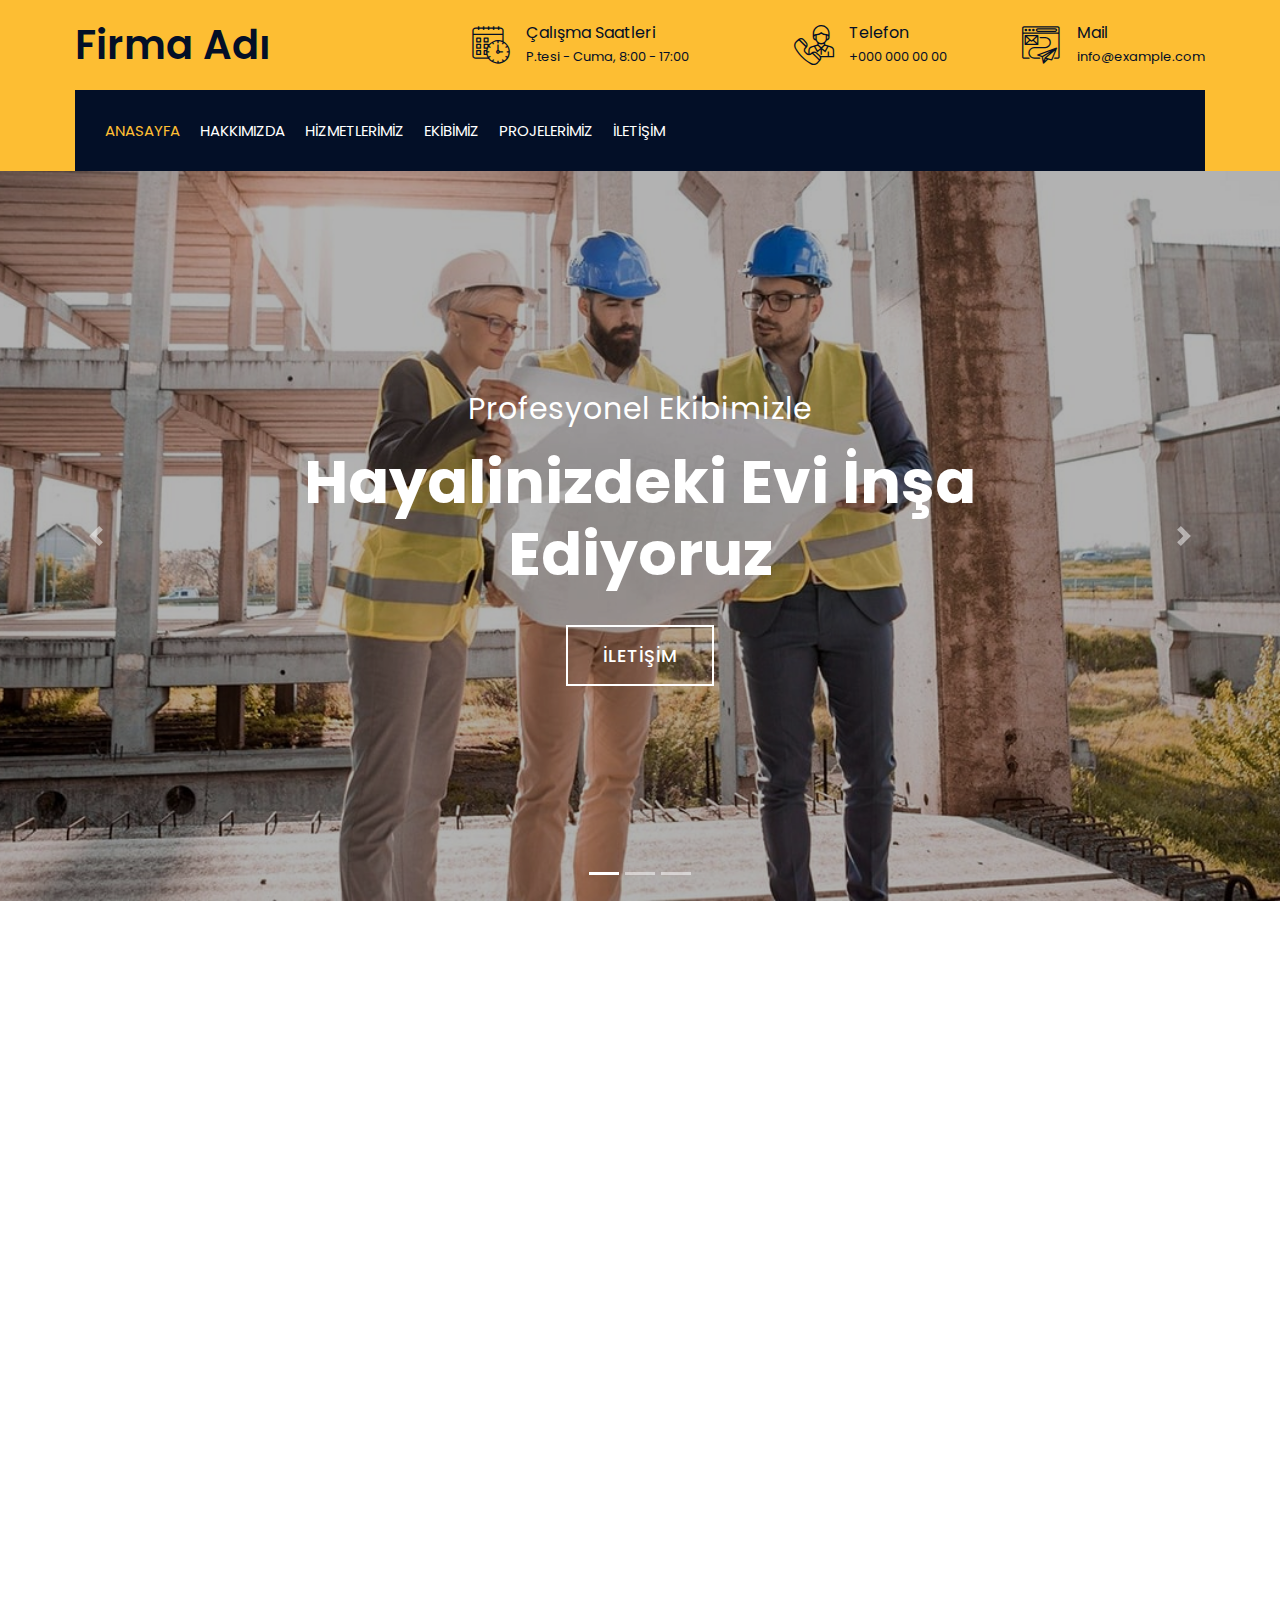
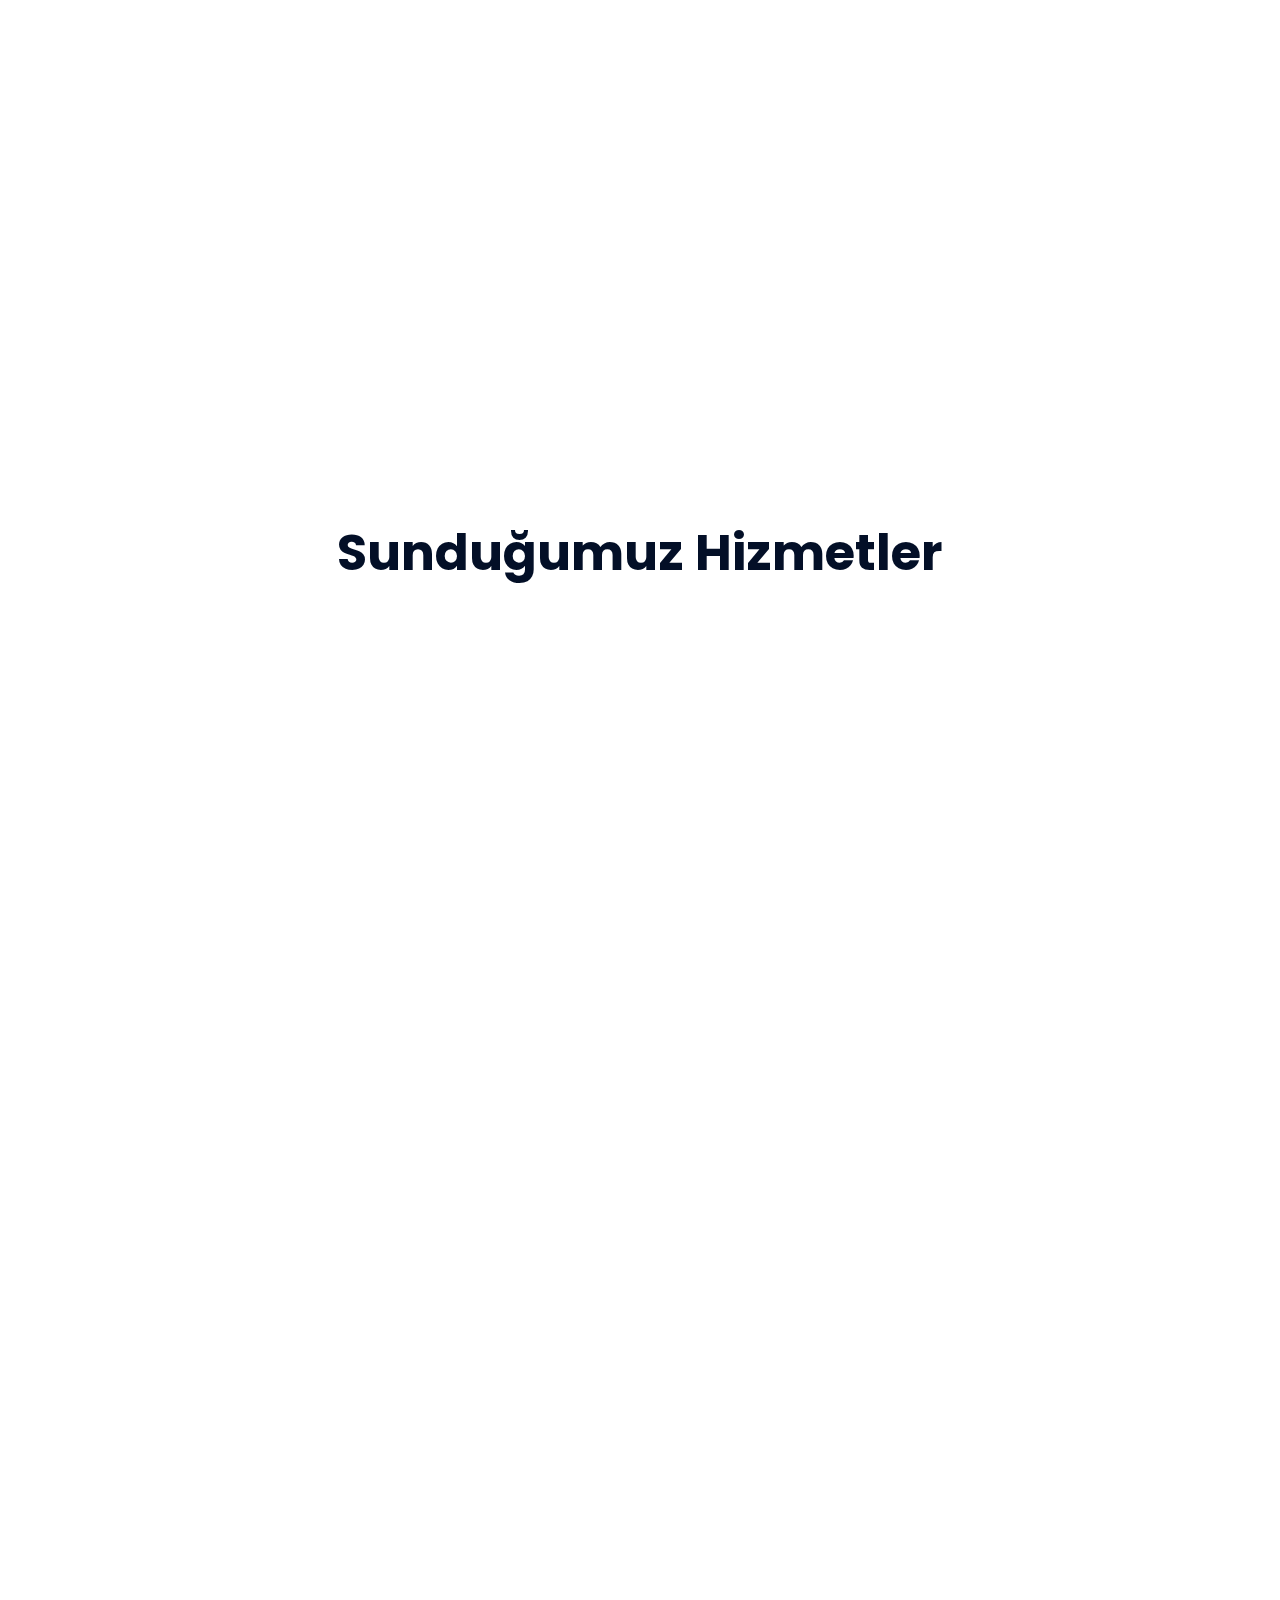
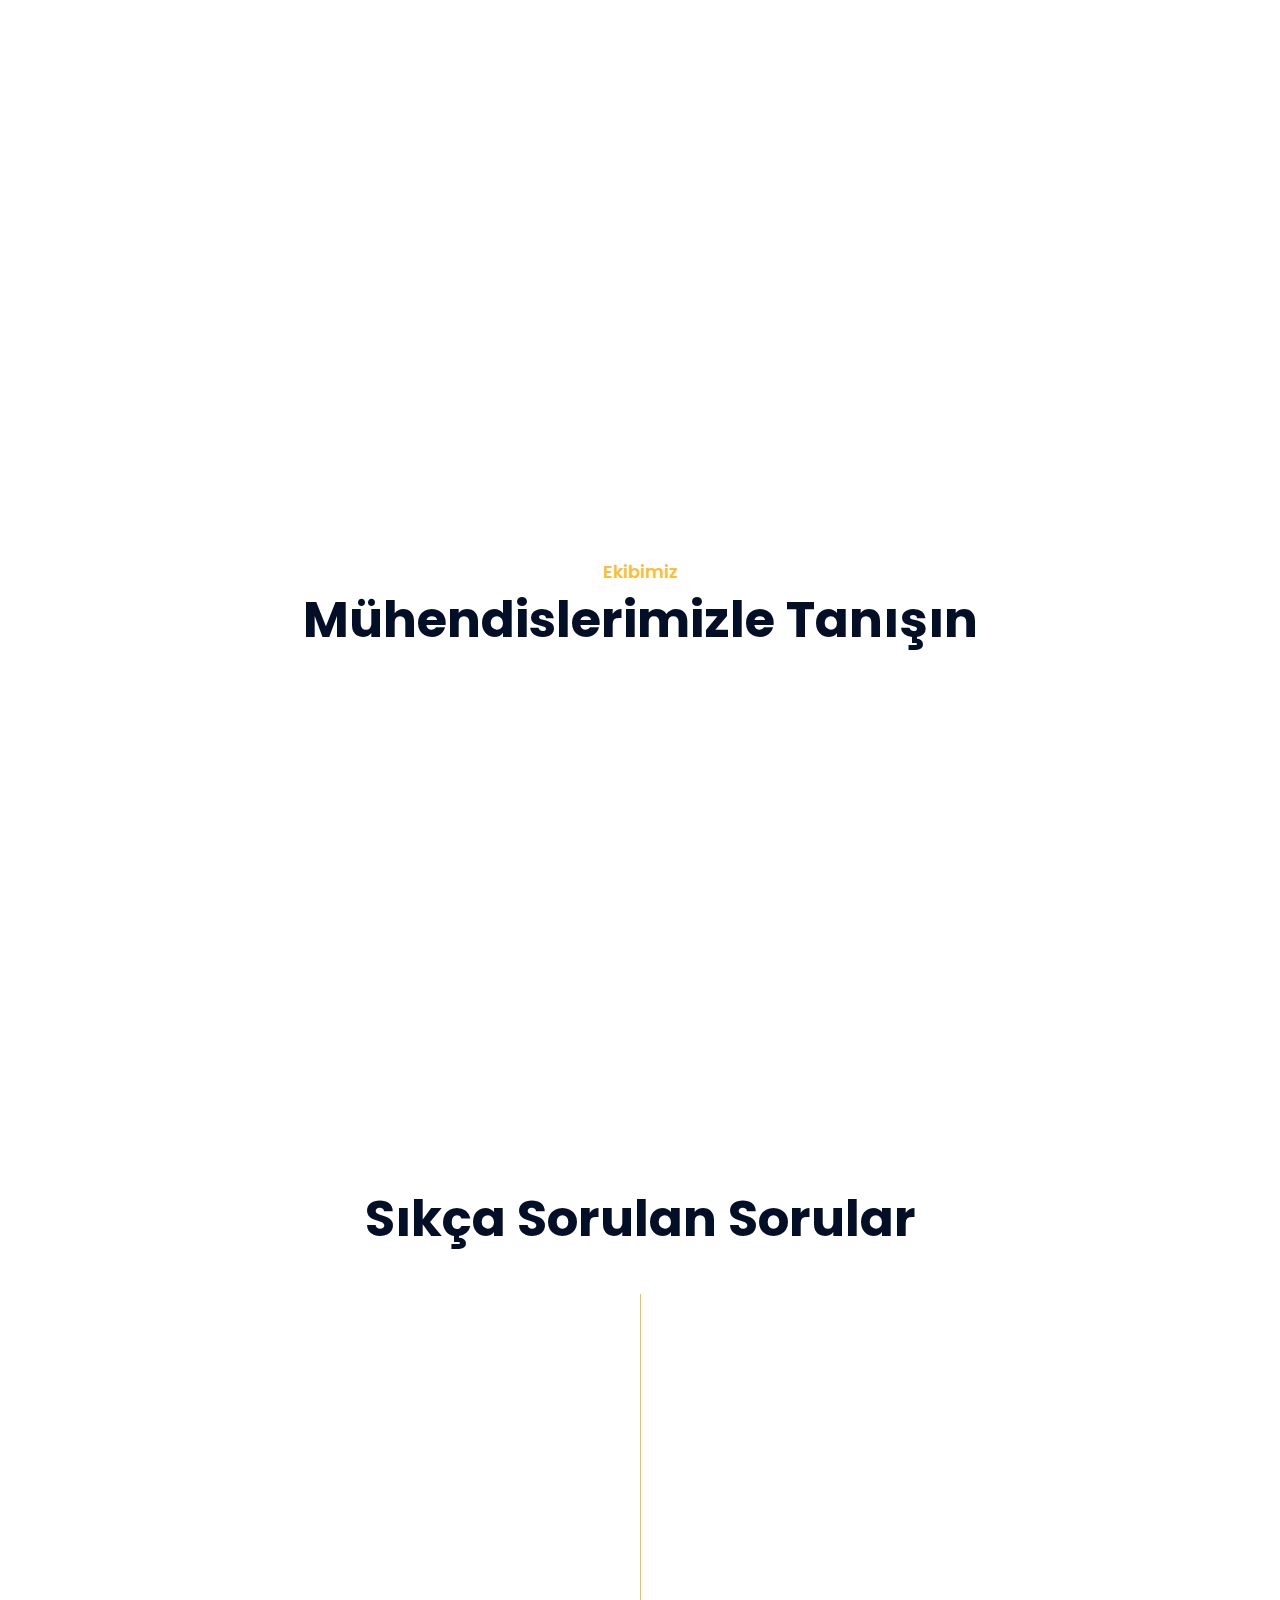
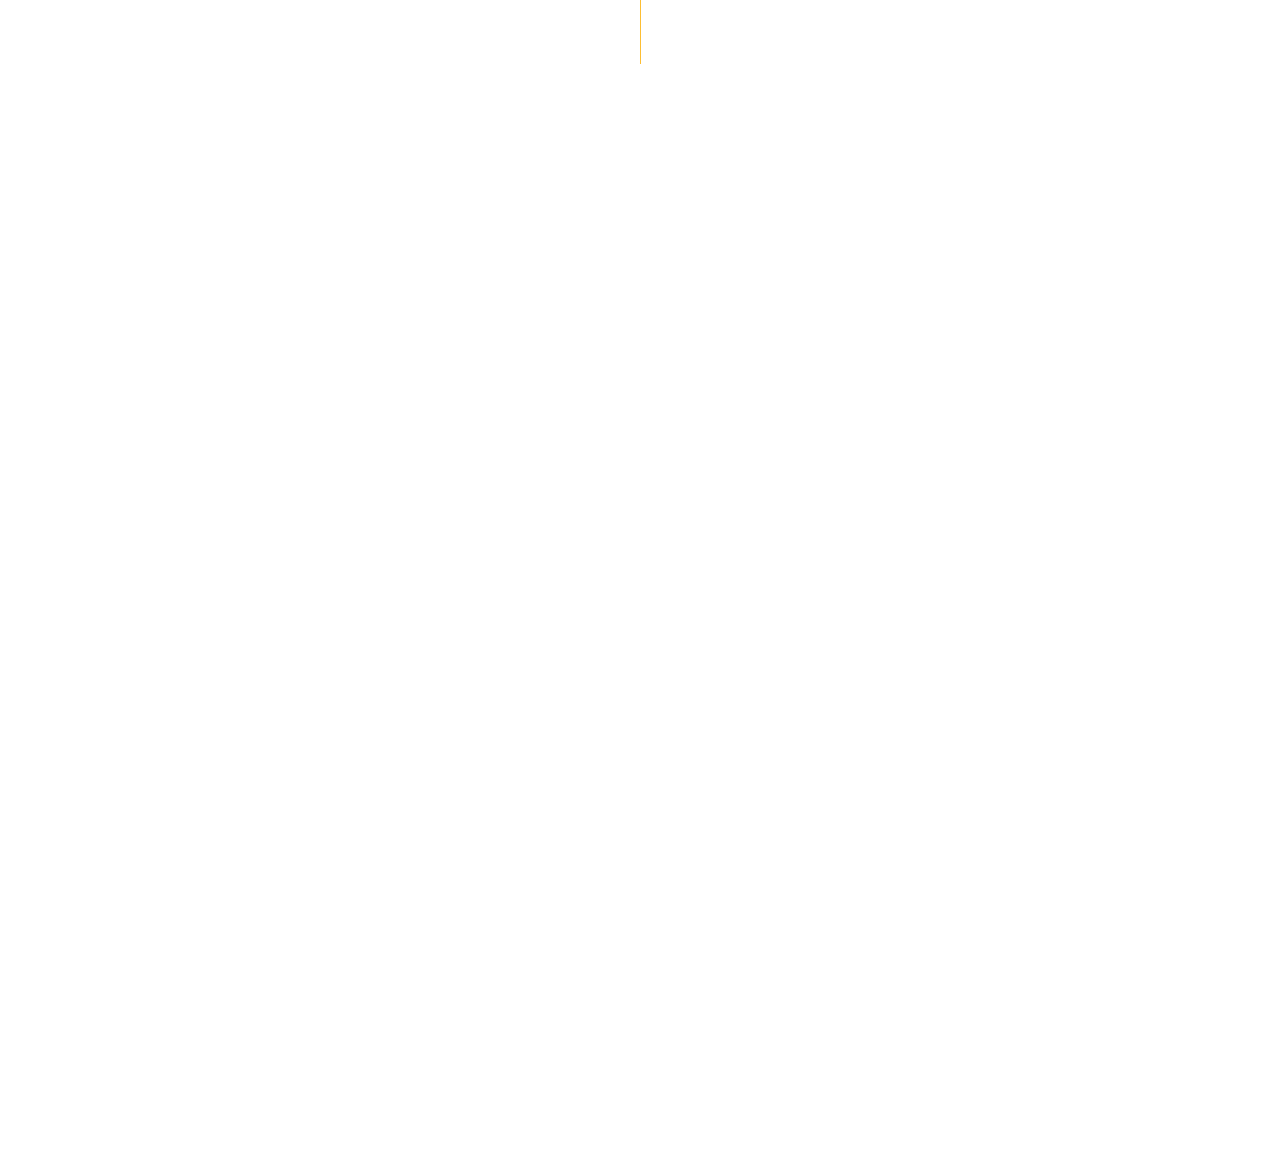
<file: index.html>
<!DOCTYPE html>
<html lang="en">
  <head>
    <meta charset="utf-8" />
    <title>Firma Adı - Anasayfa</title>
    <meta content="width=device-width, initial-scale=1.0" name="viewport" />
    <meta content="Construction Company Website Template" name="keywords" />
    <meta content="Construction Company Website Template" name="description" />

    <!-- Favicon -->
    <link href="img/favicon.ico" rel="icon" />

    <!-- Google Font -->
    <link
      href="https://fonts.googleapis.com/css2?family=Poppins:wght@100;200;300;400;500;600;700;800;900&display=swap"
      rel="stylesheet"
    />

    <!-- CSS Libraries -->
    <link
      href="https://stackpath.bootstrapcdn.com/bootstrap/4.4.1/css/bootstrap.min.css"
      rel="stylesheet"
    />
    <link
      href="https://cdnjs.cloudflare.com/ajax/libs/font-awesome/5.10.0/css/all.min.css"
      rel="stylesheet"
    />
    <link href="lib/flaticon/font/flaticon.css" rel="stylesheet" />
    <link href="lib/animate/animate.min.css" rel="stylesheet" />
    <link href="lib/owlcarousel/assets/owl.carousel.min.css" rel="stylesheet" />
    <link href="lib/lightbox/css/lightbox.min.css" rel="stylesheet" />
    <link href="lib/slick/slick.css" rel="stylesheet" />
    <link href="lib/slick/slick-theme.css" rel="stylesheet" />

    <!-- Template Stylesheet -->
    <link href="css/style.css" rel="stylesheet" />
  </head>

  <body>
    <div class="wrapper">
      <!-- Top Bar Start -->
      <div class="top-bar">
        <div class="container-fluid">
          <div class="row align-items-center">
            <div class="col-lg-4 col-md-12">
              <div class="logo">
                <a href="index.html">
                  <h1>Firma Adı</h1>
                  <!-- <img src="img/logo.jpg" alt="Logo"> -->
                </a>
              </div>
            </div>
            <div class="col-lg-8 col-md-7 d-none d-lg-block">
              <div class="row">
                <div class="col-4">
                  <div class="top-bar-item">
                    <div class="top-bar-icon">
                      <i class="flaticon-calendar"></i>
                    </div>
                    <div class="top-bar-text">
                      <h3>Çalışma Saatleri</h3>
                      <p>P.tesi - Cuma, 8:00 - 17:00</p>
                    </div>
                  </div>
                </div>
                <div class="col-4">
                  <div class="top-bar-item">
                    <div class="top-bar-icon">
                      <i class="flaticon-call"></i>
                    </div>
                    <div class="top-bar-text">
                      <h3>Telefon</h3>
                      <p>+000 000 00 00</p>
                    </div>
                  </div>
                </div>
                <div class="col-4">
                  <div class="top-bar-item">
                    <div class="top-bar-icon">
                      <i class="flaticon-send-mail"></i>
                    </div>
                    <div class="top-bar-text">
                      <h3>Mail</h3>
                      <p>info@example.com</p>
                    </div>
                  </div>
                </div>
              </div>
            </div>
          </div>
        </div>
      </div>
      <!-- Top Bar End -->

      <!-- Nav Bar Start -->
      <div class="nav-bar">
        <div class="container-fluid">
          <nav class="navbar navbar-expand-lg bg-dark navbar-dark">
            <a href="#" class="navbar-brand">MENÜ</a>
            <button
              type="button"
              class="navbar-toggler"
              data-toggle="collapse"
              data-target="#navbarCollapse"
            >
              <span class="navbar-toggler-icon"></span>
            </button>

            <div
              class="collapse navbar-collapse justify-content-between"
              id="navbarCollapse"
            >
              <div class="navbar-nav mr-auto">
                <a href="index.html" class="nav-item nav-link active"
                  >ANASAYFA</a
                >
                <a href="about.html" class="nav-item nav-link">HAKKIMIZDA</a>
                <a href="service.html" class="nav-item nav-link"
                  >HİZMETLERİMİZ</a
                >
                <a href="team.html" class="nav-item nav-link">EKİBİMİZ</a>
                <a href="portfolio.html" class="nav-item nav-link"
                  >PROJELERİMİZ</a
                >
                <!-- <div class="nav-item dropdown">
                  <a
                    href="#"
                    class="nav-link dropdown-toggle"
                    data-toggle="dropdown"
                    >Pages</a
                  >
                  <div class="dropdown-menu">
                    <a href="blog.html" class="dropdown-item">Blog Page</a>
                    <a href="single.html" class="dropdown-item">Single Page</a>
                  </div>
                </div> -->
                <a href="contact.html" class="nav-item nav-link">İLETİŞİM</a>
              </div>
              <!-- <div class="ml-auto">
                <a class="btn" href="https://freewebsitecode.com"
                  >Download All Template</a
                >
              </div> -->
            </div>
          </nav>
        </div>
      </div>
      <!-- Nav Bar End -->

      <!-- Carousel Start -->
      <div id="carousel" class="carousel slide" data-ride="carousel">
        <ol class="carousel-indicators">
          <li data-target="#carousel" data-slide-to="0" class="active"></li>
          <li data-target="#carousel" data-slide-to="1"></li>
          <li data-target="#carousel" data-slide-to="2"></li>
        </ol>
        <div class="carousel-inner">
          <div class="carousel-item active">
            <img src="img/carousel-1.jpg" alt="Carousel Image" />
            <div class="carousel-caption">
              <p class="animated fadeInRight">Profesyonel Ekibimizle</p>
              <h1 class="animated fadeInLeft">
                Hayalinizdeki Evi İnşa Ediyoruz
              </h1>
              <a class="btn animated fadeInUp" href="contact.html">İLETİŞİM</a>
            </div>
          </div>

          <div class="carousel-item">
            <img src="img/carousel-2.jpg" alt="Carousel Image" />
            <div class="carousel-caption">
              <p class="animated fadeInRight">Profesyonel Yapı</p>
              <h1 class="animated fadeInLeft">Yapınızı Özenle İnşa Ediyoruz</h1>
              <a class="btn animated fadeInUp" href="contact.html">İLETİŞİM</a>
            </div>
          </div>

          <div class="carousel-item">
            <img src="img/carousel-3.jpg" alt="Carousel Image" />
            <div class="carousel-caption">
              <h1 class="animated fadeInLeft">Hayalinizdeki Ev İçin</h1>
              <p class="animated fadeInRight">Bize Güvenebilirsiniz</p>
              <a class="btn animated fadeInUp" href="contact.html">İLETİŞİM</a>
            </div>
          </div>
        </div>

        <a
          class="carousel-control-prev"
          href="#carousel"
          role="button"
          data-slide="prev"
        >
          <span class="carousel-control-prev-icon" aria-hidden="true"></span>
          <span class="sr-only">Önceki</span>
        </a>
        <a
          class="carousel-control-next"
          href="#carousel"
          role="button"
          data-slide="next"
        >
          <span class="carousel-control-next-icon" aria-hidden="true"></span>
          <span class="sr-only">Sonraki</span>
        </a>
      </div>
      <!-- Carousel End -->

      <!-- Feature Start-->
      <div class="feature wow fadeInUp" data-wow-delay="0.1s">
        <div class="container-fluid">
          <div class="row align-items-center">
            <div class="col-lg-4 col-md-12">
              <div class="feature-item">
                <div class="feature-icon">
                  <i class="flaticon-worker"></i>
                </div>
                <div class="feature-text">
                  <h3>Uzman Çalışanlar</h3>
                  <p>
                    Lorem ipsum dolor sit amet elit. Phasus nec pretim ornare
                    velit non
                  </p>
                </div>
              </div>
            </div>
            <div class="col-lg-4 col-md-12">
              <div class="feature-item">
                <div class="feature-icon">
                  <i class="flaticon-building"></i>
                </div>
                <div class="feature-text">
                  <h3>Kaliteli İş</h3>
                  <p>
                    Lorem ipsum dolor sit amet elit. Phasus nec pretim ornare
                    velit non
                  </p>
                </div>
              </div>
            </div>
            <div class="col-lg-4 col-md-12">
              <div class="feature-item">
                <div class="feature-icon">
                  <i class="flaticon-call"></i>
                </div>
                <div class="feature-text">
                  <h3>7/24 Destek</h3>
                  <p>
                    Lorem ipsum dolor sit amet elit. Phasus nec pretim ornare
                    velit non
                  </p>
                </div>
              </div>
            </div>
          </div>
        </div>
      </div>
      <!-- Feature End-->

      <!-- About Start -->
      <div class="about wow fadeInUp" data-wow-delay="0.1s">
        <div class="container">
          <div class="row align-items-center">
            <div class="col-lg-5 col-md-6">
              <div class="about-img">
                <img src="img/about.jpg" alt="Image" />
              </div>
            </div>
            <div class="col-lg-7 col-md-6">
              <div class="section-header text-left">
                <p>firmaadı'na Hoş Geldiniz</p>
                <h2>25 Yıllık Tecrübe</h2>
              </div>
              <div class="about-text">
                <p>
                  Lorem ipsum dolor sit amet, consectetur adipiscing elit.
                  Phasellus nec pretium mi. Curabitur facilisis ornare velit non
                  vulputate. Aliquam metus tortor, auctor id gravida
                  condimentum, viverra quis sem.
                </p>
                <p>
                  Lorem ipsum dolor sit amet, consectetur adipiscing elit.
                  Phasellus nec pretium mi. Curabitur facilisis ornare velit non
                  vulputate. Aliquam metus tortor, auctor id gravida
                  condimentum, viverra quis sem. Curabitur non nisl nec nisi
                  scelerisque maximus. Aenean consectetur convallis porttitor.
                  Aliquam interdum at lacus non blandit.
                </p>
                <a class="btn" href="">Daha Fazla...</a>
              </div>
            </div>
          </div>
        </div>
      </div>
      <!-- About End -->

      <!-- Fact Start -->
      <div class="fact">
        <div class="container-fluid">
          <div class="row counters">
            <div class="col-md-6 fact-left wow slideInLeft">
              <div class="row">
                <div class="col-6">
                  <div class="fact-icon">
                    <i class="flaticon-worker"></i>
                  </div>
                  <div class="fact-text">
                    <h2 data-toggle="counter-up">109</h2>
                    <p>Uzman Personel</p>
                  </div>
                </div>
                <div class="col-6">
                  <div class="fact-icon">
                    <i class="flaticon-building"></i>
                  </div>
                  <div class="fact-text">
                    <h2 data-toggle="counter-up">485</h2>
                    <p>Mutlu Müşteri</p>
                  </div>
                </div>
              </div>
            </div>
            <div class="col-md-6 fact-right wow slideInRight">
              <div class="row">
                <div class="col-6">
                  <div class="fact-icon">
                    <i class="flaticon-address"></i>
                  </div>
                  <div class="fact-text">
                    <h2 data-toggle="counter-up">789</h2>
                    <p>Tamamlanmış Proje</p>
                  </div>
                </div>
                <div class="col-6">
                  <div class="fact-icon">
                    <i class="flaticon-crane"></i>
                  </div>
                  <div class="fact-text">
                    <h2 data-toggle="counter-up">890</h2>
                    <p>Devam Eden Proje</p>
                  </div>
                </div>
              </div>
            </div>
          </div>
        </div>
      </div>
      <!-- Fact End -->

      <!-- Service Start -->
      <div class="service">
        <div class="container">
          <div class="section-header text-center">
            <!-- <p>Our Services</p> -->
            <h2>Sunduğumuz Hizmetler</h2>
          </div>
          <div class="row">
            <div class="col-lg-4 col-md-6 wow fadeInUp" data-wow-delay="0.1s">
              <div class="service-item">
                <div class="service-img">
                  <img src="img/service-1.jpg" alt="Image" />
                  <div class="service-overlay">
                    <p>
                      Lorem ipsum dolor sit amet, consectetur adipiscing elit.
                      Phasellus nec pretium mi. Curabitur facilisis ornare velit
                      non vulputate. Aliquam metus tortor, auctor id gravida
                      condimentum, viverra quis sem.
                    </p>
                  </div>
                </div>
                <div class="service-text">
                  <h3>Bina İnşaatı</h3>
                  <a
                    class="btn"
                    href="img/service-1.jpg"
                    data-lightbox="service"
                    >+</a
                  >
                </div>
              </div>
            </div>
            <div class="col-lg-4 col-md-6 wow fadeInUp" data-wow-delay="0.2s">
              <div class="service-item">
                <div class="service-img">
                  <img src="img/service-2.jpg" alt="Image" />
                  <div class="service-overlay">
                    <p>
                      Lorem ipsum dolor sit amet, consectetur adipiscing elit.
                      Phasellus nec pretium mi. Curabitur facilisis ornare velit
                      non vulputate. Aliquam metus tortor, auctor id gravida
                      condimentum, viverra quis sem.
                    </p>
                  </div>
                </div>
                <div class="service-text">
                  <h3>Ev Yenileme</h3>
                  <a
                    class="btn"
                    href="img/service-2.jpg"
                    data-lightbox="service"
                    >+</a
                  >
                </div>
              </div>
            </div>
            <div class="col-lg-4 col-md-6 wow fadeInUp" data-wow-delay="0.3s">
              <div class="service-item">
                <div class="service-img">
                  <img src="img/service-3.jpg" alt="Image" />
                  <div class="service-overlay">
                    <p>
                      Lorem ipsum dolor sit amet, consectetur adipiscing elit.
                      Phasellus nec pretium mi. Curabitur facilisis ornare velit
                      non vulputate. Aliquam metus tortor, auctor id gravida
                      condimentum, viverra quis sem.
                    </p>
                  </div>
                </div>
                <div class="service-text">
                  <h3>Dış Tasarım</h3>
                  <a
                    class="btn"
                    href="img/service-3.jpg"
                    data-lightbox="service"
                    >+</a
                  >
                </div>
              </div>
            </div>
            <div class="col-lg-4 col-md-6 wow fadeInUp" data-wow-delay="0.4s">
              <div class="service-item">
                <div class="service-img">
                  <img src="img/service-4.jpg" alt="Image" />
                  <div class="service-overlay">
                    <p>
                      Lorem ipsum dolor sit amet, consectetur adipiscing elit.
                      Phasellus nec pretium mi. Curabitur facilisis ornare velit
                      non vulputate. Aliquam metus tortor, auctor id gravida
                      condimentum, viverra quis sem.
                    </p>
                  </div>
                </div>
                <div class="service-text">
                  <h3>İç Tasarım</h3>
                  <a
                    class="btn"
                    href="img/service-4.jpg"
                    data-lightbox="service"
                    >+</a
                  >
                </div>
              </div>
            </div>
            <div class="col-lg-4 col-md-6 wow fadeInUp" data-wow-delay="0.5s">
              <div class="service-item">
                <div class="service-img">
                  <img src="img/service-5.jpg" alt="Image" />
                  <div class="service-overlay">
                    <p>
                      Lorem ipsum dolor sit amet, consectetur adipiscing elit.
                      Phasellus nec pretium mi. Curabitur facilisis ornare velit
                      non vulputate. Aliquam metus tortor, auctor id gravida
                      condimentum, viverra quis sem.
                    </p>
                  </div>
                </div>
                <div class="service-text">
                  <h3>Sabitleme ve Destek</h3>
                  <a
                    class="btn"
                    href="img/service-5.jpg"
                    data-lightbox="service"
                    >+</a
                  >
                </div>
              </div>
            </div>
            <div class="col-lg-4 col-md-6 wow fadeInUp" data-wow-delay="0.6s">
              <div class="service-item">
                <div class="service-img">
                  <img src="img/service-6.jpg" alt="Image" />
                  <div class="service-overlay">
                    <p>
                      Lorem ipsum dolor sit amet, consectetur adipiscing elit.
                      Phasellus nec pretium mi. Curabitur facilisis ornare velit
                      non vulputate. Aliquam metus tortor, auctor id gravida
                      condimentum, viverra quis sem.
                    </p>
                  </div>
                </div>
                <div class="service-text">
                  <h3>Boya Hizmeti</h3>
                  <a
                    class="btn"
                    href="img/service-6.jpg"
                    data-lightbox="service"
                    >+</a
                  >
                </div>
              </div>
            </div>
          </div>
        </div>
      </div>
      <!-- Service End -->

      <!-- Video Start -->
      <div class="video wow fadeIn" data-wow-delay="0.1s">
        <div class="container">
          <button
            type="button"
            class="btn-play"
            data-toggle="modal"
            data-src="https://www.youtube.com/embed/DWRcNpR6Kdc"
            data-target="#videoModal"
          >
            <span></span>
          </button>
        </div>
      </div>

      <div
        class="modal fade"
        id="videoModal"
        tabindex="-1"
        role="dialog"
        aria-labelledby="exampleModalLabel"
        aria-hidden="true"
      >
        <div class="modal-dialog" role="document">
          <div class="modal-content">
            <div class="modal-body">
              <button
                type="button"
                class="close"
                data-dismiss="modal"
                aria-label="Close"
              >
                <span aria-hidden="true">&times;</span>
              </button>
              <!-- 16:9 aspect ratio -->
              <div class="embed-responsive embed-responsive-16by9">
                <iframe
                  class="embed-responsive-item"
                  src=""
                  id="video"
                  allowscriptaccess="always"
                  allow="autoplay"
                ></iframe>
              </div>
            </div>
          </div>
        </div>
      </div>
      <!-- Video End -->

      <!-- Team Start -->
      <div class="team">
        <div class="container">
          <div class="section-header text-center">
            <p>Ekibimiz</p>
            <h2>Mühendislerimizle Tanışın</h2>
          </div>
          <div class="row">
            <div class="col-lg-3 col-md-6 wow fadeInUp" data-wow-delay="0.1s">
              <div class="team-item">
                <div class="team-img">
                  <img src="img/team-1.jpg" alt="Team Image" />
                </div>
                <div class="team-text">
                  <h2>Mühendis 1</h2>
                  <p>CEO & Kurucu</p>
                </div>
                <div class="team-social">
                  <a class="social-tw" href=""
                    ><i class="fab fa-twitter"></i
                  ></a>
                  <a class="social-fb" href=""
                    ><i class="fab fa-facebook-f"></i
                  ></a>
                  <a class="social-li" href=""
                    ><i class="fab fa-linkedin-in"></i
                  ></a>
                  <a class="social-in" href=""
                    ><i class="fab fa-instagram"></i
                  ></a>
                </div>
              </div>
            </div>
            <div class="col-lg-3 col-md-6 wow fadeInUp" data-wow-delay="0.2s">
              <div class="team-item">
                <div class="team-img">
                  <img src="img/team-2.jpg" alt="Team Image" />
                </div>
                <div class="team-text">
                  <h2>Mühendis 1</h2>
                  <p>İnşaat Mühendisi</p>
                </div>
                <div class="team-social">
                  <a class="social-tw" href=""
                    ><i class="fab fa-twitter"></i
                  ></a>
                  <a class="social-fb" href=""
                    ><i class="fab fa-facebook-f"></i
                  ></a>
                  <a class="social-li" href=""
                    ><i class="fab fa-linkedin-in"></i
                  ></a>
                  <a class="social-in" href=""
                    ><i class="fab fa-instagram"></i
                  ></a>
                </div>
              </div>
            </div>
            <div class="col-lg-3 col-md-6 wow fadeInUp" data-wow-delay="0.3s">
              <div class="team-item">
                <div class="team-img">
                  <img src="img/team-3.jpg" alt="Team Image" />
                </div>
                <div class="team-text">
                  <h2>Mühendis 3</h2>
                  <p>İç Mimar</p>
                </div>
                <div class="team-social">
                  <a class="social-tw" href=""
                    ><i class="fab fa-twitter"></i
                  ></a>
                  <a class="social-fb" href=""
                    ><i class="fab fa-facebook-f"></i
                  ></a>
                  <a class="social-li" href=""
                    ><i class="fab fa-linkedin-in"></i
                  ></a>
                  <a class="social-in" href=""
                    ><i class="fab fa-instagram"></i
                  ></a>
                </div>
              </div>
            </div>
            <div class="col-lg-3 col-md-6 wow fadeInUp" data-wow-delay="0.4s">
              <div class="team-item">
                <div class="team-img">
                  <img src="img/team-4.jpg" alt="Team Image" />
                </div>
                <div class="team-text">
                  <h2>Mühendis 4</h2>
                  <p>Boya Uzmanı</p>
                </div>
                <div class="team-social">
                  <a class="social-tw" href=""
                    ><i class="fab fa-twitter"></i
                  ></a>
                  <a class="social-fb" href=""
                    ><i class="fab fa-facebook-f"></i
                  ></a>
                  <a class="social-li" href=""
                    ><i class="fab fa-linkedin-in"></i
                  ></a>
                  <a class="social-in" href=""
                    ><i class="fab fa-instagram"></i
                  ></a>
                </div>
              </div>
            </div>
          </div>
        </div>
      </div>
      <!-- Team End -->

      <!-- FAQs Start -->
      <div class="faqs">
        <div class="container">
          <div class="section-header text-center">
            <!-- <p>Sıkça Sorulan Sorular</p> -->
            <h2>Sıkça Sorulan Sorular</h2>
          </div>
          <div class="row">
            <div class="col-md-6">
              <div id="accordion-1">
                <div class="card wow fadeInLeft" data-wow-delay="0.1s">
                  <div class="card-header">
                    <a
                      class="card-link collapsed"
                      data-toggle="collapse"
                      href="#collapseOne"
                    >
                      Lorem ipsum dolor sit amet?
                    </a>
                  </div>
                  <div
                    id="collapseOne"
                    class="collapse"
                    data-parent="#accordion-1"
                  >
                    <div class="card-body">
                      Lorem ipsum dolor sit amet, consectetur adipiscing elit.
                      Phasellus nec pretium mi. Curabitur facilisis ornare velit
                      non.
                    </div>
                  </div>
                </div>
                <div class="card wow fadeInLeft" data-wow-delay="0.2s">
                  <div class="card-header">
                    <a
                      class="card-link collapsed"
                      data-toggle="collapse"
                      href="#collapseTwo"
                    >
                      Lorem ipsum dolor sit amet?
                    </a>
                  </div>
                  <div
                    id="collapseTwo"
                    class="collapse"
                    data-parent="#accordion-1"
                  >
                    <div class="card-body">
                      Lorem ipsum dolor sit amet, consectetur adipiscing elit.
                      Phasellus nec pretium mi. Curabitur facilisis ornare velit
                      non.
                    </div>
                  </div>
                </div>
                <div class="card wow fadeInLeft" data-wow-delay="0.3s">
                  <div class="card-header">
                    <a
                      class="card-link collapsed"
                      data-toggle="collapse"
                      href="#collapseThree"
                    >
                      Lorem ipsum dolor sit amet?
                    </a>
                  </div>
                  <div
                    id="collapseThree"
                    class="collapse"
                    data-parent="#accordion-1"
                  >
                    <div class="card-body">
                      Lorem ipsum dolor sit amet, consectetur adipiscing elit.
                      Phasellus nec pretium mi. Curabitur facilisis ornare velit
                      non.
                    </div>
                  </div>
                </div>
                <div class="card wow fadeInLeft" data-wow-delay="0.4s">
                  <div class="card-header">
                    <a
                      class="card-link collapsed"
                      data-toggle="collapse"
                      href="#collapseFour"
                    >
                      Lorem ipsum dolor sit amet?
                    </a>
                  </div>
                  <div
                    id="collapseFour"
                    class="collapse"
                    data-parent="#accordion-1"
                  >
                    <div class="card-body">
                      Lorem ipsum dolor sit amet, consectetur adipiscing elit.
                      Phasellus nec pretium mi. Curabitur facilisis ornare velit
                      non.
                    </div>
                  </div>
                </div>
                <div class="card wow fadeInLeft" data-wow-delay="0.5s">
                  <div class="card-header">
                    <a
                      class="card-link collapsed"
                      data-toggle="collapse"
                      href="#collapseFive"
                    >
                      Lorem ipsum dolor sit amet?
                    </a>
                  </div>
                  <div
                    id="collapseFive"
                    class="collapse"
                    data-parent="#accordion-1"
                  >
                    <div class="card-body">
                      Lorem ipsum dolor sit amet, consectetur adipiscing elit.
                      Phasellus nec pretium mi. Curabitur facilisis ornare velit
                      non.
                    </div>
                  </div>
                </div>
              </div>
            </div>
            <div class="col-md-6">
              <div id="accordion-2">
                <div class="card wow fadeInRight" data-wow-delay="0.1s">
                  <div class="card-header">
                    <a
                      class="card-link collapsed"
                      data-toggle="collapse"
                      href="#collapseSix"
                    >
                      Lorem ipsum dolor sit amet?
                    </a>
                  </div>
                  <div
                    id="collapseSix"
                    class="collapse"
                    data-parent="#accordion-2"
                  >
                    <div class="card-body">
                      Lorem ipsum dolor sit amet, consectetur adipiscing elit.
                      Phasellus nec pretium mi. Curabitur facilisis ornare velit
                      non.
                    </div>
                  </div>
                </div>
                <div class="card wow fadeInRight" data-wow-delay="0.2s">
                  <div class="card-header">
                    <a
                      class="card-link collapsed"
                      data-toggle="collapse"
                      href="#collapseSeven"
                    >
                      Lorem ipsum dolor sit amet?
                    </a>
                  </div>
                  <div
                    id="collapseSeven"
                    class="collapse"
                    data-parent="#accordion-2"
                  >
                    <div class="card-body">
                      Lorem ipsum dolor sit amet, consectetur adipiscing elit.
                      Phasellus nec pretium mi. Curabitur facilisis ornare velit
                      non.
                    </div>
                  </div>
                </div>
                <div class="card wow fadeInRight" data-wow-delay="0.3s">
                  <div class="card-header">
                    <a
                      class="card-link collapsed"
                      data-toggle="collapse"
                      href="#collapseEight"
                    >
                      Lorem ipsum dolor sit amet?
                    </a>
                  </div>
                  <div
                    id="collapseEight"
                    class="collapse"
                    data-parent="#accordion-2"
                  >
                    <div class="card-body">
                      Lorem ipsum dolor sit amet, consectetur adipiscing elit.
                      Phasellus nec pretium mi. Curabitur facilisis ornare velit
                      non.
                    </div>
                  </div>
                </div>
                <div class="card wow fadeInRight" data-wow-delay="0.4s">
                  <div class="card-header">
                    <a
                      class="card-link collapsed"
                      data-toggle="collapse"
                      href="#collapseNine"
                    >
                      Lorem ipsum dolor sit amet?
                    </a>
                  </div>
                  <div
                    id="collapseNine"
                    class="collapse"
                    data-parent="#accordion-2"
                  >
                    <div class="card-body">
                      Lorem ipsum dolor sit amet, consectetur adipiscing elit.
                      Phasellus nec pretium mi. Curabitur facilisis ornare velit
                      non.
                    </div>
                  </div>
                </div>
                <div class="card wow fadeInRight" data-wow-delay="0.5s">
                  <div class="card-header">
                    <a
                      class="card-link collapsed"
                      data-toggle="collapse"
                      href="#collapseTen"
                    >
                      Lorem ipsum dolor sit amet?
                    </a>
                  </div>
                  <div
                    id="collapseTen"
                    class="collapse"
                    data-parent="#accordion-2"
                  >
                    <div class="card-body">
                      Lorem ipsum dolor sit amet, consectetur adipiscing elit.
                      Phasellus nec pretium mi. Curabitur facilisis ornare velit
                      non.
                    </div>
                  </div>
                </div>
              </div>
            </div>
          </div>
        </div>
      </div>
      <!-- FAQs End -->

      <!-- Testimonial Start -->
      <div class="testimonial wow fadeIn" data-wow-delay="0.1s">
        <div class="container">
          <div class="row">
            <div class="col-12">
              <div class="testimonial-slider-nav">
                <div class="slider-nav">
                  <img src="img/testimonial-1.jpg" alt="Testimonial" />
                </div>
                <div class="slider-nav">
                  <img src="img/testimonial-2.jpg" alt="Testimonial" />
                </div>
                <div class="slider-nav">
                  <img src="img/testimonial-3.jpg" alt="Testimonial" />
                </div>
                <div class="slider-nav">
                  <img src="img/testimonial-4.jpg" alt="Testimonial" />
                </div>
                <div class="slider-nav">
                  <img src="img/testimonial-1.jpg" alt="Testimonial" />
                </div>
                <div class="slider-nav">
                  <img src="img/testimonial-2.jpg" alt="Testimonial" />
                </div>
                <div class="slider-nav">
                  <img src="img/testimonial-3.jpg" alt="Testimonial" />
                </div>
                <div class="slider-nav">
                  <img src="img/testimonial-4.jpg" alt="Testimonial" />
                </div>
              </div>
            </div>
          </div>
          <div class="row">
            <div class="col-12">
              <div class="testimonial-slider">
                <div class="slider-item">
                  <h3>Müşteri Adı</h3>
                  <h4>mesleği</h4>
                  <p>
                    Lorem ipsum dolor sit amet, consectetur adipiscing elit.
                    Phasellus nec pretium mi. Curabitur facilisis ornare velit
                    non vulputate. Aliquam metus tortor, auctor id gravida
                    condimentum, viverra quis sem. Curabitur non nisl nec nisi
                    scelerisque maximus.
                  </p>
                </div>
                <div class="slider-item">
                  <h3>Müşteri Adı</h3>
                  <h4>mesleği</h4>
                  <p>
                    Lorem ipsum dolor sit amet, consectetur adipiscing elit.
                    Phasellus nec pretium mi. Curabitur facilisis ornare velit
                    non vulputate. Aliquam metus tortor, auctor id gravida
                    condimentum, viverra quis sem. Curabitur non nisl nec nisi
                    scelerisque maximus.
                  </p>
                </div>
                <div class="slider-item">
                  <h3>Müşteri Adı</h3>
                  <h4>mesleği</h4>
                  <p>
                    Lorem ipsum dolor sit amet, consectetur adipiscing elit.
                    Phasellus nec pretium mi. Curabitur facilisis ornare velit
                    non vulputate. Aliquam metus tortor, auctor id gravida
                    condimentum, viverra quis sem. Curabitur non nisl nec nisi
                    scelerisque maximus.
                  </p>
                </div>
                <div class="slider-item">
                  <h3>Müşteri Adı</h3>
                  <h4>mesleği</h4>
                  <p>
                    Lorem ipsum dolor sit amet, consectetur adipiscing elit.
                    Phasellus nec pretium mi. Curabitur facilisis ornare velit
                    non vulputate. Aliquam metus tortor, auctor id gravida
                    condimentum, viverra quis sem. Curabitur non nisl nec nisi
                    scelerisque maximus.
                  </p>
                </div>
                <div class="slider-item">
                  <h3>Müşteri Adı</h3>
                  <h4>mesleği</h4>
                  <p>
                    Lorem ipsum dolor sit amet, consectetur adipiscing elit.
                    Phasellus nec pretium mi. Curabitur facilisis ornare velit
                    non vulputate. Aliquam metus tortor, auctor id gravida
                    condimentum, viverra quis sem. Curabitur non nisl nec nisi
                    scelerisque maximus.
                  </p>
                </div>
                <div class="slider-item">
                  <h3>Müşteri Adı</h3>
                  <h4>mesleği</h4>
                  <p>
                    Lorem ipsum dolor sit amet, consectetur adipiscing elit.
                    Phasellus nec pretium mi. Curabitur facilisis ornare velit
                    non vulputate. Aliquam metus tortor, auctor id gravida
                    condimentum, viverra quis sem. Curabitur non nisl nec nisi
                    scelerisque maximus.
                  </p>
                </div>
                <div class="slider-item">
                  <h3>Müşteri Adı</h3>
                  <h4>mesleği</h4>
                  <p>
                    Lorem ipsum dolor sit amet, consectetur adipiscing elit.
                    Phasellus nec pretium mi. Curabitur facilisis ornare velit
                    non vulputate. Aliquam metus tortor, auctor id gravida
                    condimentum, viverra quis sem. Curabitur non nisl nec nisi
                    scelerisque maximus.
                  </p>
                </div>
                <div class="slider-item">
                  <h3>Müşteri Adı</h3>
                  <h4>mesleği</h4>
                  <p>
                    Lorem ipsum dolor sit amet, consectetur adipiscing elit.
                    Phasellus nec pretium mi. Curabitur facilisis ornare velit
                    non vulputate. Aliquam metus tortor, auctor id gravida
                    condimentum, viverra quis sem. Curabitur non nisl nec nisi
                    scelerisque maximus.
                  </p>
                </div>
              </div>
            </div>
          </div>
        </div>
      </div>
      <!-- Testimonial End -->

      <!-- Blog Start -->
      <!-- <div class="blog">
        <div class="container">
          <div class="section-header text-center">
            <p>Latest Blog</p>
            <h2>Latest From Our Blog</h2>
          </div>
          <div class="row">
            <div class="col-lg-4 col-md-6 wow fadeInUp" data-wow-delay="0.2s">
              <div class="blog-item">
                <div class="blog-img">
                  <img src="img/blog-1.jpg" alt="Image" />
                </div>
                <div class="blog-title">
                  <h3>Lorem ipsum dolor sit</h3>
                  <a class="btn" href="">+</a>
                </div>
                <div class="blog-meta">
                  <p>By<a href="">Admin</a></p>
                  <p>In<a href="">Construction</a></p>
                </div>
                <div class="blog-text">
                  <p>
                    Lorem ipsum dolor sit amet elit. Phasellus nec pretium mi.
                    Curabitur facilisis ornare velit non vulputate. Aliquam
                    metus tortor
                  </p>
                </div>
              </div>
            </div>
            <div class="col-lg-4 col-md-6 wow fadeInUp">
              <div class="blog-item">
                <div class="blog-img">
                  <img src="img/blog-2.jpg" alt="Image" />
                </div>
                <div class="blog-title">
                  <h3>Lorem ipsum dolor sit</h3>
                  <a class="btn" href="">+</a>
                </div>
                <div class="blog-meta">
                  <p>By<a href="">Admin</a></p>
                  <p>In<a href="">Construction</a></p>
                </div>
                <div class="blog-text">
                  <p>
                    Lorem ipsum dolor sit amet elit. Phasellus nec pretium mi.
                    Curabitur facilisis ornare velit non vulputate. Aliquam
                    metus tortor
                  </p>
                </div>
              </div>
            </div>
            <div class="col-lg-4 col-md-6 wow fadeInUp" data-wow-delay="0.2s">
              <div class="blog-item">
                <div class="blog-img">
                  <img src="img/blog-3.jpg" alt="Image" />
                </div>
                <div class="blog-title">
                  <h3>Lorem ipsum dolor sit</h3>
                  <a class="btn" href="">+</a>
                </div>
                <div class="blog-meta">
                  <p>By<a href="">Admin</a></p>
                  <p>In<a href="">Construction</a></p>
                </div>
                <div class="blog-text">
                  <p>
                    Lorem ipsum dolor sit amet elit. Phasellus nec pretium mi.
                    Curabitur facilisis ornare velit non vulputate. Aliquam
                    metus tortor
                  </p>
                </div>
              </div>
            </div>
          </div>
        </div>
      </div> -->
      <!-- Blog End -->

      <!-- Footer Start -->
      <div class="footer wow fadeIn" data-wow-delay="0.3s">
        <div class="container">
          <div class="row">
            <div class="col-md-6 col-lg-3">
              <div class="footer-contact">
                <h2>Ofis Bilgisi</h2>
                <p><i class="fa fa-map-marker-alt"></i>Şehir, Semt, Mahalle</p>
                <p><i class="fa fa-phone-alt"></i>+000 000 00</p>
                <p><i class="fa fa-envelope"></i>info@example.com</p>
                <div class="footer-social">
                  <a href="#"><i class="fab fa-twitter"></i></a>
                  <a href="#"><i class="fab fa-facebook-f"></i></a>
                  <a href="#"><i class="fab fa-linkedin-in"></i></a>
                  <a href="#"><i class="fab fa-instagram"></i></a>
                  <a href="#"><i class="fab fa-youtube"></i></a>
                </div>
              </div>
            </div>
            <div class="col-md-6 col-lg-3">
              <div class="footer-link">
                <h2>Hizmet Alanlarımız</h2>
                <a href="">Bina İnşaatı</a>
                <a href="">Ev Yenileme</a>
                <a href="">Dış Tasarım</a>
                <a href="">İç Tasarım</a>
                <a href="">Boya Hizmeti</a>
              </div>
            </div>
            <div class="col-md-6 col-lg-3">
              <div class="footer-link">
                <h2>Sayfalarımız</h2>
                <a href="">Hakkımızda</a>
                <a href="">İletişim</a>
                <a href="">Ekibimiz</a>
                <a href="">Projelerimiz</a>
                <a href="">Referanslarımız</a>
              </div>
            </div>
            <!-- <div class="col-md-6 col-lg-3">
              <div class="newsletter">
                <h2>Newsletter</h2>
                <p>
                  Lorem ipsum dolor sit amet elit. Phasellus nec pretium mi.
                  Curabitur facilisis ornare velit non vulpu
                </p>
                <div class="form">
                  <input class="form-control" placeholder="Email here" />
                  <button class="btn">Submit</button>
                </div>
              </div>
            </div> -->
          </div>
        </div>
        <!-- <div class="container footer-menu">
          <div class="f-menu">
            <a href="">Terms of use</a>
            <a href="">Privacy policy</a>
            <a href="">Cookies</a>
            <a href="">Help</a>
            <a href="">FQAs</a>
          </div>
        </div> -->
        <div class="container copyright">
          <div class="row">
            <div class="col-md-6">
              <p>
                &copy; <a href="https://freewebsitecode.com">firma adı</a>, Tüm
                Hakları Saklıdır.
              </p>
            </div>

            <div class="col-md-6">
              <p>
                Bu site bir
                <a href="https://freewebsitecode.com">ZRNSOFT</a> projesidir.
              </p>
            </div>
          </div>
        </div>
      </div>
      <!-- Footer End -->

      <a href="#" class="back-to-top"><i class="fa fa-chevron-up"></i></a>
    </div>

    <!-- JavaScript Libraries -->
    <script src="https://code.jquery.com/jquery-3.4.1.min.js"></script>
    <script src="https://stackpath.bootstrapcdn.com/bootstrap/4.4.1/js/bootstrap.bundle.min.js"></script>
    <script src="lib/easing/easing.min.js"></script>
    <script src="lib/wow/wow.min.js"></script>
    <script src="lib/owlcarousel/owl.carousel.min.js"></script>
    <script src="lib/isotope/isotope.pkgd.min.js"></script>
    <script src="lib/lightbox/js/lightbox.min.js"></script>
    <script src="lib/waypoints/waypoints.min.js"></script>
    <script src="lib/counterup/counterup.min.js"></script>
    <script src="lib/slick/slick.min.js"></script>

    <!-- Template Javascript -->
    <script src="js/main.js"></script>
  </body>
</html>
</file>
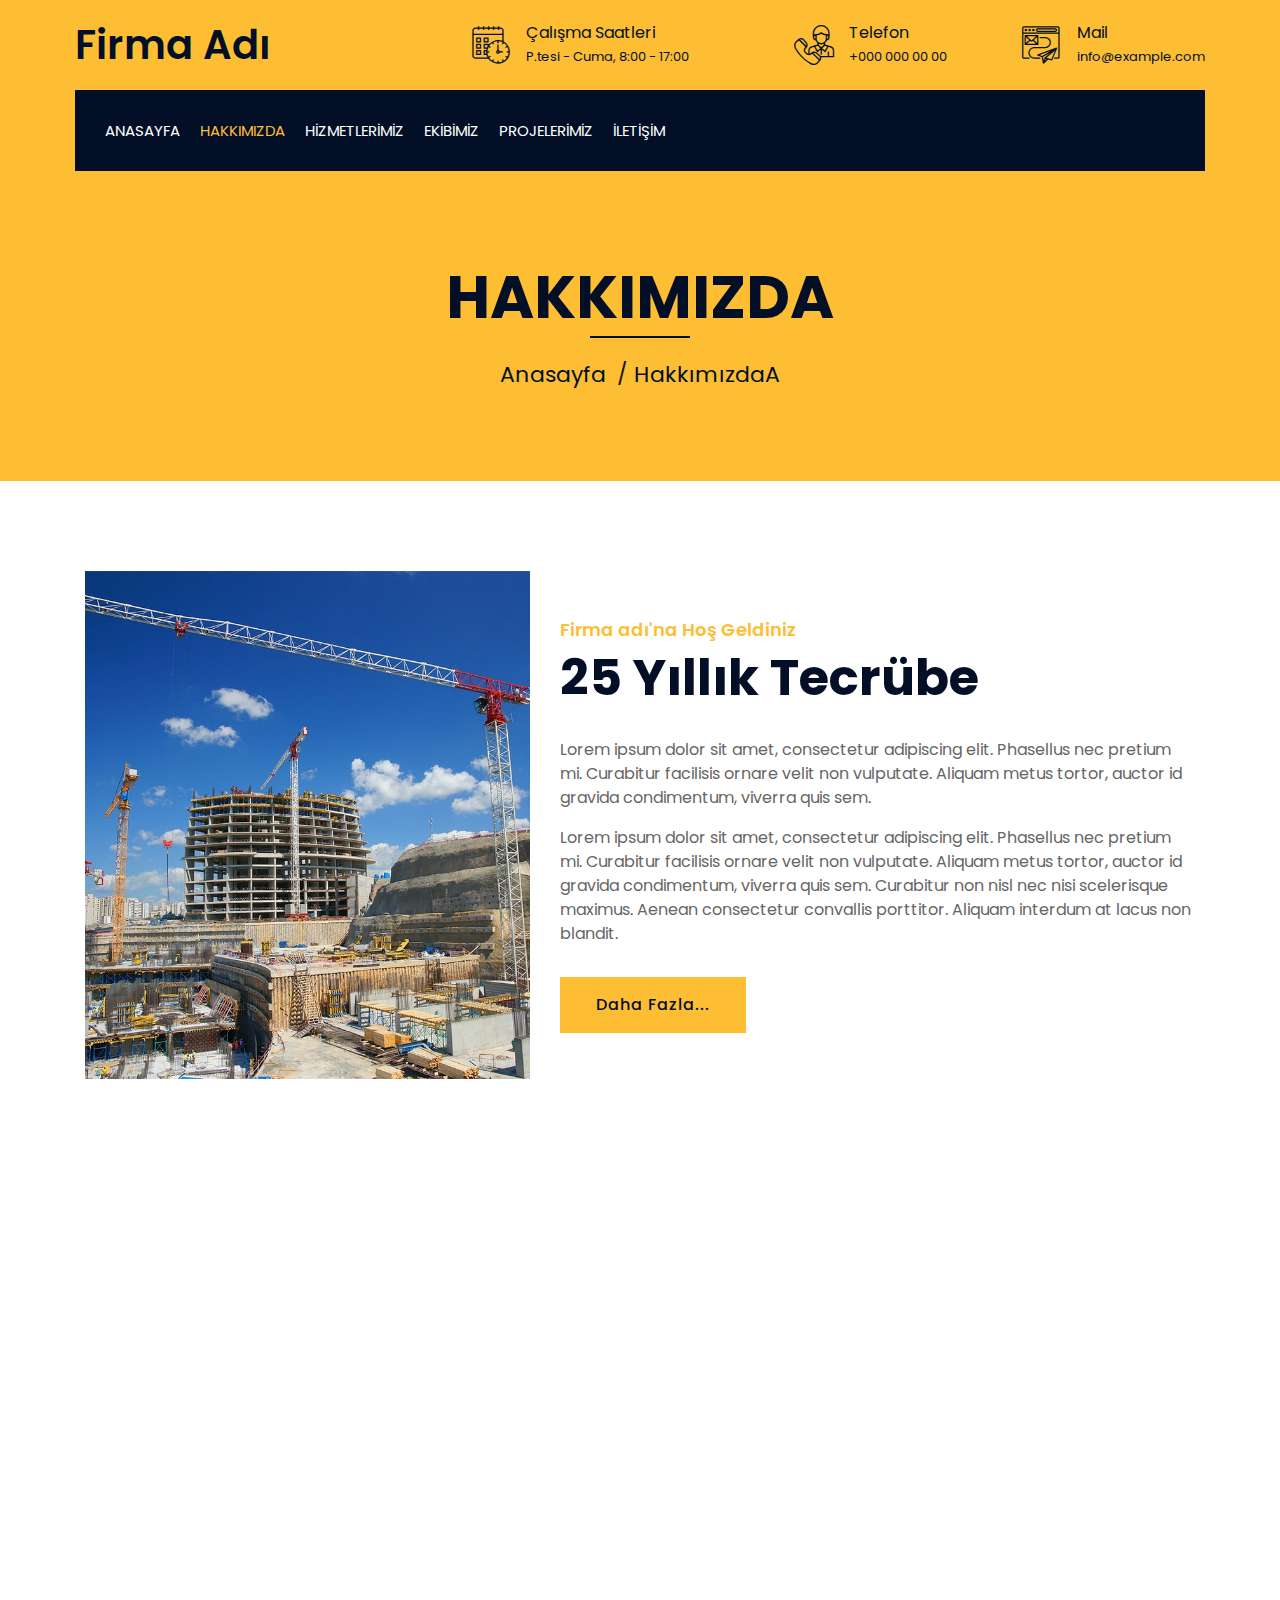
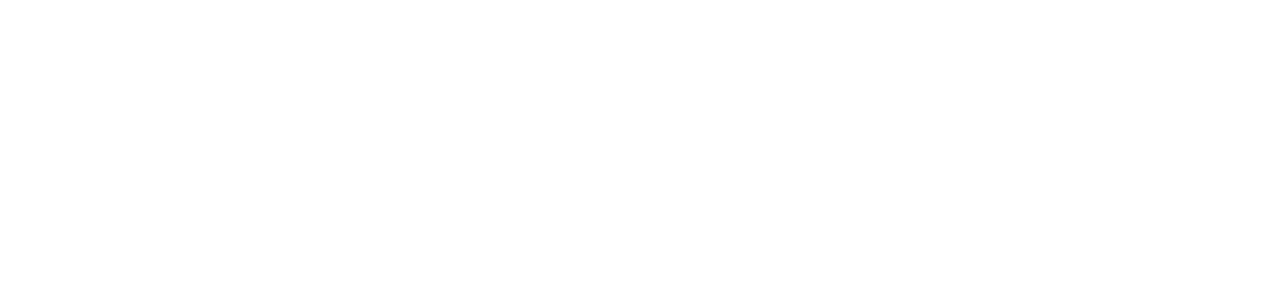
<file: about.html>
<!DOCTYPE html>
<html lang="en">
  <head>
    <meta charset="utf-8" />
    <title>Firma adı - HAKKIMIZDA</title>
    <meta content="width=device-width, initial-scale=1.0" name="viewport" />
    <meta content="Construction Company Website Template" name="keywords" />
    <meta content="Construction Company Website Template" name="description" />

    <!-- Favicon -->
    <link href="img/favicon.ico" rel="icon" />

    <!-- Google Font -->
    <link
      href="https://fonts.googleapis.com/css2?family=Poppins:wght@100;200;300;400;500;600;700;800;900&display=swap"
      rel="stylesheet"
    />

    <!-- CSS Libraries -->
    <link
      href="https://stackpath.bootstrapcdn.com/bootstrap/4.4.1/css/bootstrap.min.css"
      rel="stylesheet"
    />
    <link
      href="https://cdnjs.cloudflare.com/ajax/libs/font-awesome/5.10.0/css/all.min.css"
      rel="stylesheet"
    />
    <link href="lib/flaticon/font/flaticon.css" rel="stylesheet" />
    <link href="lib/animate/animate.min.css" rel="stylesheet" />
    <link href="lib/owlcarousel/assets/owl.carousel.min.css" rel="stylesheet" />
    <link href="lib/lightbox/css/lightbox.min.css" rel="stylesheet" />
    <link href="lib/slick/slick.css" rel="stylesheet" />
    <link href="lib/slick/slick-theme.css" rel="stylesheet" />

    <!-- Template Stylesheet -->
    <link href="css/style.css" rel="stylesheet" />
  </head>

  <body>
    <div class="wrapper">
      <!-- Top Bar Start -->
      <div class="top-bar">
        <div class="container-fluid">
          <div class="row align-items-center">
            <div class="col-lg-4 col-md-12">
              <div class="logo">
                <a href="index.html">
                  <h1>Firma Adı</h1>
                  <!-- <img src="img/logo.jpg" alt="Logo"> -->
                </a>
              </div>
            </div>
            <div class="col-lg-8 col-md-7 d-none d-lg-block">
              <div class="row">
                <div class="col-4">
                  <div class="top-bar-item">
                    <div class="top-bar-icon">
                      <i class="flaticon-calendar"></i>
                    </div>
                    <div class="top-bar-text">
                      <h3>Çalışma Saatleri</h3>
                      <p>P.tesi - Cuma, 8:00 - 17:00</p>
                    </div>
                  </div>
                </div>
                <div class="col-4">
                  <div class="top-bar-item">
                    <div class="top-bar-icon">
                      <i class="flaticon-call"></i>
                    </div>
                    <div class="top-bar-text">
                      <h3>Telefon</h3>
                      <p>+000 000 00 00</p>
                    </div>
                  </div>
                </div>
                <div class="col-4">
                  <div class="top-bar-item">
                    <div class="top-bar-icon">
                      <i class="flaticon-send-mail"></i>
                    </div>
                    <div class="top-bar-text">
                      <h3>Mail</h3>
                      <p>info@example.com</p>
                    </div>
                  </div>
                </div>
              </div>
            </div>
          </div>
        </div>
      </div>
      <!-- Top Bar End -->

      <!-- Nav Bar Start -->
      <div class="nav-bar">
        <div class="container-fluid">
          <nav class="navbar navbar-expand-lg bg-dark navbar-dark">
            <a href="#" class="navbar-brand">MENÜ</a>
            <button
              type="button"
              class="navbar-toggler"
              data-toggle="collapse"
              data-target="#navbarCollapse"
            >
              <span class="navbar-toggler-icon"></span>
            </button>

            <div
              class="collapse navbar-collapse justify-content-between"
              id="navbarCollapse"
            >
              <div class="navbar-nav mr-auto">
                <a href="index.html" class="nav-item nav-link">ANASAYFA</a>
                <a href="about.html" class="nav-item nav-link active"
                  >HAKKIMIZDA</a
                >
                <a href="service.html" class="nav-item nav-link"
                  >HİZMETLERİMİZ</a
                >
                <a href="team.html" class="nav-item nav-link">EKİBİMİZ</a>
                <a href="portfolio.html" class="nav-item nav-link"
                  >PROJELERİMİZ</a
                >
                <!-- <div class="nav-item dropdown">
                  <a
                    href="#"
                    class="nav-link dropdown-toggle"
                    data-toggle="dropdown"
                    >Pages</a
                  >
                  <div class="dropdown-menu">
                    <a href="blog.html" class="dropdown-item">Blog Page</a>
                    <a href="single.html" class="dropdown-item">Single Page</a>
                  </div>
                </div> -->
                <a href="contact.html" class="nav-item nav-link">İLETİŞİM</a>
              </div>
              <!-- <div class="ml-auto">
                <a class="btn" href="https://freewebsitecode.com"
                  >Download All Template</a
                >
              </div> -->
            </div>
          </nav>
        </div>
      </div>
      <!-- Nav Bar End -->

      <!-- Page Header Start -->
      <div class="page-header">
        <div class="container">
          <div class="row">
            <div class="col-12">
              <h2>HAKKIMIZDA</h2>
            </div>
            <div class="col-12">
              <a href="">Anasayfa</a>
              <a href="">HakkımızdaA</a>
            </div>
          </div>
        </div>
      </div>
      <!-- Page Header End -->

      <!-- About Start -->
      <div class="about wow fadeInUp" data-wow-delay="0.1s">
        <div class="container">
          <div class="row align-items-center">
            <div class="col-lg-5 col-md-6">
              <div class="about-img">
                <img src="img/about.jpg" alt="Image" />
              </div>
            </div>
            <div class="col-lg-7 col-md-6">
              <div class="section-header text-left">
                <p>Firma adı'na Hoş Geldiniz</p>
                <h2>25 Yıllık Tecrübe</h2>
              </div>
              <div class="about-text">
                <p>
                  Lorem ipsum dolor sit amet, consectetur adipiscing elit.
                  Phasellus nec pretium mi. Curabitur facilisis ornare velit non
                  vulputate. Aliquam metus tortor, auctor id gravida
                  condimentum, viverra quis sem.
                </p>
                <p>
                  Lorem ipsum dolor sit amet, consectetur adipiscing elit.
                  Phasellus nec pretium mi. Curabitur facilisis ornare velit non
                  vulputate. Aliquam metus tortor, auctor id gravida
                  condimentum, viverra quis sem. Curabitur non nisl nec nisi
                  scelerisque maximus. Aenean consectetur convallis porttitor.
                  Aliquam interdum at lacus non blandit.
                </p>
                <a class="btn" href="">Daha Fazla...</a>
              </div>
            </div>
          </div>
        </div>
      </div>
      <!-- About End -->

      <!-- Fact Start -->
      <div class="fact">
        <div class="container-fluid">
          <div class="row counters">
            <div class="col-md-6 fact-left wow slideInLeft">
              <div class="row">
                <div class="col-6">
                  <div class="fact-icon">
                    <i class="flaticon-worker"></i>
                  </div>
                  <div class="fact-text">
                    <h2 data-toggle="counter-up">109</h2>
                    <p>Uzman Çalışan</p>
                  </div>
                </div>
                <div class="col-6">
                  <div class="fact-icon">
                    <i class="flaticon-building"></i>
                  </div>
                  <div class="fact-text">
                    <h2 data-toggle="counter-up">485</h2>
                    <p>Mutlu Müşteri</p>
                  </div>
                </div>
              </div>
            </div>
            <div class="col-md-6 fact-right wow slideInRight">
              <div class="row">
                <div class="col-6">
                  <div class="fact-icon">
                    <i class="flaticon-address"></i>
                  </div>
                  <div class="fact-text">
                    <h2 data-toggle="counter-up">789</h2>
                    <p>Tamamlanmış Proje</p>
                  </div>
                </div>
                <div class="col-6">
                  <div class="fact-icon">
                    <i class="flaticon-crane"></i>
                  </div>
                  <div class="fact-text">
                    <h2 data-toggle="counter-up">890</h2>
                    <p>Devam Eden Proje</p>
                  </div>
                </div>
              </div>
            </div>
          </div>
        </div>
      </div>
      <!-- Fact End -->

      <!-- FAQs Start -->
      <!-- <div class="faqs">
        <div class="container">
          <div class="section-header text-center">
            <p>Frequently Asked Question</p>
            <h2>You May Ask</h2>
          </div>
          <div class="row">
            <div class="col-md-6">
              <div id="accordion-1">
                <div class="card wow fadeInLeft" data-wow-delay="0.1s">
                  <div class="card-header">
                    <a
                      class="card-link collapsed"
                      data-toggle="collapse"
                      href="#collapseOne"
                    >
                      Lorem ipsum dolor sit amet?
                    </a>
                  </div>
                  <div
                    id="collapseOne"
                    class="collapse"
                    data-parent="#accordion-1"
                  >
                    <div class="card-body">
                      Lorem ipsum dolor sit amet, consectetur adipiscing elit.
                      Phasellus nec pretium mi. Curabitur facilisis ornare velit
                      non.
                    </div>
                  </div>
                </div>
                <div class="card wow fadeInLeft" data-wow-delay="0.2s">
                  <div class="card-header">
                    <a
                      class="card-link collapsed"
                      data-toggle="collapse"
                      href="#collapseTwo"
                    >
                      Lorem ipsum dolor sit amet?
                    </a>
                  </div>
                  <div
                    id="collapseTwo"
                    class="collapse"
                    data-parent="#accordion-1"
                  >
                    <div class="card-body">
                      Lorem ipsum dolor sit amet, consectetur adipiscing elit.
                      Phasellus nec pretium mi. Curabitur facilisis ornare velit
                      non.
                    </div>
                  </div>
                </div>
                <div class="card wow fadeInLeft" data-wow-delay="0.3s">
                  <div class="card-header">
                    <a
                      class="card-link collapsed"
                      data-toggle="collapse"
                      href="#collapseThree"
                    >
                      Lorem ipsum dolor sit amet?
                    </a>
                  </div>
                  <div
                    id="collapseThree"
                    class="collapse"
                    data-parent="#accordion-1"
                  >
                    <div class="card-body">
                      Lorem ipsum dolor sit amet, consectetur adipiscing elit.
                      Phasellus nec pretium mi. Curabitur facilisis ornare velit
                      non.
                    </div>
                  </div>
                </div>
                <div class="card wow fadeInLeft" data-wow-delay="0.4s">
                  <div class="card-header">
                    <a
                      class="card-link collapsed"
                      data-toggle="collapse"
                      href="#collapseFour"
                    >
                      Lorem ipsum dolor sit amet?
                    </a>
                  </div>
                  <div
                    id="collapseFour"
                    class="collapse"
                    data-parent="#accordion-1"
                  >
                    <div class="card-body">
                      Lorem ipsum dolor sit amet, consectetur adipiscing elit.
                      Phasellus nec pretium mi. Curabitur facilisis ornare velit
                      non.
                    </div>
                  </div>
                </div>
                <div class="card wow fadeInLeft" data-wow-delay="0.5s">
                  <div class="card-header">
                    <a
                      class="card-link collapsed"
                      data-toggle="collapse"
                      href="#collapseFive"
                    >
                      Lorem ipsum dolor sit amet?
                    </a>
                  </div>
                  <div
                    id="collapseFive"
                    class="collapse"
                    data-parent="#accordion-1"
                  >
                    <div class="card-body">
                      Lorem ipsum dolor sit amet, consectetur adipiscing elit.
                      Phasellus nec pretium mi. Curabitur facilisis ornare velit
                      non.
                    </div>
                  </div>
                </div>
              </div>
            </div>
            <div class="col-md-6">
              <div id="accordion-2">
                <div class="card wow fadeInRight" data-wow-delay="0.1s">
                  <div class="card-header">
                    <a
                      class="card-link collapsed"
                      data-toggle="collapse"
                      href="#collapseSix"
                    >
                      Lorem ipsum dolor sit amet?
                    </a>
                  </div>
                  <div
                    id="collapseSix"
                    class="collapse"
                    data-parent="#accordion-2"
                  >
                    <div class="card-body">
                      Lorem ipsum dolor sit amet, consectetur adipiscing elit.
                      Phasellus nec pretium mi. Curabitur facilisis ornare velit
                      non.
                    </div>
                  </div>
                </div>
                <div class="card wow fadeInRight" data-wow-delay="0.2s">
                  <div class="card-header">
                    <a
                      class="card-link collapsed"
                      data-toggle="collapse"
                      href="#collapseSeven"
                    >
                      Lorem ipsum dolor sit amet?
                    </a>
                  </div>
                  <div
                    id="collapseSeven"
                    class="collapse"
                    data-parent="#accordion-2"
                  >
                    <div class="card-body">
                      Lorem ipsum dolor sit amet, consectetur adipiscing elit.
                      Phasellus nec pretium mi. Curabitur facilisis ornare velit
                      non.
                    </div>
                  </div>
                </div>
                <div class="card wow fadeInRight" data-wow-delay="0.3s">
                  <div class="card-header">
                    <a
                      class="card-link collapsed"
                      data-toggle="collapse"
                      href="#collapseEight"
                    >
                      Lorem ipsum dolor sit amet?
                    </a>
                  </div>
                  <div
                    id="collapseEight"
                    class="collapse"
                    data-parent="#accordion-2"
                  >
                    <div class="card-body">
                      Lorem ipsum dolor sit amet, consectetur adipiscing elit.
                      Phasellus nec pretium mi. Curabitur facilisis ornare velit
                      non.
                    </div>
                  </div>
                </div>
                <div class="card wow fadeInRight" data-wow-delay="0.4s">
                  <div class="card-header">
                    <a
                      class="card-link collapsed"
                      data-toggle="collapse"
                      href="#collapseNine"
                    >
                      Lorem ipsum dolor sit amet?
                    </a>
                  </div>
                  <div
                    id="collapseNine"
                    class="collapse"
                    data-parent="#accordion-2"
                  >
                    <div class="card-body">
                      Lorem ipsum dolor sit amet, consectetur adipiscing elit.
                      Phasellus nec pretium mi. Curabitur facilisis ornare velit
                      non.
                    </div>
                  </div>
                </div>
                <div class="card wow fadeInRight" data-wow-delay="0.5s">
                  <div class="card-header">
                    <a
                      class="card-link collapsed"
                      data-toggle="collapse"
                      href="#collapseTen"
                    >
                      Lorem ipsum dolor sit amet?
                    </a>
                  </div>
                  <div
                    id="collapseTen"
                    class="collapse"
                    data-parent="#accordion-2"
                  >
                    <div class="card-body">
                      Lorem ipsum dolor sit amet, consectetur adipiscing elit.
                      Phasellus nec pretium mi. Curabitur facilisis ornare velit
                      non.
                    </div>
                  </div>
                </div>
              </div>
            </div>
          </div>
        </div>
      </div> -->
      <!-- FAQs End -->

      <!-- Footer Start -->
      <div class="footer wow fadeIn" data-wow-delay="0.3s">
        <div class="container">
          <div class="row">
            <div class="col-md-6 col-lg-3">
              <div class="footer-contact">
                <h2>Ofis Bilgisi</h2>
                <p><i class="fa fa-map-marker-alt"></i>Şehir, Semt, Mahalle</p>
                <p><i class="fa fa-phone-alt"></i>+000 000 00</p>
                <p><i class="fa fa-envelope"></i>info@example.com</p>
                <div class="footer-social">
                  <a href="#"><i class="fab fa-twitter"></i></a>
                  <a href="#"><i class="fab fa-facebook-f"></i></a>
                  <a href="#"><i class="fab fa-linkedin-in"></i></a>
                  <a href="#"><i class="fab fa-instagram"></i></a>
                  <a href="#"><i class="fab fa-youtube"></i></a>
                </div>
              </div>
            </div>
            <div class="col-md-6 col-lg-3">
              <div class="footer-link">
                <h2>Hizmet Alanlarımız</h2>
                <a href="">Bina İnşaatı</a>
                <a href="">Ev Yenileme</a>
                <a href="">Dış Tasarım</a>
                <a href="">İç Tasarım</a>
                <a href="">Boya Hizmeti</a>
              </div>
            </div>
            <div class="col-md-6 col-lg-3">
              <div class="footer-link">
                <h2>Sayfalarımız</h2>
                <a href="">Hakkımızda</a>
                <a href="">İletişim</a>
                <a href="">Ekibimiz</a>
                <a href="">Projelerimiz</a>
                <a href="">Referanslarımız</a>
              </div>
            </div>
            <!-- <div class="col-md-6 col-lg-3">
              <div class="newsletter">
                <h2>Newsletter</h2>
                <p>
                  Lorem ipsum dolor sit amet elit. Phasellus nec pretium mi.
                  Curabitur facilisis ornare velit non vulpu
                </p>
                <div class="form">
                  <input class="form-control" placeholder="Email here" />
                  <button class="btn">Submit</button>
                </div>
              </div>
            </div> -->
          </div>
        </div>
        <!-- <div class="container footer-menu">
          <div class="f-menu">
            <a href="">Terms of use</a>
            <a href="">Privacy policy</a>
            <a href="">Cookies</a>
            <a href="">Help</a>
            <a href="">FQAs</a>
          </div>
        </div> -->
        <div class="container copyright">
          <div class="row">
            <div class="col-md-6">
              <p>
                &copy; <a href="https://freewebsitecode.com">firma adı</a>, Tüm
                Hakları Saklıdır.
              </p>
            </div>

            <div class="col-md-6">
              <p>
                Bu site bir
                <a href="https://freewebsitecode.com">ZRNSOFT</a> projesidir.
              </p>
            </div>
          </div>
        </div>
      </div>
      <!-- Footer End -->

      <a href="#" class="back-to-top"><i class="fa fa-chevron-up"></i></a>
    </div>

    <!-- JavaScript Libraries -->
    <script src="https://code.jquery.com/jquery-3.4.1.min.js"></script>
    <script src="https://stackpath.bootstrapcdn.com/bootstrap/4.4.1/js/bootstrap.bundle.min.js"></script>
    <script src="lib/easing/easing.min.js"></script>
    <script src="lib/wow/wow.min.js"></script>
    <script src="lib/owlcarousel/owl.carousel.min.js"></script>
    <script src="lib/isotope/isotope.pkgd.min.js"></script>
    <script src="lib/lightbox/js/lightbox.min.js"></script>
    <script src="lib/waypoints/waypoints.min.js"></script>
    <script src="lib/counterup/counterup.min.js"></script>
    <script src="lib/slick/slick.min.js"></script>

    <!-- Template Javascript -->
    <script src="js/main.js"></script>
  </body>
</html>
</file>
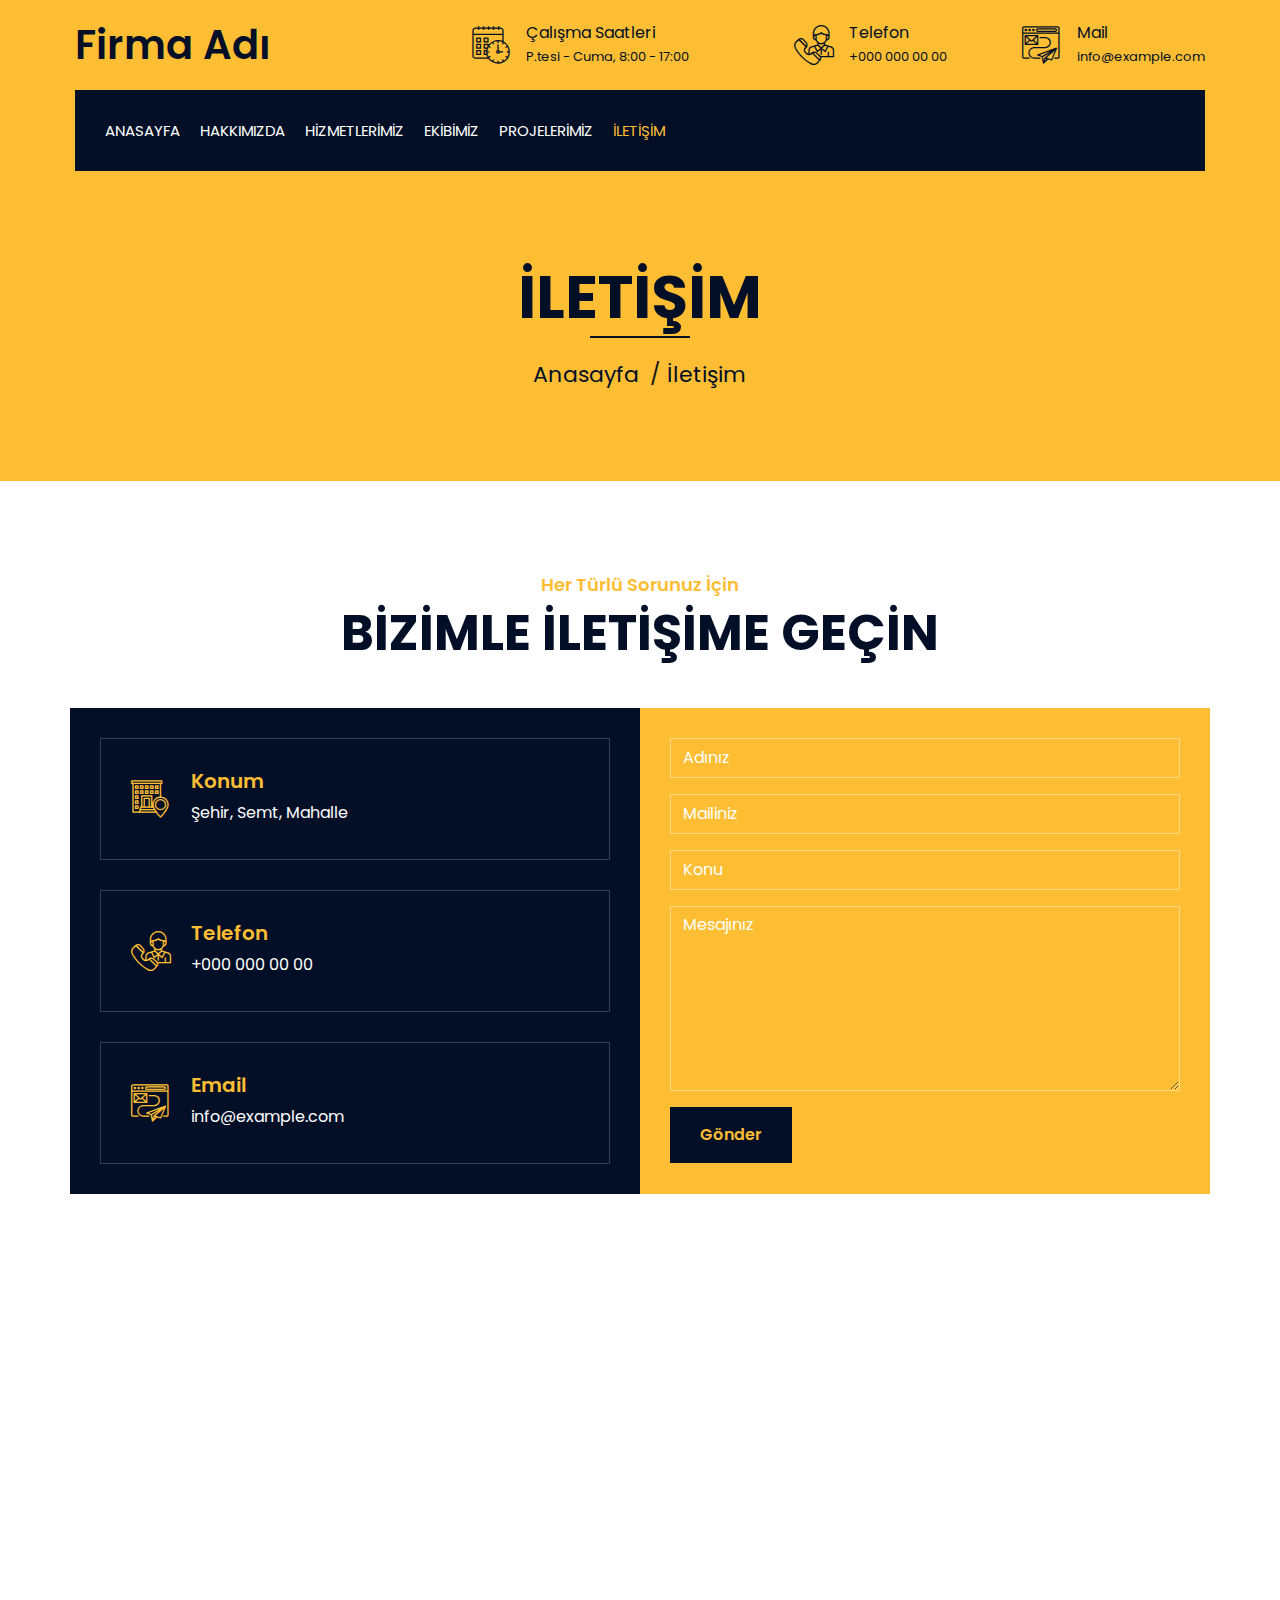
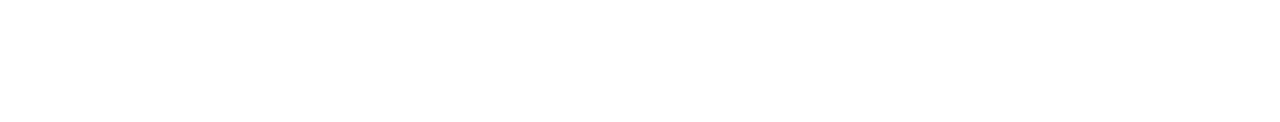
<file: contact.html>
<!DOCTYPE html>
<html lang="en">
  <head>
    <meta charset="utf-8" />
    <title>Firma Adı - İletişim</title>
    <meta content="width=device-width, initial-scale=1.0" name="viewport" />
    <meta content="Construction Company Website Template" name="keywords" />
    <meta content="Construction Company Website Template" name="description" />

    <!-- Favicon -->
    <link href="img/favicon.ico" rel="icon" />

    <!-- Google Font -->
    <link
      href="https://fonts.googleapis.com/css2?family=Poppins:wght@100;200;300;400;500;600;700;800;900&display=swap"
      rel="stylesheet"
    />

    <!-- CSS Libraries -->
    <link
      href="https://stackpath.bootstrapcdn.com/bootstrap/4.4.1/css/bootstrap.min.css"
      rel="stylesheet"
    />
    <link
      href="https://cdnjs.cloudflare.com/ajax/libs/font-awesome/5.10.0/css/all.min.css"
      rel="stylesheet"
    />
    <link href="lib/flaticon/font/flaticon.css" rel="stylesheet" />
    <link href="lib/animate/animate.min.css" rel="stylesheet" />
    <link href="lib/owlcarousel/assets/owl.carousel.min.css" rel="stylesheet" />
    <link href="lib/lightbox/css/lightbox.min.css" rel="stylesheet" />
    <link href="lib/slick/slick.css" rel="stylesheet" />
    <link href="lib/slick/slick-theme.css" rel="stylesheet" />

    <!-- Template Stylesheet -->
    <link href="css/style.css" rel="stylesheet" />
  </head>

  <body>
    <div class="wrapper">
      <!-- Top Bar Start -->
      <div class="top-bar">
        <div class="container-fluid">
          <div class="row align-items-center">
            <div class="col-lg-4 col-md-12">
              <div class="logo">
                <a href="index.html">
                  <h1>Firma Adı</h1>
                  <!-- <img src="img/logo.jpg" alt="Logo"> -->
                </a>
              </div>
            </div>
            <div class="col-lg-8 col-md-7 d-none d-lg-block">
              <div class="row">
                <div class="col-4">
                  <div class="top-bar-item">
                    <div class="top-bar-icon">
                      <i class="flaticon-calendar"></i>
                    </div>
                    <div class="top-bar-text">
                      <h3>Çalışma Saatleri</h3>
                      <p>P.tesi - Cuma, 8:00 - 17:00</p>
                    </div>
                  </div>
                </div>
                <div class="col-4">
                  <div class="top-bar-item">
                    <div class="top-bar-icon">
                      <i class="flaticon-call"></i>
                    </div>
                    <div class="top-bar-text">
                      <h3>Telefon</h3>
                      <p>+000 000 00 00</p>
                    </div>
                  </div>
                </div>
                <div class="col-4">
                  <div class="top-bar-item">
                    <div class="top-bar-icon">
                      <i class="flaticon-send-mail"></i>
                    </div>
                    <div class="top-bar-text">
                      <h3>Mail</h3>
                      <p>info@example.com</p>
                    </div>
                  </div>
                </div>
              </div>
            </div>
          </div>
        </div>
      </div>
      <!-- Top Bar End -->

      <!-- Nav Bar Start -->
      <div class="nav-bar">
        <div class="container-fluid">
          <nav class="navbar navbar-expand-lg bg-dark navbar-dark">
            <a href="#" class="navbar-brand">MENÜ</a>
            <button
              type="button"
              class="navbar-toggler"
              data-toggle="collapse"
              data-target="#navbarCollapse"
            >
              <span class="navbar-toggler-icon"></span>
            </button>

            <div
              class="collapse navbar-collapse justify-content-between"
              id="navbarCollapse"
            >
              <div class="navbar-nav mr-auto">
                <a href="index.html" class="nav-item nav-link">ANASAYFA</a>
                <a href="about.html" class="nav-item nav-link">HAKKIMIZDA</a>
                <a href="service.html" class="nav-item nav-link"
                  >HİZMETLERİMİZ</a
                >
                <a href="team.html" class="nav-item nav-link">EKİBİMİZ</a>
                <a href="portfolio.html" class="nav-item nav-link"
                  >PROJELERİMİZ</a
                >
                <!-- <div class="nav-item dropdown">
                  <a
                    href="#"
                    class="nav-link dropdown-toggle"
                    data-toggle="dropdown"
                    >Pages</a
                  >
                  <div class="dropdown-menu">
                    <a href="blog.html" class="dropdown-item">Blog Page</a>
                    <a href="single.html" class="dropdown-item">Single Page</a>
                  </div>
                </div> -->
                <a href="contact.html" class="nav-item nav-link active"
                  >İLETİŞİM</a
                >
              </div>
              <!-- <div class="ml-auto">
                <a class="btn" href="https://freewebsitecode.com"
                  >Download All Template</a
                >
              </div> -->
            </div>
          </nav>
        </div>
      </div>
      <!-- Nav Bar End -->

      <!-- Page Header Start -->
      <div class="page-header">
        <div class="container">
          <div class="row">
            <div class="col-12">
              <h2>İLETİŞİM</h2>
            </div>
            <div class="col-12">
              <a href="">Anasayfa</a>
              <a href="">İletişim</a>
            </div>
          </div>
        </div>
      </div>
      <!-- Page Header End -->

      <!-- Contact Start -->
      <div class="contact wow fadeInUp">
        <div class="container">
          <div class="section-header text-center">
            <p>Her Türlü Sorunuz İçin</p>
            <h2>BİZİMLE İLETİŞİME GEÇİN</h2>
          </div>
          <div class="row">
            <div class="col-md-6">
              <div class="contact-info">
                <div class="contact-item">
                  <i class="flaticon-address"></i>
                  <div class="contact-text">
                    <h2>Konum</h2>
                    <p>Şehir, Semt, Mahalle</p>
                  </div>
                </div>
                <div class="contact-item">
                  <i class="flaticon-call"></i>
                  <div class="contact-text">
                    <h2>Telefon</h2>
                    <p>+000 000 00 00</p>
                  </div>
                </div>
                <div class="contact-item">
                  <i class="flaticon-send-mail"></i>
                  <div class="contact-text">
                    <h2>Email</h2>
                    <p>info@example.com</p>
                  </div>
                </div>
              </div>
            </div>
            <div class="col-md-6">
              <div class="contact-form">
                <div id="success"></div>
                <form
                  name="sentMessage"
                  id="contactForm"
                  novalidate="novalidate"
                >
                  <div class="control-group">
                    <input
                      type="text"
                      class="form-control"
                      id="name"
                      placeholder="Adınız"
                      required="required"
                      data-validation-required-message="Please enter your name"
                    />
                    <p class="help-block text-danger"></p>
                  </div>
                  <div class="control-group">
                    <input
                      type="email"
                      class="form-control"
                      id="email"
                      placeholder="Mailiniz"
                      required="required"
                      data-validation-required-message="Please enter your email"
                    />
                    <p class="help-block text-danger"></p>
                  </div>
                  <div class="control-group">
                    <input
                      type="text"
                      class="form-control"
                      id="subject"
                      placeholder="Konu"
                      required="required"
                      data-validation-required-message="Please enter a subject"
                    />
                    <p class="help-block text-danger"></p>
                  </div>
                  <div class="control-group">
                    <textarea
                      class="form-control"
                      id="message"
                      placeholder="Mesajınız"
                      required="required"
                      data-validation-required-message="Please enter your message"
                    ></textarea>
                    <p class="help-block text-danger"></p>
                  </div>
                  <div>
                    <button class="btn" type="submit" id="sendMessageButton">
                      Gönder
                    </button>
                  </div>
                </form>
              </div>
            </div>
          </div>
        </div>
      </div>
      <!-- Contact End -->

      <!-- Footer Start -->
      <div class="footer wow fadeIn" data-wow-delay="0.3s">
        <div class="container">
          <div class="row">
            <div class="col-md-6 col-lg-3">
              <div class="footer-contact">
                <h2>Ofis Bilgisi</h2>
                <p><i class="fa fa-map-marker-alt"></i>Şehir, Semt, Mahalle</p>
                <p><i class="fa fa-phone-alt"></i>+000 000 00</p>
                <p><i class="fa fa-envelope"></i>info@example.com</p>
                <div class="footer-social">
                  <a href="#"><i class="fab fa-twitter"></i></a>
                  <a href="#"><i class="fab fa-facebook-f"></i></a>
                  <a href="#"><i class="fab fa-linkedin-in"></i></a>
                  <a href="#"><i class="fab fa-instagram"></i></a>
                  <a href="#"><i class="fab fa-youtube"></i></a>
                </div>
              </div>
            </div>
            <div class="col-md-6 col-lg-3">
              <div class="footer-link">
                <h2>Hizmet Alanlarımız</h2>
                <a href="">Bina İnşaatı</a>
                <a href="">Ev Yenileme</a>
                <a href="">Dış Tasarım</a>
                <a href="">İç Tasarım</a>
                <a href="">Boya Hizmeti</a>
              </div>
            </div>
            <div class="col-md-6 col-lg-3">
              <div class="footer-link">
                <h2>Sayfalarımız</h2>
                <a href="">Hakkımızda</a>
                <a href="">İletişim</a>
                <a href="">Ekibimiz</a>
                <a href="">Projelerimiz</a>
                <a href="">Referanslarımız</a>
              </div>
            </div>
            <!-- <div class="col-md-6 col-lg-3">
              <div class="newsletter">
                <h2>Newsletter</h2>
                <p>
                  Lorem ipsum dolor sit amet elit. Phasellus nec pretium mi.
                  Curabitur facilisis ornare velit non vulpu
                </p>
                <div class="form">
                  <input class="form-control" placeholder="Email here" />
                  <button class="btn">Submit</button>
                </div>
              </div>
            </div> -->
          </div>
        </div>
        <!-- <div class="container footer-menu">
          <div class="f-menu">
            <a href="">Terms of use</a>
            <a href="">Privacy policy</a>
            <a href="">Cookies</a>
            <a href="">Help</a>
            <a href="">FQAs</a>
          </div>
        </div> -->
        <div class="container copyright">
          <div class="row">
            <div class="col-md-6">
              <p>
                &copy; <a href="https://freewebsitecode.com">firma adı</a>, Tüm
                Hakları Saklıdır.
              </p>
            </div>

            <div class="col-md-6">
              <p>
                Bu site bir
                <a href="https://freewebsitecode.com">ZRNSOFT</a> projesidir.
              </p>
            </div>
          </div>
        </div>
      </div>
      <!-- Footer End -->

      <a href="#" class="back-to-top"><i class="fa fa-chevron-up"></i></a>
    </div>

    <!-- JavaScript Libraries -->
    <script src="https://code.jquery.com/jquery-3.4.1.min.js"></script>
    <script src="https://stackpath.bootstrapcdn.com/bootstrap/4.4.1/js/bootstrap.bundle.min.js"></script>
    <script src="lib/easing/easing.min.js"></script>
    <script src="lib/wow/wow.min.js"></script>
    <script src="lib/owlcarousel/owl.carousel.min.js"></script>
    <script src="lib/isotope/isotope.pkgd.min.js"></script>
    <script src="lib/lightbox/js/lightbox.min.js"></script>
    <script src="lib/waypoints/waypoints.min.js"></script>
    <script src="lib/counterup/counterup.min.js"></script>
    <script src="lib/slick/slick.min.js"></script>

    <!-- Contact Javascript File -->
    <script src="mail/jqBootstrapValidation.min.js"></script>
    <script src="mail/contact.js"></script>

    <!-- Template Javascript -->
    <script src="js/main.js"></script>
  </body>
</html>
</file>
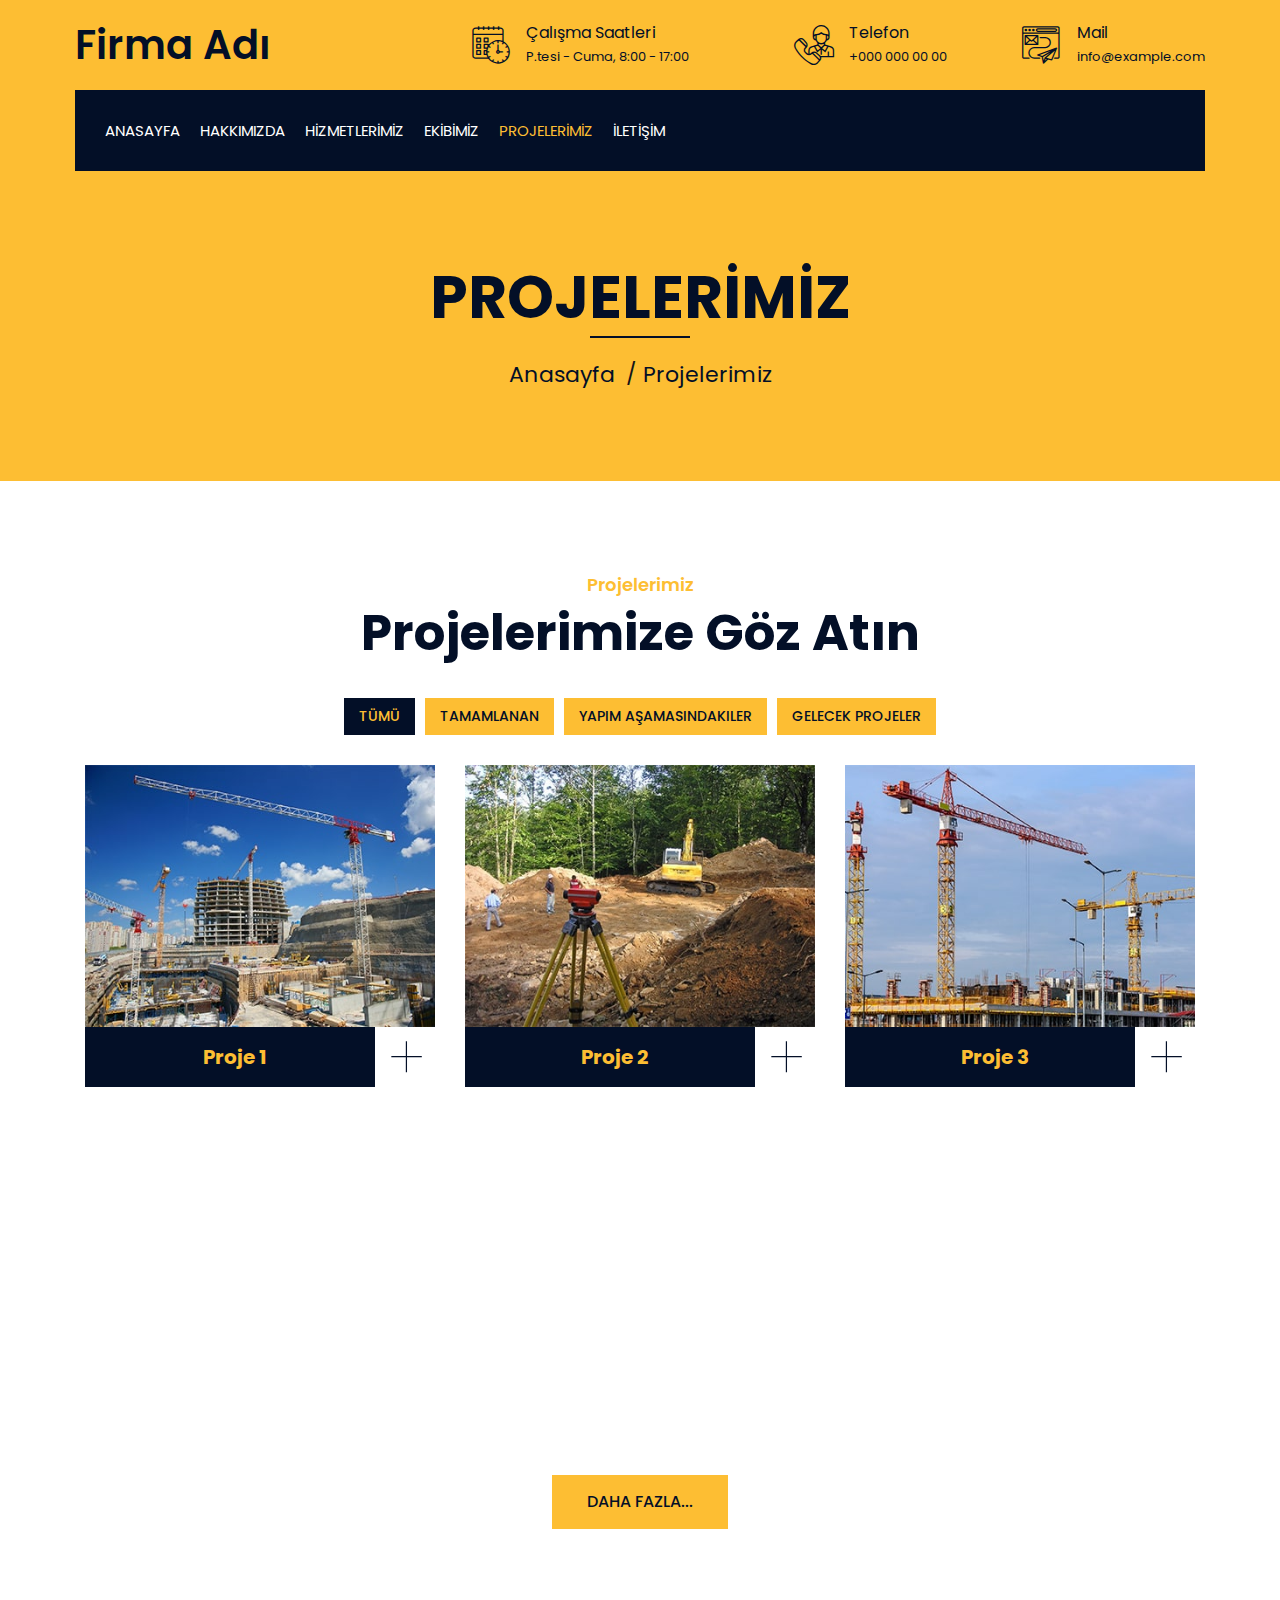
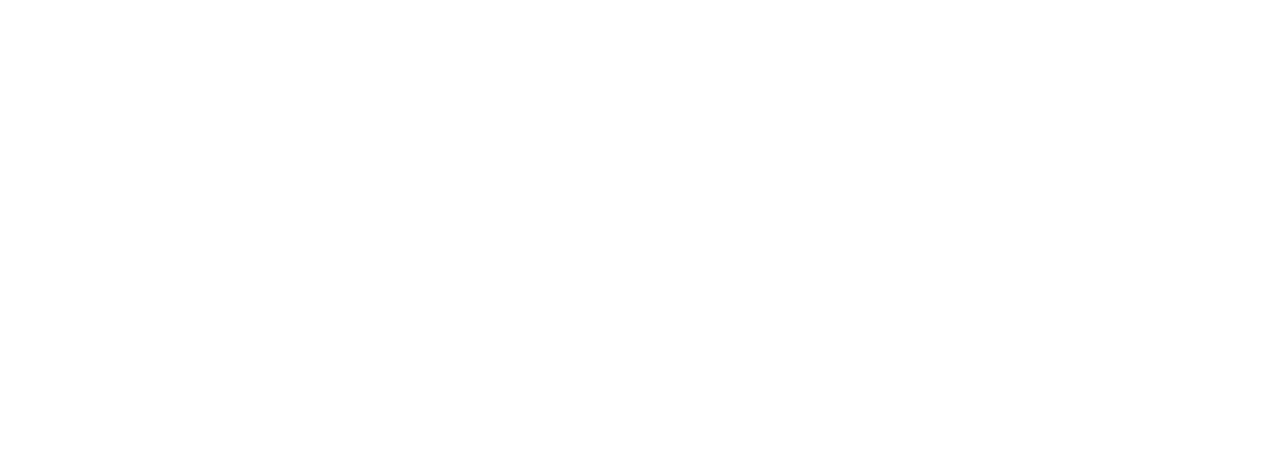
<file: portfolio.html>
<!DOCTYPE html>
<html lang="en">
  <head>
    <meta charset="utf-8" />
    <title>Firma Adı - Projelerimiz</title>
    <meta content="width=device-width, initial-scale=1.0" name="viewport" />
    <meta content="Construction Company Website Template" name="keywords" />
    <meta content="Construction Company Website Template" name="description" />

    <!-- Favicon -->
    <link href="img/favicon.ico" rel="icon" />

    <!-- Google Font -->
    <link
      href="https://fonts.googleapis.com/css2?family=Poppins:wght@100;200;300;400;500;600;700;800;900&display=swap"
      rel="stylesheet"
    />

    <!-- CSS Libraries -->
    <link
      href="https://stackpath.bootstrapcdn.com/bootstrap/4.4.1/css/bootstrap.min.css"
      rel="stylesheet"
    />
    <link
      href="https://cdnjs.cloudflare.com/ajax/libs/font-awesome/5.10.0/css/all.min.css"
      rel="stylesheet"
    />
    <link href="lib/flaticon/font/flaticon.css" rel="stylesheet" />
    <link href="lib/animate/animate.min.css" rel="stylesheet" />
    <link href="lib/owlcarousel/assets/owl.carousel.min.css" rel="stylesheet" />
    <link href="lib/lightbox/css/lightbox.min.css" rel="stylesheet" />
    <link href="lib/slick/slick.css" rel="stylesheet" />
    <link href="lib/slick/slick-theme.css" rel="stylesheet" />

    <!-- Template Stylesheet -->
    <link href="css/style.css" rel="stylesheet" />
  </head>

  <body>
    <div class="wrapper">
      <!-- Top Bar Start -->
      <div class="top-bar">
        <div class="container-fluid">
          <div class="row align-items-center">
            <div class="col-lg-4 col-md-12">
              <div class="logo">
                <a href="index.html">
                  <h1>Firma Adı</h1>
                  <!-- <img src="img/logo.jpg" alt="Logo"> -->
                </a>
              </div>
            </div>
            <div class="col-lg-8 col-md-7 d-none d-lg-block">
              <div class="row">
                <div class="col-4">
                  <div class="top-bar-item">
                    <div class="top-bar-icon">
                      <i class="flaticon-calendar"></i>
                    </div>
                    <div class="top-bar-text">
                      <h3>Çalışma Saatleri</h3>
                      <p>P.tesi - Cuma, 8:00 - 17:00</p>
                    </div>
                  </div>
                </div>
                <div class="col-4">
                  <div class="top-bar-item">
                    <div class="top-bar-icon">
                      <i class="flaticon-call"></i>
                    </div>
                    <div class="top-bar-text">
                      <h3>Telefon</h3>
                      <p>+000 000 00 00</p>
                    </div>
                  </div>
                </div>
                <div class="col-4">
                  <div class="top-bar-item">
                    <div class="top-bar-icon">
                      <i class="flaticon-send-mail"></i>
                    </div>
                    <div class="top-bar-text">
                      <h3>Mail</h3>
                      <p>info@example.com</p>
                    </div>
                  </div>
                </div>
              </div>
            </div>
          </div>
        </div>
      </div>
      <!-- Top Bar End -->

      <!-- Nav Bar Start -->
      <div class="nav-bar">
        <div class="container-fluid">
          <nav class="navbar navbar-expand-lg bg-dark navbar-dark">
            <a href="#" class="navbar-brand">MENÜ</a>
            <button
              type="button"
              class="navbar-toggler"
              data-toggle="collapse"
              data-target="#navbarCollapse"
            >
              <span class="navbar-toggler-icon"></span>
            </button>

            <div
              class="collapse navbar-collapse justify-content-between"
              id="navbarCollapse"
            >
              <div class="navbar-nav mr-auto">
                <a href="index.html" class="nav-item nav-link">ANASAYFA</a>
                <a href="about.html" class="nav-item nav-link">HAKKIMIZDA</a>
                <a href="service.html" class="nav-item nav-link"
                  >HİZMETLERİMİZ</a
                >
                <a href="team.html" class="nav-item nav-link">EKİBİMİZ</a>
                <a href="portfolio.html" class="nav-item nav-link active"
                  >PROJELERİMİZ</a
                >
                <!-- <div class="nav-item dropdown">
                  <a
                    href="#"
                    class="nav-link dropdown-toggle"
                    data-toggle="dropdown"
                    >Pages</a
                  >
                  <div class="dropdown-menu">
                    <a href="blog.html" class="dropdown-item">Blog Page</a>
                    <a href="single.html" class="dropdown-item">Single Page</a>
                  </div>
                </div> -->
                <a href="contact.html" class="nav-item nav-link">İLETİŞİM</a>
              </div>
              <!-- <div class="ml-auto">
                <a class="btn" href="https://freewebsitecode.com"
                  >Download All Template</a
                >
              </div> -->
            </div>
          </nav>
        </div>
      </div>
      <!-- Nav Bar End -->

      <!-- Page Header Start -->
      <div class="page-header">
        <div class="container">
          <div class="row">
            <div class="col-12">
              <h2>PROJELERİMİZ</h2>
            </div>
            <div class="col-12">
              <a href="">Anasayfa</a>
              <a href="">Projelerimiz</a>
            </div>
          </div>
        </div>
      </div>
      <!-- Page Header End -->

      <!-- Portfolio Start -->
      <div class="portfolio">
        <div class="container">
          <div class="section-header text-center">
            <p>Projelerimiz</p>
            <h2>Projelerimize Göz Atın</h2>
          </div>
          <div class="row">
            <div class="col-12">
              <ul id="portfolio-flters">
                <li data-filter="*" class="filter-active">Tümü</li>
                <li data-filter=".first">Tamamlanan</li>
                <li data-filter=".second">Yapım Aşamasındakiler</li>
                <li data-filter=".third">Gelecek Projeler</li>
              </ul>
            </div>
          </div>
          <div class="row portfolio-container">
            <div
              class="col-lg-4 col-md-6 col-sm-12 portfolio-item first wow fadeInUp"
              data-wow-delay="0.1s"
            >
              <div class="portfolio-warp">
                <div class="portfolio-img">
                  <img src="img/portfolio-1.jpg" alt="Image" />
                  <div class="portfolio-overlay">
                    <p>
                      Lorem ipsum dolor sit amet elit. Phasel nec pretium mi.
                      Curabit facilis ornare velit non. Aliqu metus tortor,
                      auctor id gravi condime, viverra quis sem.
                    </p>
                  </div>
                </div>
                <div class="portfolio-text">
                  <h3>Proje 1</h3>
                  <a
                    class="btn"
                    href="img/portfolio-1.jpg"
                    data-lightbox="portfolio"
                    >+</a
                  >
                </div>
              </div>
            </div>
            <div
              class="col-lg-4 col-md-6 col-sm-12 portfolio-item second wow fadeInUp"
              data-wow-delay="0.2s"
            >
              <div class="portfolio-warp">
                <div class="portfolio-img">
                  <img src="img/portfolio-2.jpg" alt="Image" />
                  <div class="portfolio-overlay">
                    <p>
                      Lorem ipsum dolor sit amet elit. Phasel nec pretium mi.
                      Curabit facilis ornare velit non. Aliqu metus tortor,
                      auctor id gravi condime, viverra quis sem.
                    </p>
                  </div>
                </div>
                <div class="portfolio-text">
                  <h3>Proje 2</h3>
                  <a
                    class="btn"
                    href="img/portfolio-2.jpg"
                    data-lightbox="portfolio"
                    >+</a
                  >
                </div>
              </div>
            </div>
            <div
              class="col-lg-4 col-md-6 col-sm-12 portfolio-item third wow fadeInUp"
              data-wow-delay="0.3s"
            >
              <div class="portfolio-warp">
                <div class="portfolio-img">
                  <img src="img/portfolio-3.jpg" alt="Image" />
                  <div class="portfolio-overlay">
                    <p>
                      Lorem ipsum dolor sit amet elit. Phasel nec pretium mi.
                      Curabit facilis ornare velit non. Aliqu metus tortor,
                      auctor id gravi condime, viverra quis sem.
                    </p>
                  </div>
                </div>
                <div class="portfolio-text">
                  <h3>Proje 3</h3>
                  <a
                    class="btn"
                    href="img/portfolio-3.jpg"
                    data-lightbox="portfolio"
                    >+</a
                  >
                </div>
              </div>
            </div>
            <div
              class="col-lg-4 col-md-6 col-sm-12 portfolio-item first wow fadeInUp"
              data-wow-delay="0.4s"
            >
              <div class="portfolio-warp">
                <div class="portfolio-img">
                  <img src="img/portfolio-4.jpg" alt="Image" />
                  <div class="portfolio-overlay">
                    <p>
                      Lorem ipsum dolor sit amet elit. Phasel nec pretium mi.
                      Curabit facilis ornare velit non. Aliqu metus tortor,
                      auctor id gravi condime, viverra quis sem.
                    </p>
                  </div>
                </div>
                <div class="portfolio-text">
                  <h3>Proje 4</h3>
                  <a
                    class="btn"
                    href="img/portfolio-4.jpg"
                    data-lightbox="portfolio"
                    >+</a
                  >
                </div>
              </div>
            </div>
            <div
              class="col-lg-4 col-md-6 col-sm-12 portfolio-item second wow fadeInUp"
              data-wow-delay="0.5s"
            >
              <div class="portfolio-warp">
                <div class="portfolio-img">
                  <img src="img/portfolio-5.jpg" alt="Image" />
                  <div class="portfolio-overlay">
                    <p>
                      Lorem ipsum dolor sit amet elit. Phasel nec pretium mi.
                      Curabit facilis ornare velit non. Aliqu metus tortor,
                      auctor id gravi condime, viverra quis sem.
                    </p>
                  </div>
                </div>
                <div class="portfolio-text">
                  <h3>Proje 5</h3>
                  <a
                    class="btn"
                    href="img/portfolio-5.jpg"
                    data-lightbox="portfolio"
                    >+</a
                  >
                </div>
              </div>
            </div>
            <div
              class="col-lg-4 col-md-6 col-sm-12 portfolio-item third wow fadeInUp"
              data-wow-delay="0.6s"
            >
              <div class="portfolio-warp">
                <div class="portfolio-img">
                  <img src="img/portfolio-6.jpg" alt="Image" />
                  <div class="portfolio-overlay">
                    <p>
                      Lorem ipsum dolor sit amet elit. Phasel nec pretium mi.
                      Curabit facilis ornare velit non. Aliqu metus tortor,
                      auctor id gravi condime, viverra quis sem.
                    </p>
                  </div>
                </div>
                <div class="portfolio-text">
                  <h3>Proje 6</h3>
                  <a
                    class="btn"
                    href="img/portfolio-6.jpg"
                    data-lightbox="portfolio"
                    >+</a
                  >
                </div>
              </div>
            </div>
          </div>
          <div class="row">
            <div class="col-12 load-more">
              <a class="btn" href="#">Daha Fazla...</a>
            </div>
          </div>
        </div>
      </div>
      <!-- Portfolio End -->

      <!-- Footer Start -->
      <div class="footer wow fadeIn" data-wow-delay="0.3s">
        <div class="container">
          <div class="row">
            <div class="col-md-6 col-lg-3">
              <div class="footer-contact">
                <h2>Ofis Bilgisi</h2>
                <p><i class="fa fa-map-marker-alt"></i>Şehir, Semt, Mahalle</p>
                <p><i class="fa fa-phone-alt"></i>+000 000 00</p>
                <p><i class="fa fa-envelope"></i>info@example.com</p>
                <div class="footer-social">
                  <a href="#"><i class="fab fa-twitter"></i></a>
                  <a href="#"><i class="fab fa-facebook-f"></i></a>
                  <a href="#"><i class="fab fa-linkedin-in"></i></a>
                  <a href="#"><i class="fab fa-instagram"></i></a>
                  <a href="#"><i class="fab fa-youtube"></i></a>
                </div>
              </div>
            </div>
            <div class="col-md-6 col-lg-3">
              <div class="footer-link">
                <h2>Hizmet Alanlarımız</h2>
                <a href="">Bina İnşaatı</a>
                <a href="">Ev Yenileme</a>
                <a href="">Dış Tasarım</a>
                <a href="">İç Tasarım</a>
                <a href="">Boya Hizmeti</a>
              </div>
            </div>
            <div class="col-md-6 col-lg-3">
              <div class="footer-link">
                <h2>Sayfalarımız</h2>
                <a href="">Hakkımızda</a>
                <a href="">İletişim</a>
                <a href="">Ekibimiz</a>
                <a href="">Projelerimiz</a>
                <a href="">Referanslarımız</a>
              </div>
            </div>
            <!-- <div class="col-md-6 col-lg-3">
                      <div class="newsletter">
                        <h2>Newsletter</h2>
                        <p>
                          Lorem ipsum dolor sit amet elit. Phasellus nec pretium mi.
                          Curabitur facilisis ornare velit non vulpu
                        </p>
                        <div class="form">
                          <input class="form-control" placeholder="Email here" />
                          <button class="btn">Submit</button>
                        </div>
                      </div>
                    </div> -->
          </div>
        </div>
        <!-- <div class="container footer-menu">
                  <div class="f-menu">
                    <a href="">Terms of use</a>
                    <a href="">Privacy policy</a>
                    <a href="">Cookies</a>
                    <a href="">Help</a>
                    <a href="">FQAs</a>
                  </div>
                </div> -->
        <div class="container copyright">
          <div class="row">
            <div class="col-md-6">
              <p>
                &copy; <a href="https://freewebsitecode.com">firma adı</a>, Tüm
                Hakları Saklıdır.
              </p>
            </div>

            <div class="col-md-6">
              <p>
                Bu site bir
                <a href="https://freewebsitecode.com">ZRNSOFT</a> projesidir.
              </p>
            </div>
          </div>
        </div>
      </div>
      <!-- Footer End -->

      <a href="#" class="back-to-top"><i class="fa fa-chevron-up"></i></a>
    </div>

    <!-- JavaScript Libraries -->
    <script src="https://code.jquery.com/jquery-3.4.1.min.js"></script>
    <script src="https://stackpath.bootstrapcdn.com/bootstrap/4.4.1/js/bootstrap.bundle.min.js"></script>
    <script src="lib/easing/easing.min.js"></script>
    <script src="lib/wow/wow.min.js"></script>
    <script src="lib/owlcarousel/owl.carousel.min.js"></script>
    <script src="lib/isotope/isotope.pkgd.min.js"></script>
    <script src="lib/lightbox/js/lightbox.min.js"></script>
    <script src="lib/waypoints/waypoints.min.js"></script>
    <script src="lib/counterup/counterup.min.js"></script>
    <script src="lib/slick/slick.min.js"></script>

    <!-- Template Javascript -->
    <script src="js/main.js"></script>
  </body>
</html>
</file>
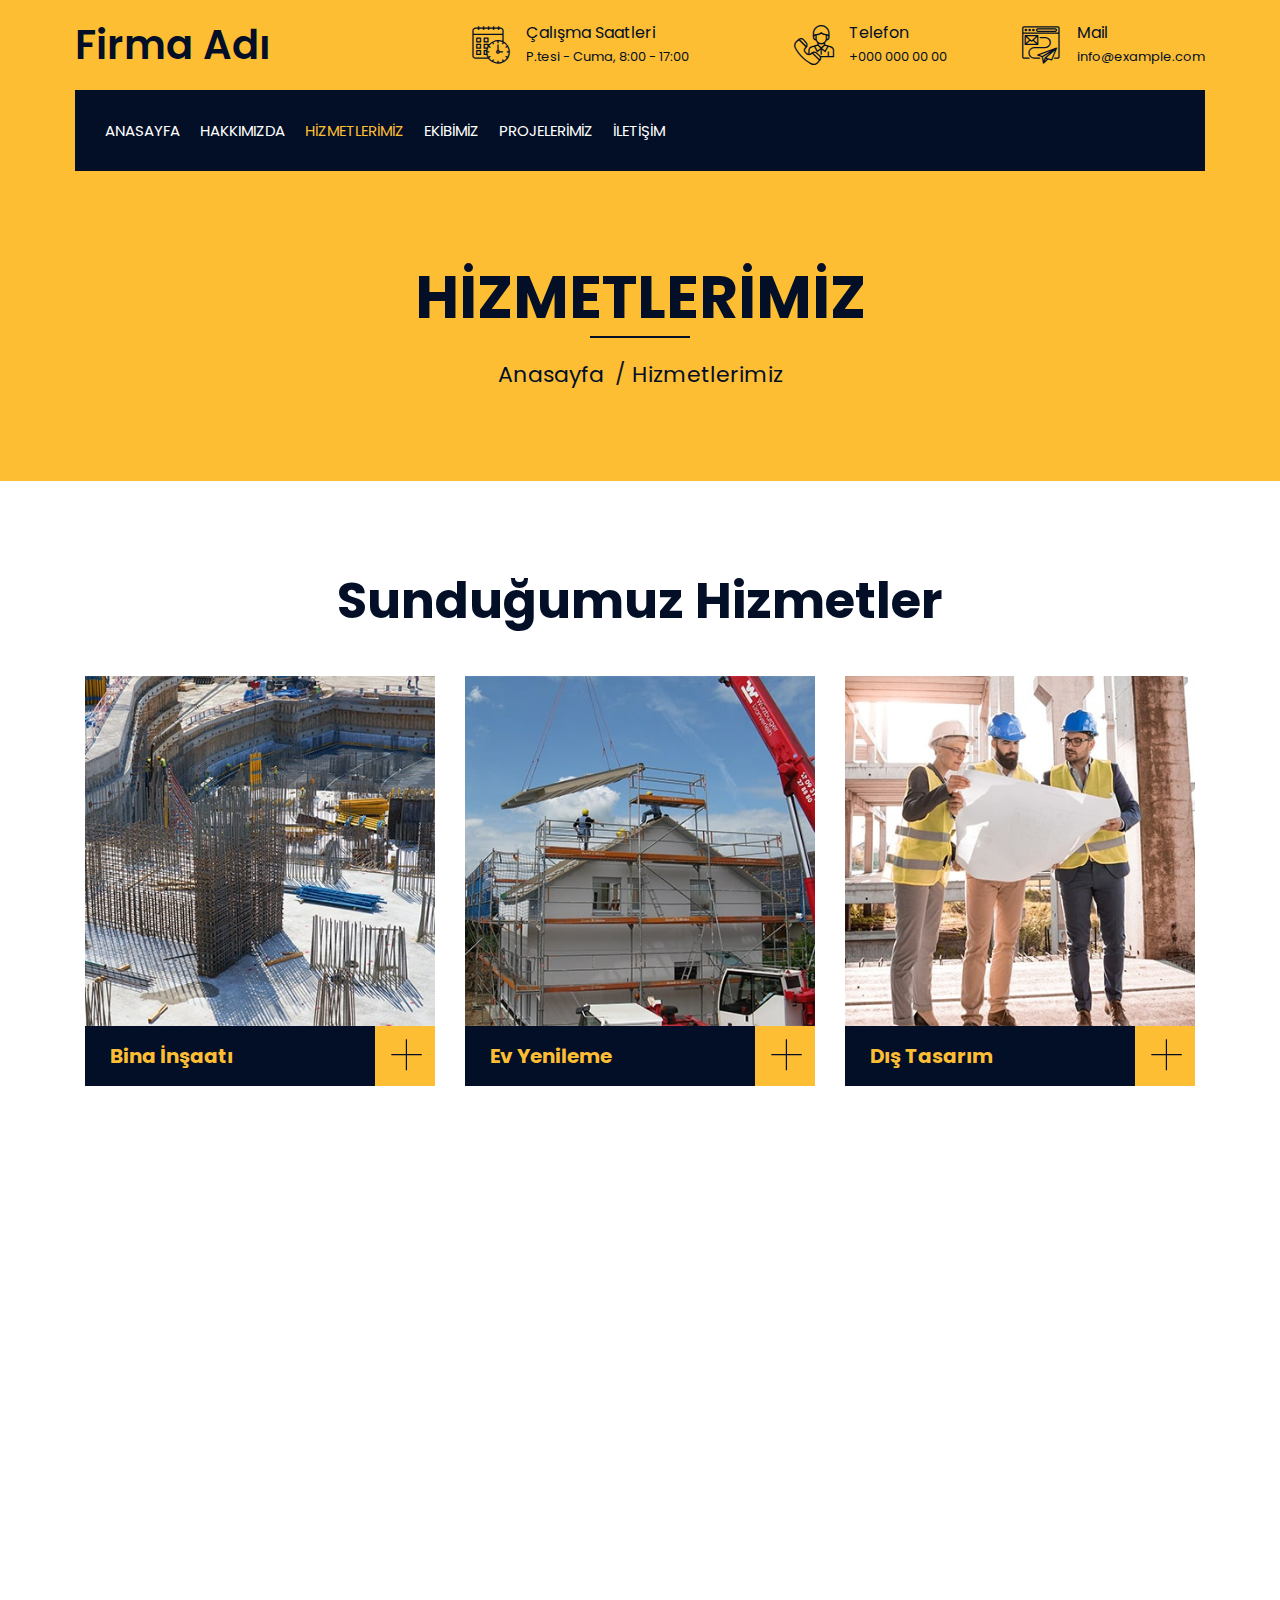
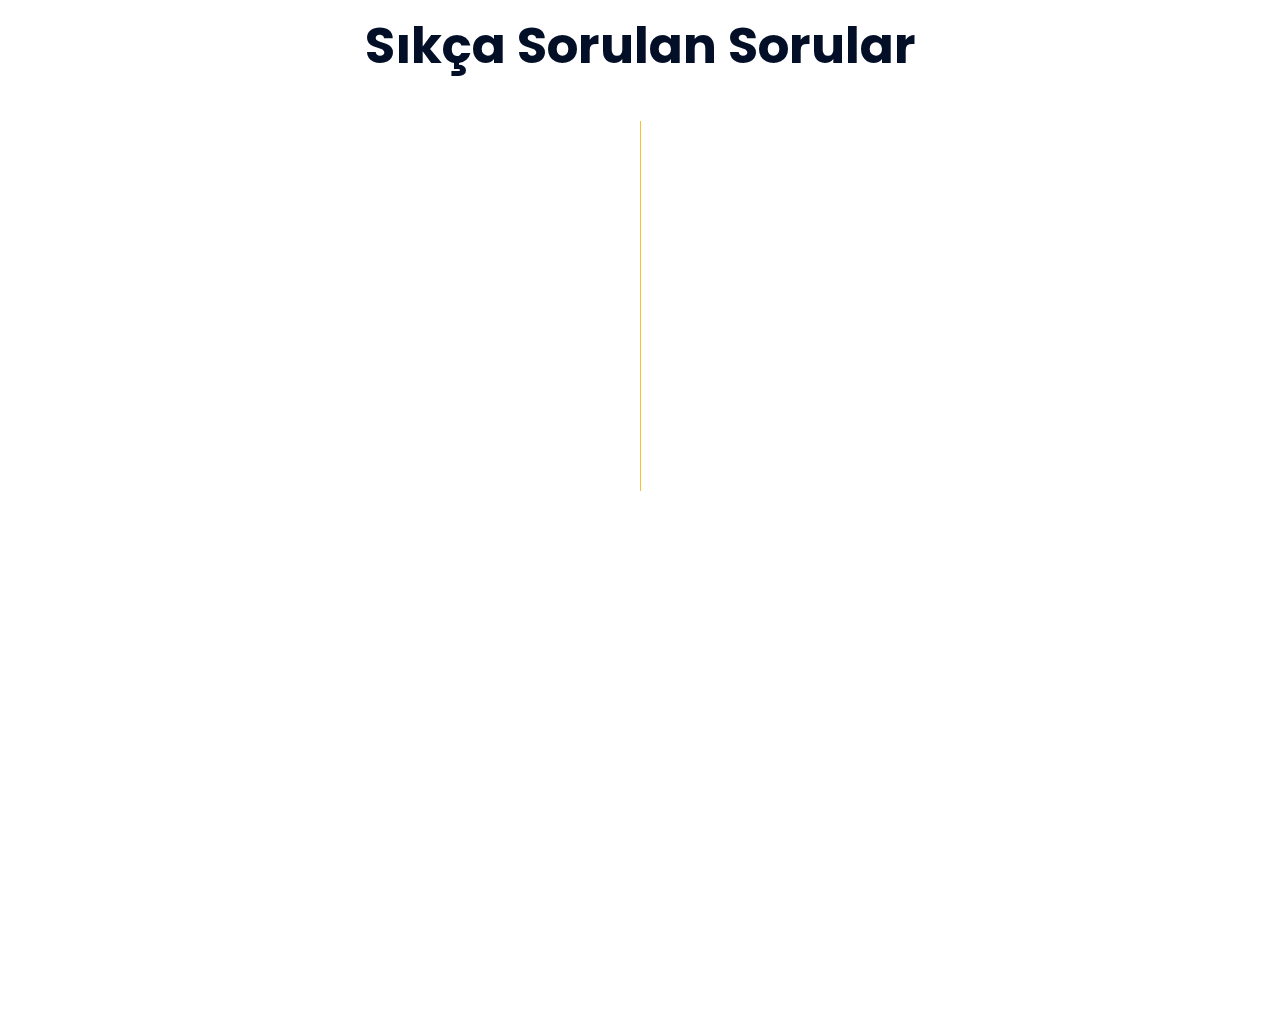
<file: service.html>
<!DOCTYPE html>
<html lang="en">
  <head>
    <meta charset="utf-8" />
    <title>Firma Adı - Hizmetlerimiz</title>
    <meta content="width=device-width, initial-scale=1.0" name="viewport" />
    <meta content="Construction Company Website Template" name="keywords" />
    <meta content="Construction Company Website Template" name="description" />

    <!-- Favicon -->
    <link href="img/favicon.ico" rel="icon" />

    <!-- Google Font -->
    <link
      href="https://fonts.googleapis.com/css2?family=Poppins:wght@100;200;300;400;500;600;700;800;900&display=swap"
      rel="stylesheet"
    />

    <!-- CSS Libraries -->
    <link
      href="https://stackpath.bootstrapcdn.com/bootstrap/4.4.1/css/bootstrap.min.css"
      rel="stylesheet"
    />
    <link
      href="https://cdnjs.cloudflare.com/ajax/libs/font-awesome/5.10.0/css/all.min.css"
      rel="stylesheet"
    />
    <link href="lib/flaticon/font/flaticon.css" rel="stylesheet" />
    <link href="lib/animate/animate.min.css" rel="stylesheet" />
    <link href="lib/owlcarousel/assets/owl.carousel.min.css" rel="stylesheet" />
    <link href="lib/lightbox/css/lightbox.min.css" rel="stylesheet" />
    <link href="lib/slick/slick.css" rel="stylesheet" />
    <link href="lib/slick/slick-theme.css" rel="stylesheet" />

    <!-- Template Stylesheet -->
    <link href="css/style.css" rel="stylesheet" />
  </head>

  <body>
    <div class="wrapper">
      <!-- Top Bar Start -->
      <div class="top-bar">
        <div class="container-fluid">
          <div class="row align-items-center">
            <div class="col-lg-4 col-md-12">
              <div class="logo">
                <a href="index.html">
                  <h1>Firma Adı</h1>
                  <!-- <img src="img/logo.jpg" alt="Logo"> -->
                </a>
              </div>
            </div>
            <div class="col-lg-8 col-md-7 d-none d-lg-block">
              <div class="row">
                <div class="col-4">
                  <div class="top-bar-item">
                    <div class="top-bar-icon">
                      <i class="flaticon-calendar"></i>
                    </div>
                    <div class="top-bar-text">
                      <h3>Çalışma Saatleri</h3>
                      <p>P.tesi - Cuma, 8:00 - 17:00</p>
                    </div>
                  </div>
                </div>
                <div class="col-4">
                  <div class="top-bar-item">
                    <div class="top-bar-icon">
                      <i class="flaticon-call"></i>
                    </div>
                    <div class="top-bar-text">
                      <h3>Telefon</h3>
                      <p>+000 000 00 00</p>
                    </div>
                  </div>
                </div>
                <div class="col-4">
                  <div class="top-bar-item">
                    <div class="top-bar-icon">
                      <i class="flaticon-send-mail"></i>
                    </div>
                    <div class="top-bar-text">
                      <h3>Mail</h3>
                      <p>info@example.com</p>
                    </div>
                  </div>
                </div>
              </div>
            </div>
          </div>
        </div>
      </div>
      <!-- Top Bar End -->

      <!-- Nav Bar Start -->
      <div class="nav-bar">
        <div class="container-fluid">
          <nav class="navbar navbar-expand-lg bg-dark navbar-dark">
            <a href="#" class="navbar-brand">MENÜ</a>
            <button
              type="button"
              class="navbar-toggler"
              data-toggle="collapse"
              data-target="#navbarCollapse"
            >
              <span class="navbar-toggler-icon"></span>
            </button>

            <div
              class="collapse navbar-collapse justify-content-between"
              id="navbarCollapse"
            >
              <div class="navbar-nav mr-auto">
                <a href="index.html" class="nav-item nav-link">ANASAYFA</a>
                <a href="about.html" class="nav-item nav-link">HAKKIMIZDA</a>
                <a href="service.html" class="nav-item nav-link active"
                  >HİZMETLERİMİZ</a
                >
                <a href="team.html" class="nav-item nav-link">EKİBİMİZ</a>
                <a href="portfolio.html" class="nav-item nav-link"
                  >PROJELERİMİZ</a
                >
                <!-- <div class="nav-item dropdown">
                  <a
                    href="#"
                    class="nav-link dropdown-toggle"
                    data-toggle="dropdown"
                    >Pages</a
                  >
                  <div class="dropdown-menu">
                    <a href="blog.html" class="dropdown-item">Blog Page</a>
                    <a href="single.html" class="dropdown-item">Single Page</a>
                  </div>
                </div> -->
                <a href="contact.html" class="nav-item nav-link">İLETİŞİM</a>
              </div>
              <!-- <div class="ml-auto">
                <a class="btn" href="https://freewebsitecode.com"
                  >Download All Template</a
                >
              </div> -->
            </div>
          </nav>
        </div>
      </div>
      <!-- Nav Bar End -->

      <!-- Page Header Start -->
      <div class="page-header">
        <div class="container">
          <div class="row">
            <div class="col-12">
              <h2>HİZMETLERİMİZ</h2>
            </div>
            <div class="col-12">
              <a href="">Anasayfa</a>
              <a href="">Hizmetlerimiz</a>
            </div>
          </div>
        </div>
      </div>
      <!-- Page Header End -->

      <!-- Service Start -->
      <div class="service">
        <div class="container">
          <div class="section-header text-center">
            <!-- <p>Our Services</p> -->
            <h2>Sunduğumuz Hizmetler</h2>
          </div>
          <div class="row">
            <div class="col-lg-4 col-md-6 wow fadeInUp" data-wow-delay="0.1s">
              <div class="service-item">
                <div class="service-img">
                  <img src="img/service-1.jpg" alt="Image" />
                  <div class="service-overlay">
                    <p>
                      Lorem ipsum dolor sit amet, consectetur adipiscing elit.
                      Phasellus nec pretium mi. Curabitur facilisis ornare velit
                      non vulputate. Aliquam metus tortor, auctor id gravida
                      condimentum, viverra quis sem.
                    </p>
                  </div>
                </div>
                <div class="service-text">
                  <h3>Bina İnşaatı</h3>
                  <a
                    class="btn"
                    href="img/service-1.jpg"
                    data-lightbox="service"
                    >+</a
                  >
                </div>
              </div>
            </div>
            <div class="col-lg-4 col-md-6 wow fadeInUp" data-wow-delay="0.2s">
              <div class="service-item">
                <div class="service-img">
                  <img src="img/service-2.jpg" alt="Image" />
                  <div class="service-overlay">
                    <p>
                      Lorem ipsum dolor sit amet, consectetur adipiscing elit.
                      Phasellus nec pretium mi. Curabitur facilisis ornare velit
                      non vulputate. Aliquam metus tortor, auctor id gravida
                      condimentum, viverra quis sem.
                    </p>
                  </div>
                </div>
                <div class="service-text">
                  <h3>Ev Yenileme</h3>
                  <a
                    class="btn"
                    href="img/service-2.jpg"
                    data-lightbox="service"
                    >+</a
                  >
                </div>
              </div>
            </div>
            <div class="col-lg-4 col-md-6 wow fadeInUp" data-wow-delay="0.3s">
              <div class="service-item">
                <div class="service-img">
                  <img src="img/service-3.jpg" alt="Image" />
                  <div class="service-overlay">
                    <p>
                      Lorem ipsum dolor sit amet, consectetur adipiscing elit.
                      Phasellus nec pretium mi. Curabitur facilisis ornare velit
                      non vulputate. Aliquam metus tortor, auctor id gravida
                      condimentum, viverra quis sem.
                    </p>
                  </div>
                </div>
                <div class="service-text">
                  <h3>Dış Tasarım</h3>
                  <a
                    class="btn"
                    href="img/service-3.jpg"
                    data-lightbox="service"
                    >+</a
                  >
                </div>
              </div>
            </div>
            <div class="col-lg-4 col-md-6 wow fadeInUp" data-wow-delay="0.4s">
              <div class="service-item">
                <div class="service-img">
                  <img src="img/service-4.jpg" alt="Image" />
                  <div class="service-overlay">
                    <p>
                      Lorem ipsum dolor sit amet, consectetur adipiscing elit.
                      Phasellus nec pretium mi. Curabitur facilisis ornare velit
                      non vulputate. Aliquam metus tortor, auctor id gravida
                      condimentum, viverra quis sem.
                    </p>
                  </div>
                </div>
                <div class="service-text">
                  <h3>İç Tasarım</h3>
                  <a
                    class="btn"
                    href="img/service-4.jpg"
                    data-lightbox="service"
                    >+</a
                  >
                </div>
              </div>
            </div>
            <div class="col-lg-4 col-md-6 wow fadeInUp" data-wow-delay="0.5s">
              <div class="service-item">
                <div class="service-img">
                  <img src="img/service-5.jpg" alt="Image" />
                  <div class="service-overlay">
                    <p>
                      Lorem ipsum dolor sit amet, consectetur adipiscing elit.
                      Phasellus nec pretium mi. Curabitur facilisis ornare velit
                      non vulputate. Aliquam metus tortor, auctor id gravida
                      condimentum, viverra quis sem.
                    </p>
                  </div>
                </div>
                <div class="service-text">
                  <h3>Sabitleme ve Destek</h3>
                  <a
                    class="btn"
                    href="img/service-5.jpg"
                    data-lightbox="service"
                    >+</a
                  >
                </div>
              </div>
            </div>
            <div class="col-lg-4 col-md-6 wow fadeInUp" data-wow-delay="0.6s">
              <div class="service-item">
                <div class="service-img">
                  <img src="img/service-6.jpg" alt="Image" />
                  <div class="service-overlay">
                    <p>
                      Lorem ipsum dolor sit amet, consectetur adipiscing elit.
                      Phasellus nec pretium mi. Curabitur facilisis ornare velit
                      non vulputate. Aliquam metus tortor, auctor id gravida
                      condimentum, viverra quis sem.
                    </p>
                  </div>
                </div>
                <div class="service-text">
                  <h3>Boya Hizmeti</h3>
                  <a
                    class="btn"
                    href="img/service-6.jpg"
                    data-lightbox="service"
                    >+</a
                  >
                </div>
              </div>
            </div>
          </div>
        </div>
      </div>
      <!-- Service End -->

      <!-- FAQs Start -->
      <div class="faqs">
        <div class="container">
          <div class="section-header text-center">
            <!-- <p>Sıkça Sorulan Sorular</p> -->
            <h2>Sıkça Sorulan Sorular</h2>
          </div>
          <div class="row">
            <div class="col-md-6">
              <div id="accordion-1">
                <div class="card wow fadeInLeft" data-wow-delay="0.1s">
                  <div class="card-header">
                    <a
                      class="card-link collapsed"
                      data-toggle="collapse"
                      href="#collapseOne"
                    >
                      Lorem ipsum dolor sit amet?
                    </a>
                  </div>
                  <div
                    id="collapseOne"
                    class="collapse"
                    data-parent="#accordion-1"
                  >
                    <div class="card-body">
                      Lorem ipsum dolor sit amet, consectetur adipiscing elit.
                      Phasellus nec pretium mi. Curabitur facilisis ornare velit
                      non.
                    </div>
                  </div>
                </div>
                <div class="card wow fadeInLeft" data-wow-delay="0.2s">
                  <div class="card-header">
                    <a
                      class="card-link collapsed"
                      data-toggle="collapse"
                      href="#collapseTwo"
                    >
                      Lorem ipsum dolor sit amet?
                    </a>
                  </div>
                  <div
                    id="collapseTwo"
                    class="collapse"
                    data-parent="#accordion-1"
                  >
                    <div class="card-body">
                      Lorem ipsum dolor sit amet, consectetur adipiscing elit.
                      Phasellus nec pretium mi. Curabitur facilisis ornare velit
                      non.
                    </div>
                  </div>
                </div>
                <div class="card wow fadeInLeft" data-wow-delay="0.3s">
                  <div class="card-header">
                    <a
                      class="card-link collapsed"
                      data-toggle="collapse"
                      href="#collapseThree"
                    >
                      Lorem ipsum dolor sit amet?
                    </a>
                  </div>
                  <div
                    id="collapseThree"
                    class="collapse"
                    data-parent="#accordion-1"
                  >
                    <div class="card-body">
                      Lorem ipsum dolor sit amet, consectetur adipiscing elit.
                      Phasellus nec pretium mi. Curabitur facilisis ornare velit
                      non.
                    </div>
                  </div>
                </div>
                <div class="card wow fadeInLeft" data-wow-delay="0.4s">
                  <div class="card-header">
                    <a
                      class="card-link collapsed"
                      data-toggle="collapse"
                      href="#collapseFour"
                    >
                      Lorem ipsum dolor sit amet?
                    </a>
                  </div>
                  <div
                    id="collapseFour"
                    class="collapse"
                    data-parent="#accordion-1"
                  >
                    <div class="card-body">
                      Lorem ipsum dolor sit amet, consectetur adipiscing elit.
                      Phasellus nec pretium mi. Curabitur facilisis ornare velit
                      non.
                    </div>
                  </div>
                </div>
                <div class="card wow fadeInLeft" data-wow-delay="0.5s">
                  <div class="card-header">
                    <a
                      class="card-link collapsed"
                      data-toggle="collapse"
                      href="#collapseFive"
                    >
                      Lorem ipsum dolor sit amet?
                    </a>
                  </div>
                  <div
                    id="collapseFive"
                    class="collapse"
                    data-parent="#accordion-1"
                  >
                    <div class="card-body">
                      Lorem ipsum dolor sit amet, consectetur adipiscing elit.
                      Phasellus nec pretium mi. Curabitur facilisis ornare velit
                      non.
                    </div>
                  </div>
                </div>
              </div>
            </div>
            <div class="col-md-6">
              <div id="accordion-2">
                <div class="card wow fadeInRight" data-wow-delay="0.1s">
                  <div class="card-header">
                    <a
                      class="card-link collapsed"
                      data-toggle="collapse"
                      href="#collapseSix"
                    >
                      Lorem ipsum dolor sit amet?
                    </a>
                  </div>
                  <div
                    id="collapseSix"
                    class="collapse"
                    data-parent="#accordion-2"
                  >
                    <div class="card-body">
                      Lorem ipsum dolor sit amet, consectetur adipiscing elit.
                      Phasellus nec pretium mi. Curabitur facilisis ornare velit
                      non.
                    </div>
                  </div>
                </div>
                <div class="card wow fadeInRight" data-wow-delay="0.2s">
                  <div class="card-header">
                    <a
                      class="card-link collapsed"
                      data-toggle="collapse"
                      href="#collapseSeven"
                    >
                      Lorem ipsum dolor sit amet?
                    </a>
                  </div>
                  <div
                    id="collapseSeven"
                    class="collapse"
                    data-parent="#accordion-2"
                  >
                    <div class="card-body">
                      Lorem ipsum dolor sit amet, consectetur adipiscing elit.
                      Phasellus nec pretium mi. Curabitur facilisis ornare velit
                      non.
                    </div>
                  </div>
                </div>
                <div class="card wow fadeInRight" data-wow-delay="0.3s">
                  <div class="card-header">
                    <a
                      class="card-link collapsed"
                      data-toggle="collapse"
                      href="#collapseEight"
                    >
                      Lorem ipsum dolor sit amet?
                    </a>
                  </div>
                  <div
                    id="collapseEight"
                    class="collapse"
                    data-parent="#accordion-2"
                  >
                    <div class="card-body">
                      Lorem ipsum dolor sit amet, consectetur adipiscing elit.
                      Phasellus nec pretium mi. Curabitur facilisis ornare velit
                      non.
                    </div>
                  </div>
                </div>
                <div class="card wow fadeInRight" data-wow-delay="0.4s">
                  <div class="card-header">
                    <a
                      class="card-link collapsed"
                      data-toggle="collapse"
                      href="#collapseNine"
                    >
                      Lorem ipsum dolor sit amet?
                    </a>
                  </div>
                  <div
                    id="collapseNine"
                    class="collapse"
                    data-parent="#accordion-2"
                  >
                    <div class="card-body">
                      Lorem ipsum dolor sit amet, consectetur adipiscing elit.
                      Phasellus nec pretium mi. Curabitur facilisis ornare velit
                      non.
                    </div>
                  </div>
                </div>
                <div class="card wow fadeInRight" data-wow-delay="0.5s">
                  <div class="card-header">
                    <a
                      class="card-link collapsed"
                      data-toggle="collapse"
                      href="#collapseTen"
                    >
                      Lorem ipsum dolor sit amet?
                    </a>
                  </div>
                  <div
                    id="collapseTen"
                    class="collapse"
                    data-parent="#accordion-2"
                  >
                    <div class="card-body">
                      Lorem ipsum dolor sit amet, consectetur adipiscing elit.
                      Phasellus nec pretium mi. Curabitur facilisis ornare velit
                      non.
                    </div>
                  </div>
                </div>
              </div>
            </div>
          </div>
        </div>
      </div>
      <!-- FAQs End -->

      <!-- Footer Start -->
      <div class="footer wow fadeIn" data-wow-delay="0.3s">
        <div class="container">
          <div class="row">
            <div class="col-md-6 col-lg-3">
              <div class="footer-contact">
                <h2>Ofis Bilgisi</h2>
                <p><i class="fa fa-map-marker-alt"></i>Şehir, Semt, Mahalle</p>
                <p><i class="fa fa-phone-alt"></i>+000 000 00</p>
                <p><i class="fa fa-envelope"></i>info@example.com</p>
                <div class="footer-social">
                  <a href="#"><i class="fab fa-twitter"></i></a>
                  <a href="#"><i class="fab fa-facebook-f"></i></a>
                  <a href="#"><i class="fab fa-linkedin-in"></i></a>
                  <a href="#"><i class="fab fa-instagram"></i></a>
                  <a href="#"><i class="fab fa-youtube"></i></a>
                </div>
              </div>
            </div>
            <div class="col-md-6 col-lg-3">
              <div class="footer-link">
                <h2>Hizmet Alanlarımız</h2>
                <a href="">Bina İnşaatı</a>
                <a href="">Ev Yenileme</a>
                <a href="">Dış Tasarım</a>
                <a href="">İç Tasarım</a>
                <a href="">Boya Hizmeti</a>
              </div>
            </div>
            <div class="col-md-6 col-lg-3">
              <div class="footer-link">
                <h2>Sayfalarımız</h2>
                <a href="">Hakkımızda</a>
                <a href="">İletişim</a>
                <a href="">Ekibimiz</a>
                <a href="">Projelerimiz</a>
                <a href="">Referanslarımız</a>
              </div>
            </div>
            <!-- <div class="col-md-6 col-lg-3">
              <div class="newsletter">
                <h2>Newsletter</h2>
                <p>
                  Lorem ipsum dolor sit amet elit. Phasellus nec pretium mi.
                  Curabitur facilisis ornare velit non vulpu
                </p>
                <div class="form">
                  <input class="form-control" placeholder="Email here" />
                  <button class="btn">Submit</button>
                </div>
              </div>
            </div> -->
          </div>
        </div>
        <!-- <div class="container footer-menu">
          <div class="f-menu">
            <a href="">Terms of use</a>
            <a href="">Privacy policy</a>
            <a href="">Cookies</a>
            <a href="">Help</a>
            <a href="">FQAs</a>
          </div>
        </div> -->
        <div class="container copyright">
          <div class="row">
            <div class="col-md-6">
              <p>
                &copy; <a href="https://freewebsitecode.com">firma adı</a>, Tüm
                Hakları Saklıdır.
              </p>
            </div>

            <div class="col-md-6">
              <p>
                Bu site bir
                <a href="https://freewebsitecode.com">ZRNSOFT</a> projesidir.
              </p>
            </div>
          </div>
        </div>
      </div>
      <!-- Footer End -->

      <a href="#" class="back-to-top"><i class="fa fa-chevron-up"></i></a>
    </div>

    <!-- JavaScript Libraries -->
    <script src="https://code.jquery.com/jquery-3.4.1.min.js"></script>
    <script src="https://stackpath.bootstrapcdn.com/bootstrap/4.4.1/js/bootstrap.bundle.min.js"></script>
    <script src="lib/easing/easing.min.js"></script>
    <script src="lib/wow/wow.min.js"></script>
    <script src="lib/owlcarousel/owl.carousel.min.js"></script>
    <script src="lib/isotope/isotope.pkgd.min.js"></script>
    <script src="lib/lightbox/js/lightbox.min.js"></script>
    <script src="lib/waypoints/waypoints.min.js"></script>
    <script src="lib/counterup/counterup.min.js"></script>
    <script src="lib/slick/slick.min.js"></script>

    <!-- Template Javascript -->
    <script src="js/main.js"></script>
  </body>
</html>
</file>
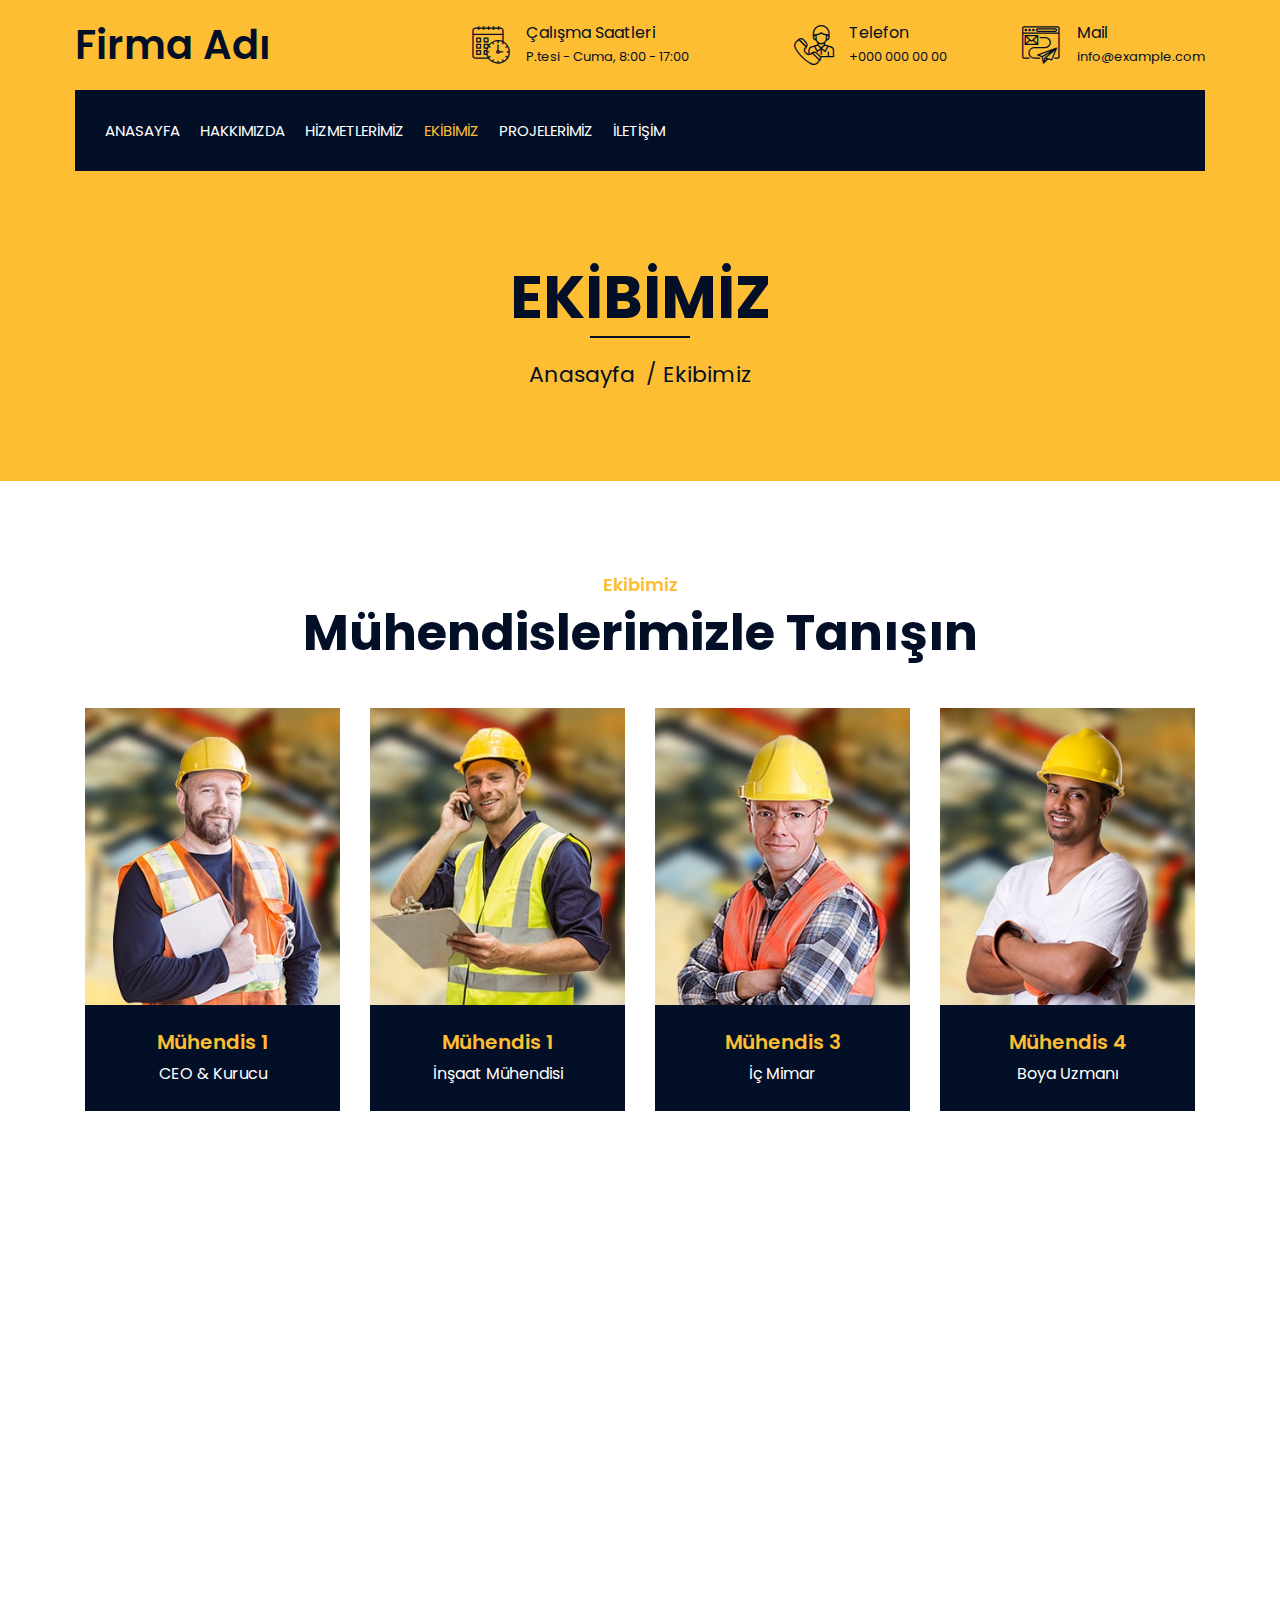
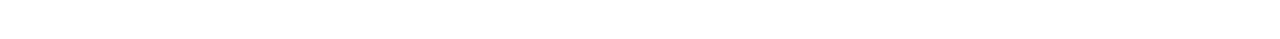
<file: team.html>
<!DOCTYPE html>
<html lang="en">
  <head>
    <meta charset="utf-8" />
    <title>Firma Adı - Ekibimiz</title>
    <meta content="width=device-width, initial-scale=1.0" name="viewport" />
    <meta content="Construction Company Website Template" name="keywords" />
    <meta content="Construction Company Website Template" name="description" />

    <!-- Favicon -->
    <link href="img/favicon.ico" rel="icon" />

    <!-- Google Font -->
    <link
      href="https://fonts.googleapis.com/css2?family=Poppins:wght@100;200;300;400;500;600;700;800;900&display=swap"
      rel="stylesheet"
    />

    <!-- CSS Libraries -->
    <link
      href="https://stackpath.bootstrapcdn.com/bootstrap/4.4.1/css/bootstrap.min.css"
      rel="stylesheet"
    />
    <link
      href="https://cdnjs.cloudflare.com/ajax/libs/font-awesome/5.10.0/css/all.min.css"
      rel="stylesheet"
    />
    <link href="lib/flaticon/font/flaticon.css" rel="stylesheet" />
    <link href="lib/animate/animate.min.css" rel="stylesheet" />
    <link href="lib/owlcarousel/assets/owl.carousel.min.css" rel="stylesheet" />
    <link href="lib/lightbox/css/lightbox.min.css" rel="stylesheet" />
    <link href="lib/slick/slick.css" rel="stylesheet" />
    <link href="lib/slick/slick-theme.css" rel="stylesheet" />

    <!-- Template Stylesheet -->
    <link href="css/style.css" rel="stylesheet" />
  </head>

  <body>
    <div class="wrapper">
      <!-- Top Bar Start -->
      <div class="top-bar">
        <div class="container-fluid">
          <div class="row align-items-center">
            <div class="col-lg-4 col-md-12">
              <div class="logo">
                <a href="index.html">
                  <h1>Firma Adı</h1>
                  <!-- <img src="img/logo.jpg" alt="Logo"> -->
                </a>
              </div>
            </div>
            <div class="col-lg-8 col-md-7 d-none d-lg-block">
              <div class="row">
                <div class="col-4">
                  <div class="top-bar-item">
                    <div class="top-bar-icon">
                      <i class="flaticon-calendar"></i>
                    </div>
                    <div class="top-bar-text">
                      <h3>Çalışma Saatleri</h3>
                      <p>P.tesi - Cuma, 8:00 - 17:00</p>
                    </div>
                  </div>
                </div>
                <div class="col-4">
                  <div class="top-bar-item">
                    <div class="top-bar-icon">
                      <i class="flaticon-call"></i>
                    </div>
                    <div class="top-bar-text">
                      <h3>Telefon</h3>
                      <p>+000 000 00 00</p>
                    </div>
                  </div>
                </div>
                <div class="col-4">
                  <div class="top-bar-item">
                    <div class="top-bar-icon">
                      <i class="flaticon-send-mail"></i>
                    </div>
                    <div class="top-bar-text">
                      <h3>Mail</h3>
                      <p>info@example.com</p>
                    </div>
                  </div>
                </div>
              </div>
            </div>
          </div>
        </div>
      </div>
      <!-- Top Bar End -->

      <!-- Nav Bar Start -->
      <div class="nav-bar">
        <div class="container-fluid">
          <nav class="navbar navbar-expand-lg bg-dark navbar-dark">
            <a href="#" class="navbar-brand">MENÜ</a>
            <button
              type="button"
              class="navbar-toggler"
              data-toggle="collapse"
              data-target="#navbarCollapse"
            >
              <span class="navbar-toggler-icon"></span>
            </button>

            <div
              class="collapse navbar-collapse justify-content-between"
              id="navbarCollapse"
            >
              <div class="navbar-nav mr-auto">
                <a href="index.html" class="nav-item nav-link">ANASAYFA</a>
                <a href="about.html" class="nav-item nav-link">HAKKIMIZDA</a>
                <a href="service.html" class="nav-item nav-link"
                  >HİZMETLERİMİZ</a
                >
                <a href="team.html" class="nav-item nav-link active"
                  >EKİBİMİZ</a
                >
                <a href="portfolio.html" class="nav-item nav-link"
                  >PROJELERİMİZ</a
                >
                <!-- <div class="nav-item dropdown">
                  <a
                    href="#"
                    class="nav-link dropdown-toggle"
                    data-toggle="dropdown"
                    >Pages</a
                  >
                  <div class="dropdown-menu">
                    <a href="blog.html" class="dropdown-item">Blog Page</a>
                    <a href="single.html" class="dropdown-item">Single Page</a>
                  </div>
                </div> -->
                <a href="contact.html" class="nav-item nav-link">İLETİŞİM</a>
              </div>
              <!-- <div class="ml-auto">
                <a class="btn" href="https://freewebsitecode.com"
                  >Download All Template</a
                >
              </div> -->
            </div>
          </nav>
        </div>
      </div>
      <!-- Nav Bar End -->

      <!-- Page Header Start -->
      <div class="page-header">
        <div class="container">
          <div class="row">
            <div class="col-12">
              <h2>EKİBİMİZ</h2>
            </div>
            <div class="col-12">
              <a href="">Anasayfa</a>
              <a href="">Ekibimiz</a>
            </div>
          </div>
        </div>
      </div>
      <!-- Page Header End -->

      <!-- Team Start -->
      <div class="team">
        <div class="container">
          <div class="section-header text-center">
            <p>Ekibimiz</p>
            <h2>Mühendislerimizle Tanışın</h2>
          </div>
          <div class="row">
            <div class="col-lg-3 col-md-6 wow fadeInUp" data-wow-delay="0.1s">
              <div class="team-item">
                <div class="team-img">
                  <img src="img/team-1.jpg" alt="Team Image" />
                </div>
                <div class="team-text">
                  <h2>Mühendis 1</h2>
                  <p>CEO & Kurucu</p>
                </div>
                <div class="team-social">
                  <a class="social-tw" href=""
                    ><i class="fab fa-twitter"></i
                  ></a>
                  <a class="social-fb" href=""
                    ><i class="fab fa-facebook-f"></i
                  ></a>
                  <a class="social-li" href=""
                    ><i class="fab fa-linkedin-in"></i
                  ></a>
                  <a class="social-in" href=""
                    ><i class="fab fa-instagram"></i
                  ></a>
                </div>
              </div>
            </div>
            <div class="col-lg-3 col-md-6 wow fadeInUp" data-wow-delay="0.2s">
              <div class="team-item">
                <div class="team-img">
                  <img src="img/team-2.jpg" alt="Team Image" />
                </div>
                <div class="team-text">
                  <h2>Mühendis 1</h2>
                  <p>İnşaat Mühendisi</p>
                </div>
                <div class="team-social">
                  <a class="social-tw" href=""
                    ><i class="fab fa-twitter"></i
                  ></a>
                  <a class="social-fb" href=""
                    ><i class="fab fa-facebook-f"></i
                  ></a>
                  <a class="social-li" href=""
                    ><i class="fab fa-linkedin-in"></i
                  ></a>
                  <a class="social-in" href=""
                    ><i class="fab fa-instagram"></i
                  ></a>
                </div>
              </div>
            </div>
            <div class="col-lg-3 col-md-6 wow fadeInUp" data-wow-delay="0.3s">
              <div class="team-item">
                <div class="team-img">
                  <img src="img/team-3.jpg" alt="Team Image" />
                </div>
                <div class="team-text">
                  <h2>Mühendis 3</h2>
                  <p>İç Mimar</p>
                </div>
                <div class="team-social">
                  <a class="social-tw" href=""
                    ><i class="fab fa-twitter"></i
                  ></a>
                  <a class="social-fb" href=""
                    ><i class="fab fa-facebook-f"></i
                  ></a>
                  <a class="social-li" href=""
                    ><i class="fab fa-linkedin-in"></i
                  ></a>
                  <a class="social-in" href=""
                    ><i class="fab fa-instagram"></i
                  ></a>
                </div>
              </div>
            </div>
            <div class="col-lg-3 col-md-6 wow fadeInUp" data-wow-delay="0.4s">
              <div class="team-item">
                <div class="team-img">
                  <img src="img/team-4.jpg" alt="Team Image" />
                </div>
                <div class="team-text">
                  <h2>Mühendis 4</h2>
                  <p>Boya Uzmanı</p>
                </div>
                <div class="team-social">
                  <a class="social-tw" href=""
                    ><i class="fab fa-twitter"></i
                  ></a>
                  <a class="social-fb" href=""
                    ><i class="fab fa-facebook-f"></i
                  ></a>
                  <a class="social-li" href=""
                    ><i class="fab fa-linkedin-in"></i
                  ></a>
                  <a class="social-in" href=""
                    ><i class="fab fa-instagram"></i
                  ></a>
                </div>
              </div>
            </div>
          </div>
        </div>
      </div>
      <!-- Team End -->

      <!-- Footer Start -->
      <div class="footer wow fadeIn" data-wow-delay="0.3s">
        <div class="container">
          <div class="row">
            <div class="col-md-6 col-lg-3">
              <div class="footer-contact">
                <h2>Ofis Bilgisi</h2>
                <p><i class="fa fa-map-marker-alt"></i>Şehir, Semt, Mahalle</p>
                <p><i class="fa fa-phone-alt"></i>+000 000 00</p>
                <p><i class="fa fa-envelope"></i>info@example.com</p>
                <div class="footer-social">
                  <a href="#"><i class="fab fa-twitter"></i></a>
                  <a href="#"><i class="fab fa-facebook-f"></i></a>
                  <a href="#"><i class="fab fa-linkedin-in"></i></a>
                  <a href="#"><i class="fab fa-instagram"></i></a>
                  <a href="#"><i class="fab fa-youtube"></i></a>
                </div>
              </div>
            </div>
            <div class="col-md-6 col-lg-3">
              <div class="footer-link">
                <h2>Hizmet Alanlarımız</h2>
                <a href="">Bina İnşaatı</a>
                <a href="">Ev Yenileme</a>
                <a href="">Dış Tasarım</a>
                <a href="">İç Tasarım</a>
                <a href="">Boya Hizmeti</a>
              </div>
            </div>
            <div class="col-md-6 col-lg-3">
              <div class="footer-link">
                <h2>Sayfalarımız</h2>
                <a href="">Hakkımızda</a>
                <a href="">İletişim</a>
                <a href="">Ekibimiz</a>
                <a href="">Projelerimiz</a>
                <a href="">Referanslarımız</a>
              </div>
            </div>
            <!-- <div class="col-md-6 col-lg-3">
              <div class="newsletter">
                <h2>Newsletter</h2>
                <p>
                  Lorem ipsum dolor sit amet elit. Phasellus nec pretium mi.
                  Curabitur facilisis ornare velit non vulpu
                </p>
                <div class="form">
                  <input class="form-control" placeholder="Email here" />
                  <button class="btn">Submit</button>
                </div>
              </div>
            </div> -->
          </div>
        </div>
        <!-- <div class="container footer-menu">
          <div class="f-menu">
            <a href="">Terms of use</a>
            <a href="">Privacy policy</a>
            <a href="">Cookies</a>
            <a href="">Help</a>
            <a href="">FQAs</a>
          </div>
        </div> -->
        <div class="container copyright">
          <div class="row">
            <div class="col-md-6">
              <p>
                &copy; <a href="https://freewebsitecode.com">firma adı</a>, Tüm
                Hakları Saklıdır.
              </p>
            </div>

            <div class="col-md-6">
              <p>
                Bu site bir
                <a href="https://freewebsitecode.com">ZRNSOFT</a> projesidir.
              </p>
            </div>
          </div>
        </div>
      </div>
      <!-- Footer End -->

      <a href="#" class="back-to-top"><i class="fa fa-chevron-up"></i></a>
    </div>

    <!-- JavaScript Libraries -->
    <script src="https://code.jquery.com/jquery-3.4.1.min.js"></script>
    <script src="https://stackpath.bootstrapcdn.com/bootstrap/4.4.1/js/bootstrap.bundle.min.js"></script>
    <script src="lib/easing/easing.min.js"></script>
    <script src="lib/wow/wow.min.js"></script>
    <script src="lib/owlcarousel/owl.carousel.min.js"></script>
    <script src="lib/isotope/isotope.pkgd.min.js"></script>
    <script src="lib/lightbox/js/lightbox.min.js"></script>
    <script src="lib/waypoints/waypoints.min.js"></script>
    <script src="lib/counterup/counterup.min.js"></script>
    <script src="lib/slick/slick.min.js"></script>

    <!-- Template Javascript -->
    <script src="js/main.js"></script>
  </body>
</html>
</file>
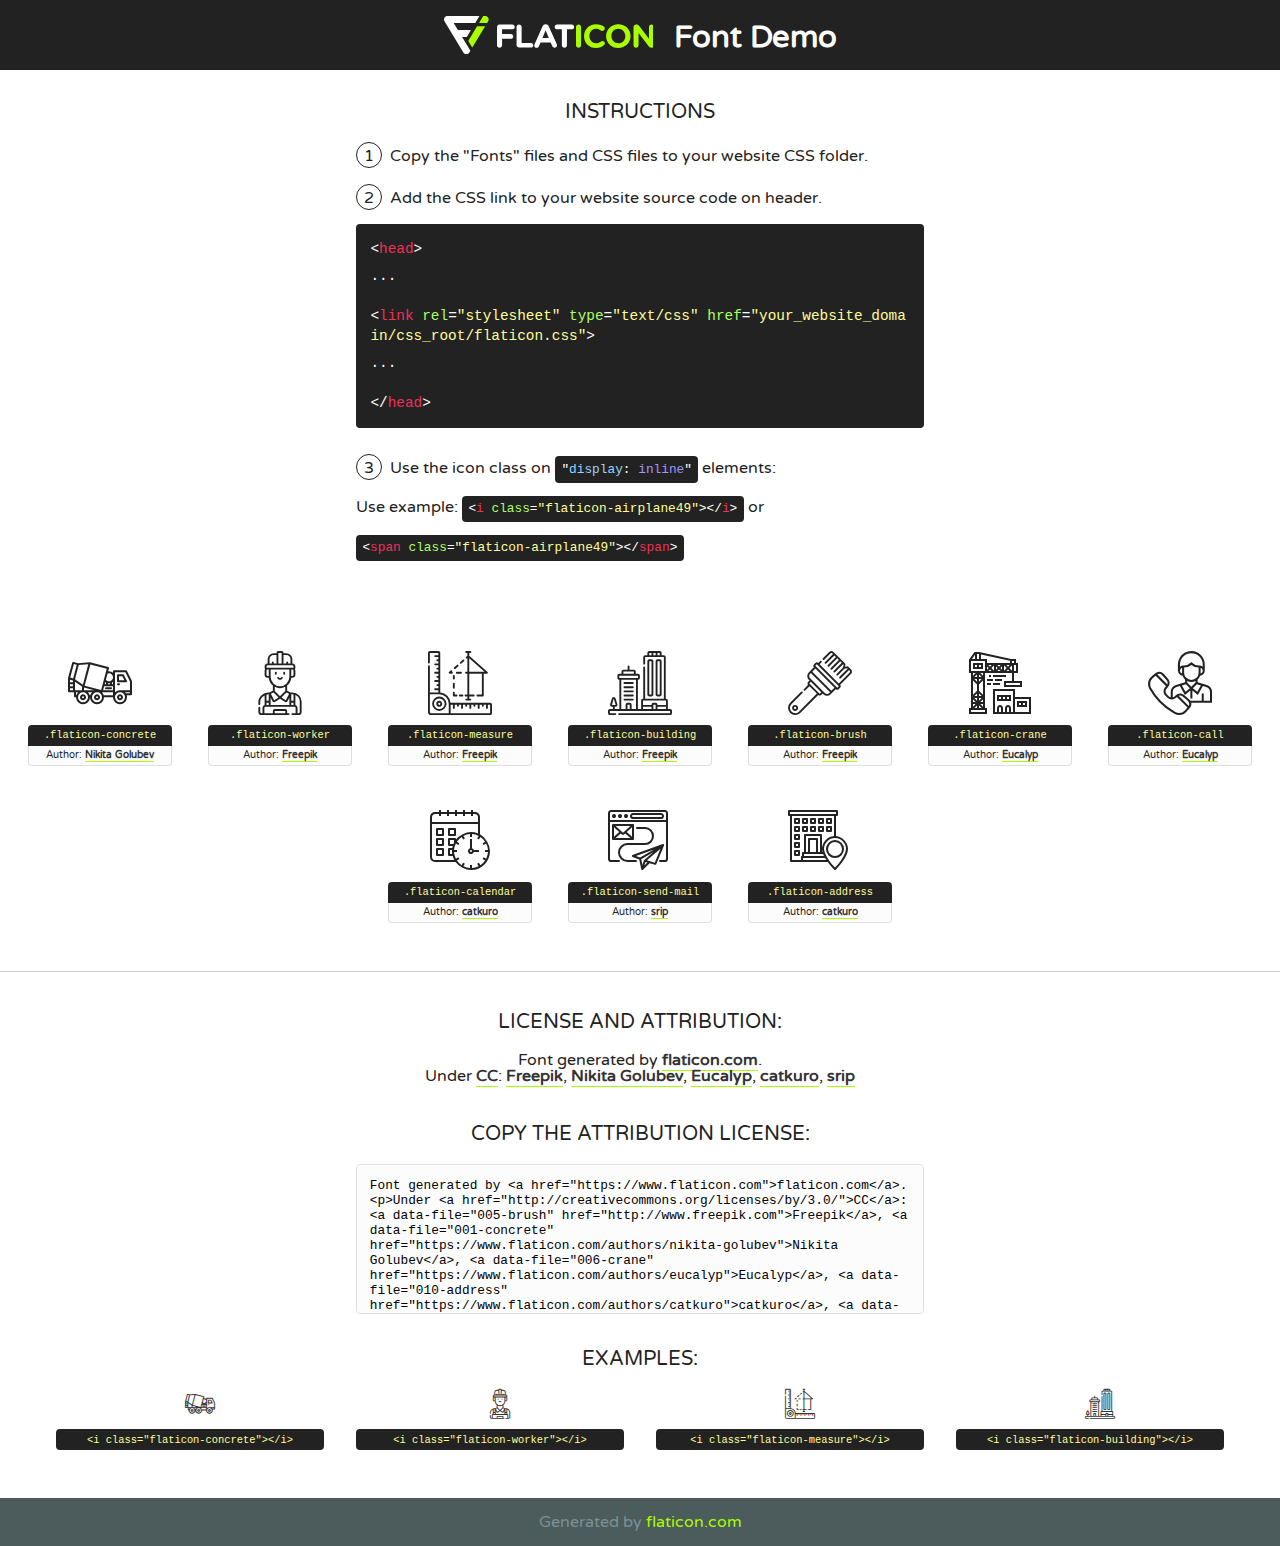
<file: lib/flaticon/font/flaticon.html>
<!DOCTYPE html>
<!--
  Flaticon icon font: Flaticon
  Creation date: 23/08/2020 07:24
-->
<html>
<!DOCTYPE html>
<html>

<head>
    <title>Flaticon WebFont</title>
    <link href="http://fonts.googleapis.com/css?family=Varela+Round" rel="stylesheet" type="text/css" />
    <link rel="stylesheet" type="text/css" href="flaticon.css">
    <meta charset="UTF-8">
    <style>
    html, body, div, span, applet, object, iframe,
    h1, h2, h3, h4, h5, h6, p, blockquote, pre,
    a, abbr, acronym, address, big, cite, code,
    del, dfn, em, img, ins, kbd, q, s, samp,
    small, strike, strong, sub, sup, tt, var,
    b, u, i, center,
    dl, dt, dd, ol, ul, li,
    fieldset, form, label, legend,
    table, caption, tbody, tfoot, thead, tr, th, td,
    article, aside, canvas, details, embed, 
    figure, figcaption, footer, header, hgroup, 
    menu, nav, output, ruby, section, summary,
    time, mark, audio, video {
        margin: 0;
        padding: 0;
        border: 0;
        font-size: 100%;
        font: inherit;
        vertical-align: baseline;
    }
    /* HTML5 display-role reset for older browsers */
    article, aside, details, figcaption, figure, 
    footer, header, hgroup, menu, nav, section {
        display: block;
    }
    body {
        line-height: 1;
    }
    ol, ul {
        list-style: none;
    }
    blockquote, q {
        quotes: none;
    }
    blockquote:before, blockquote:after,
    q:before, q:after {
        content: '';
        content: none;
    }
    table {
        border-collapse: collapse;
        border-spacing: 0;
    }
    body {
        font-family: 'Varela Round', Helvetica, Arial, sans-serif;
        font-size: 16px;
        color: #222;
    }
    a {
        color: #333;
        border-bottom: 1px solid #a9fd00;
        font-weight: bold;
        text-decoration: none;
    }
    * {
        -moz-box-sizing: border-box;
        -webkit-box-sizing: border-box;
        box-sizing: border-box;
        margin: 0;
        padding: 0;
    }
    [class^="flaticon-"]:before, [class*=" flaticon-"]:before, [class^="flaticon-"]:after, [class*=" flaticon-"]:after {
        font-family: Flaticon;
        font-size: 30px;
        font-style: normal;
        margin-left: 20px;
        color: #333;
    }
    .wrapper {
        max-width: 600px;
        margin: auto;
        padding: 0 1em;
    }
    .title {
        font-size: 1.25em;
        text-align: center;
        margin-bottom: 1em;
        text-transform: uppercase;
    }
    header {
        text-align: center;
        background-color: #222;
        color: #fff;
        padding: 1em;
    }
    header .logo {
        width: 210px;
        height: 38px;
        display: inline-block;
        vertical-align: middle;
        margin-right: 1em;
        border: none;
    }
    header strong {
        font-size: 1.95em;
        font-weight: bold;
        vertical-align: middle;
        margin-top: 5px;
        display: inline-block;
    }
    .demo {
        margin: 2em auto;
        line-height: 1.25em;
    }
    .demo ul li {
        margin-bottom: 1em;
    }
    .demo ul li .num {
        color: #222;
        border-radius: 20px;
        display: inline-block;
        width: 26px;
        padding: 3px;
        height: 26px;
        text-align: center;
        margin-right: 0.5em;
        border: 1px solid #222;
    }
    .demo ul li code {
        background-color: #222;
        border-radius: 4px;
        padding: 0.25em 0.5em;
        display: inline-block;
        color: #fff;
        font-family: Consolas,Monaco,Lucida Console,Liberation Mono,DejaVu Sans Mono,Bitstream Vera Sans Mono,Courier New, monospace;
        font-weight: lighter;
        margin-top: 1em;
        font-size: 0.8em;
        word-break: break-all;
    }
    .demo ul li code.big {
        padding: 1em;
        font-size: 0.9em;
    }
    .demo ul li code .red {
        color: #EF3159;
    }
    .demo ul li code .green {
        color: #ACFF65;
    }
    .demo ul li code .yellow {
        color: #FFFF99;
    }
    .demo ul li code .blue {
        color: #99D3FF;
    }
    .demo ul li code .purple {
        color: #A295FF;
    }
    .demo ul li code .dots {
        margin-top: 0.5em;
        display: block;
    }
    #glyphs {
        border-bottom: 1px solid #ccc;
        padding: 2em 0;
        text-align: center;
    }
    .glyph {
        display: inline-block;
        width: 9em;
        margin: 1em;
        text-align: center;
        vertical-align: top;
        background: #FFF;
    }
    .glyph .glyph-icon {
        padding: 10px;
        display: block;
        font-family:"Flaticon";
        font-size: 64px;
        line-height: 1;
    }
    .glyph .glyph-icon:before {
        font-size: 64px;
        color: #222;
        margin-left: 0;
    }
    .class-name {
        font-size: 0.65em;
        background-color: #222;
        color: #fff;
        border-radius: 4px 4px 0 0;
        padding: 0.5em;
        color: #FFFF99;
        font-family: Consolas,Monaco,Lucida Console,Liberation Mono,DejaVu Sans Mono,Bitstream Vera Sans Mono,Courier New, monospace;
    }
    .author-name {
        font-size: 0.6em;
        background-color: #fcfcfd;
        border: 1px solid #DEDEE4;
        border-top: 0;
        border-radius: 0 0 4px 4px;
        padding: 0.5em;
    }
    .class-name:last-child {
        font-size: 10px;
        color:#888;
    }
    .class-name:last-child a {
        font-size: 10px;
        color:#555;
    }
    .class-name:last-child a:hover {
        color:#a9fd00;
    }
    .glyph > input {
        display: block;
        width: 100px;
        margin: 5px auto;
        text-align: center;
        font-size: 12px;
        cursor: text;
    }
    .glyph > input.icon-input {
        font-family:"Flaticon";
        font-size: 16px;
        margin-bottom: 10px;
    }
    .attribution .title {
        margin-top: 2em;
    }
    .attribution textarea {
        background-color: #fcfcfd;
        padding: 1em;
        border: none;
        box-shadow: none;
        border: 1px solid #DEDEE4;
        border-radius: 4px;
        resize: none;
        width: 100%;
        height: 150px;
        font-size: 0.8em;
        font-family: Consolas,Monaco,Lucida Console,Liberation Mono,DejaVu Sans Mono,Bitstream Vera Sans Mono,Courier New, monospace;
        -webkit-appearance: none;
    }
    .iconsuse {
        margin: 2em auto;
        text-align: center;
        max-width: 1200px;
    }
    .iconsuse:after {
        content: '';
        display: table;
        clear: both;
    }
    .iconsuse .image {
        float: left;
        width: 25%;
        padding: 0 1em;
    }
    .iconsuse .image p {
        margin-bottom: 1em;
    }
    .iconsuse .image span {
        display: block;
        font-size: 0.65em;
        background-color: #222;
        color: #fff;
        border-radius: 4px;
        padding: 0.5em;
        color: #FFFF99;
        margin-top: 1em;
        font-family: Consolas,Monaco,Lucida Console,Liberation Mono,DejaVu Sans Mono,Bitstream Vera Sans Mono,Courier New, monospace;
    }
    #footer {
        text-align: center;
        background-color: #4C5B5C;
        color: #7c9192;
        padding: 1em;
    }
    #footer a {
        border: none;
        color: #a9fd00;
        font-weight: normal;
    }
    @media (max-width: 960px) {
        .iconsuse .image {
            width: 50%;
        }
    }
    @media (max-width: 560px) {
        .iconsuse .image {
            width: 100%;
        }
    }
    </style>
</head>

<body class="characters-off">

    <header>
        <a href="https://www.flaticon.com" target="_blank" class="logo">
            <svg version="1.1" xmlns="http://www.w3.org/2000/svg" xmlns:xlink="http://www.w3.org/1999/xlink" xmlns:a="http://ns.adobe.com/AdobeSVGViewerExtensions/3.0/" viewBox="0 0 560.875 102.036" enable-background="new 0 0 560.875 102.036" xml:space="preserve">
                <defs>
                </defs>
                <g>
                    <g class="letters">
                        <path fill="#ffffff" d="M141.596,29.675c0-3.777,2.985-6.767,6.764-6.767h34.438c3.426,0,6.15,2.728,6.15,6.15
                        c0,3.43-2.724,6.149-6.15,6.149h-27.674v13.091h23.719c3.429,0,6.151,2.724,6.151,6.15c0,3.43-2.723,6.149-6.151,6.149h-23.719
                        v17.574c0,3.773-2.986,6.761-6.764,6.761c-3.779,0-6.764-2.989-6.764-6.761V29.675z"></path>
                        <path fill="#ffffff" d="M193.844,29.149c0-3.781,2.985-6.767,6.764-6.767c3.776,0,6.763,2.985,6.763,6.767v42.957h25.039
                        c3.426,0,6.149,2.726,6.149,6.153c0,3.425-2.723,6.15-6.149,6.15h-31.802c-3.779,0-6.764-2.986-6.764-6.768V29.149z"></path>
                        <path fill="#ffffff" d="M241.891,75.71l21.438-48.407c1.492-3.341,4.215-5.357,7.906-5.357h0.792
                        c3.686,0,6.323,2.017,7.815,5.357l21.439,48.407c0.436,0.967,0.701,1.845,0.701,2.723c0,3.602-2.809,6.501-6.414,6.501
                        c-3.161,0-5.269-1.845-6.499-4.655l-4.132-9.661h-27.059l-4.301,10.102c-1.144,2.631-3.426,4.214-6.237,4.214
                        c-3.517,0-6.24-2.81-6.24-6.325C241.1,77.64,241.451,76.677,241.891,75.71z M279.932,58.666l-8.521-20.297l-8.526,20.297H279.932
                        z"></path>
                        <path fill="#ffffff" d="M314.864,35.387H301.86c-3.429,0-6.239-2.813-6.239-6.238c0-3.429,2.811-6.24,6.239-6.24h39.533
                        c3.426,0,6.237,2.811,6.237,6.24c0,3.425-2.811,6.238-6.237,6.238h-13.001v42.785c0,3.773-2.99,6.761-6.764,6.761
                        c-3.779,0-6.764-2.989-6.764-6.761V35.387z"></path>
                        <path fill="#A9FD00" d="M352.615,29.149c0-3.781,2.985-6.767,6.767-6.767c3.774,0,6.761,2.985,6.761,6.767v49.024
                        c0,3.773-2.987,6.761-6.761,6.761c-3.781,0-6.767-2.989-6.767-6.761V29.149z"></path>
                        <path fill="#A9FD00" d="M374.132,53.836v-0.179c0-17.481,13.178-31.801,32.065-31.801c9.22,0,15.459,2.458,20.557,6.238
                        c1.402,1.054,2.637,2.985,2.637,5.357c0,3.692-2.985,6.59-6.681,6.59c-1.845,0-3.071-0.702-4.044-1.319
                        c-3.776-2.813-7.729-4.393-12.562-4.393c-10.364,0-17.831,8.611-17.831,19.154v0.173c0,10.542,7.291,19.329,17.831,19.329
                        c5.715,0,9.492-1.756,13.359-4.834c1.049-0.874,2.458-1.491,4.039-1.491c3.429,0,6.325,2.813,6.325,6.236
                        c0,2.106-1.056,3.78-2.282,4.834c-5.539,4.834-12.036,7.733-21.878,7.733C387.572,85.464,374.132,71.493,374.132,53.836z"></path>
                        <path fill="#A9FD00" d="M433.009,53.836v-0.179c0-17.481,13.79-31.801,32.766-31.801c18.981,0,32.592,14.143,32.592,31.628v0.173
                        c0,17.483-13.785,31.807-32.769,31.807C446.625,85.464,433.009,71.32,433.009,53.836z M484.224,53.836v-0.179
                        c0-10.539-7.725-19.326-18.626-19.326c-10.893,0-18.449,8.611-18.449,19.154v0.173c0,10.542,7.73,19.329,18.626,19.329
                        C476.676,72.986,484.224,64.378,484.224,53.836z"></path>
                        <path fill="#A9FD00" d="M506.233,29.321c0-3.774,2.99-6.763,6.767-6.763h1.401c3.252,0,5.183,1.583,7.029,3.953l26.093,34.265
                        V29.059c0-3.692,2.99-6.677,6.681-6.677c3.683,0,6.671,2.985,6.671,6.677v48.934c0,3.78-2.987,6.765-6.764,6.765h-0.436
                        c-3.257,0-5.188-1.581-7.034-3.953l-27.056-35.492v32.944c0,3.687-2.985,6.676-6.678,6.676c-3.683,0-6.673-2.989-6.673-6.676
                        V29.321z"></path>
                    </g>
                    <g class="insignia">
                        <path fill="#ffffff" d="M48.372,56.137h12.517l11.156-18.537H37.186L25.688,18.539h57.825L94.668,0H9.271
                        C5.925,0,2.842,1.801,1.198,4.716c-1.644,2.907-1.593,6.482,0.134,9.343l50.38,83.501c1.678,2.781,4.689,4.476,7.938,4.476
                        c3.246,0,6.257-1.695,7.935-4.476l2.898-4.804L48.372,56.137z"></path>
                        <g class="i">
                            <path fill="#A9FD00" d="M93.575,18.539h0.031v0.004l21.652,0.004l2.705-4.488c1.727-2.861,1.778-6.436,0.133-9.343
                            C116.454,1.801,113.371,0,110.026,0h-5.294L93.575,18.539z"></path>
                            <polygon fill="#A9FD00" points="88.291,27.356 64.725,66.486 75.519,84.404 109.942,27.356"></polygon>
                        </g>
                    </g>
                </g>
            </svg>
        </a>
        <strong>Font Demo</strong>
    </header>


    <section class="demo wrapper">

        <p class="title">Instructions</p>

        <ul>
            <li>
                <span class="num">1</span>Copy the "Fonts" files and CSS files to your website CSS folder.
            </li>
            <li>
                <span class="num">2</span>Add the CSS link to your website source code on header.
                <code class="big">
                    &lt;<span class="red">head</span>&gt;
                    <br/><span class="dots">...</span>
                    <br/>&lt;<span class="red">link</span> <span class="green">rel</span>=<span class="yellow">"stylesheet"</span> <span class="green">type</span>=<span class="yellow">"text/css"</span> <span class="green">href</span>=<span class="yellow">"your_website_domain/css_root/flaticon.css"</span>&gt;
                    <br/><span class="dots">...</span>
                    <br/>&lt;/<span class="red">head</span>&gt;
                </code>
            </li>

            <li>
                <p>
                    <span class="num">3</span>Use the icon class on <code>"<span class="blue">display</span>:<span class="purple"> inline</span>"</code> elements:
                    <br />
                    Use example: <code>&lt;<span class="red">i</span> <span class="green">class</span>=<span class="yellow">&quot;flaticon-airplane49&quot;</span>&gt;&lt;/<span class="red">i</span>&gt;</code> or <code>&lt;<span class="red">span</span> <span class="green">class</span>=<span class="yellow">&quot;flaticon-airplane49&quot;</span>&gt;&lt;/<span class="red">span</span>&gt;</code>
            </li>
        </ul>

    </section>




   <section id="glyphs">          
    
      
        <div class="glyph"><div class="glyph-icon flaticon-concrete"></div>
            <div class="class-name">.flaticon-concrete</div>
            <div class="author-name">Author: <a data-file="001-concrete" href="https://www.flaticon.com/authors/nikita-golubev">Nikita Golubev</a> </div> 
        </div>        
        
        <div class="glyph"><div class="glyph-icon flaticon-worker"></div>
            <div class="class-name">.flaticon-worker</div>
            <div class="author-name">Author: <a data-file="002-worker" href="http://www.freepik.com">Freepik</a> </div> 
        </div>        
        
        <div class="glyph"><div class="glyph-icon flaticon-measure"></div>
            <div class="class-name">.flaticon-measure</div>
            <div class="author-name">Author: <a data-file="003-measure" href="http://www.freepik.com">Freepik</a> </div> 
        </div>        
        
        <div class="glyph"><div class="glyph-icon flaticon-building"></div>
            <div class="class-name">.flaticon-building</div>
            <div class="author-name">Author: <a data-file="004-building" href="http://www.freepik.com">Freepik</a> </div> 
        </div>        
        
        <div class="glyph"><div class="glyph-icon flaticon-brush"></div>
            <div class="class-name">.flaticon-brush</div>
            <div class="author-name">Author: <a data-file="005-brush" href="http://www.freepik.com">Freepik</a> </div> 
        </div>        
        
        <div class="glyph"><div class="glyph-icon flaticon-crane"></div>
            <div class="class-name">.flaticon-crane</div>
            <div class="author-name">Author: <a data-file="006-crane" href="https://www.flaticon.com/authors/eucalyp">Eucalyp</a> </div> 
        </div>        
        
        <div class="glyph"><div class="glyph-icon flaticon-call"></div>
            <div class="class-name">.flaticon-call</div>
            <div class="author-name">Author: <a data-file="007-call" href="https://www.flaticon.com/authors/eucalyp">Eucalyp</a> </div> 
        </div>        
        
        <div class="glyph"><div class="glyph-icon flaticon-calendar"></div>
            <div class="class-name">.flaticon-calendar</div>
            <div class="author-name">Author: <a data-file="008-calendar" href="https://www.flaticon.com/authors/catkuro">catkuro</a> </div> 
        </div>        
        
        <div class="glyph"><div class="glyph-icon flaticon-send-mail"></div>
            <div class="class-name">.flaticon-send-mail</div>
            <div class="author-name">Author: <a data-file="009-send-mail" href="https://www.flaticon.com/authors/srip">srip</a> </div> 
        </div>        
        
        <div class="glyph"><div class="glyph-icon flaticon-address"></div>
            <div class="class-name">.flaticon-address</div>
            <div class="author-name">Author: <a data-file="010-address" href="https://www.flaticon.com/authors/catkuro">catkuro</a> </div> 
        </div>        
        

    </section>



    <section class="attribution wrapper"   style="text-align:center;">

      <div class="title">License and attribution:</div><div class="attrDiv">Font generated by <a href="https://www.flaticon.com">flaticon.com</a>. <div><p>Under <a href="http://creativecommons.org/licenses/by/3.0/">CC</a>: <a data-file="005-brush" href="http://www.freepik.com">Freepik</a>, <a data-file="001-concrete" href="https://www.flaticon.com/authors/nikita-golubev">Nikita Golubev</a>, <a data-file="006-crane" href="https://www.flaticon.com/authors/eucalyp">Eucalyp</a>, <a data-file="010-address" href="https://www.flaticon.com/authors/catkuro">catkuro</a>, <a data-file="009-send-mail" href="https://www.flaticon.com/authors/srip">srip</a></p>  </div>
      </div>
      <div class="title">Copy the Attribution License:</div>

    <textarea onclick="this.focus();this.select();">Font generated by &lt;a href=&quot;https://www.flaticon.com&quot;&gt;flaticon.com&lt;/a&gt;. <p>Under <a href="http://creativecommons.org/licenses/by/3.0/">CC</a>: <a data-file="005-brush" href="http://www.freepik.com">Freepik</a>, <a data-file="001-concrete" href="https://www.flaticon.com/authors/nikita-golubev">Nikita Golubev</a>, <a data-file="006-crane" href="https://www.flaticon.com/authors/eucalyp">Eucalyp</a>, <a data-file="010-address" href="https://www.flaticon.com/authors/catkuro">catkuro</a>, <a data-file="009-send-mail" href="https://www.flaticon.com/authors/srip">srip</a></p>  
     </textarea>

    </section>

    <section class="iconsuse">

          <div class="title">Examples:</div>            
             
            <div class="image">
                <p>
                    <i class="glyph-icon flaticon-concrete"></i> 
                    <span>&lt;i class=&quot;flaticon-concrete&quot;&gt;&lt;/i&gt;</span>
                </p>
            </div>
            
            <div class="image">
                <p>
                    <i class="glyph-icon flaticon-worker"></i> 
                    <span>&lt;i class=&quot;flaticon-worker&quot;&gt;&lt;/i&gt;</span>
                </p>
            </div>
            
            <div class="image">
                <p>
                    <i class="glyph-icon flaticon-measure"></i> 
                    <span>&lt;i class=&quot;flaticon-measure&quot;&gt;&lt;/i&gt;</span>
                </p>
            </div>
            
            <div class="image">
                <p>
                    <i class="glyph-icon flaticon-building"></i> 
                    <span>&lt;i class=&quot;flaticon-building&quot;&gt;&lt;/i&gt;</span>
                </p>
            </div>
                       
        </div>
                            
    </section>

<div id="footer">
    <div>Generated by <a href="https://www.flaticon.com">flaticon.com</a>
    </div>
</div>



</body>
</html>
</file>
<file: lib/flaticon/font/flaticon.css>
/*
  	Flaticon icon font: Flaticon
  	Creation date: 23/08/2020 07:24
  	*/

@font-face {
  font-family: "Flaticon";
  src: url("./Flaticon.eot");
  src: url("./Flaticon.eot?#iefix") format("embedded-opentype"),
       url("./Flaticon.woff2") format("woff2"),
       url("./Flaticon.woff") format("woff"),
       url("./Flaticon.ttf") format("truetype"),
       url("./Flaticon.svg#Flaticon") format("svg");
  font-weight: normal;
  font-style: normal;
}

@media screen and (-webkit-min-device-pixel-ratio:0) {
  @font-face {
    font-family: "Flaticon";
    src: url("./Flaticon.svg#Flaticon") format("svg");
  }
}

[class^="flaticon-"]:before, [class*=" flaticon-"]:before,
[class^="flaticon-"]:after, [class*=" flaticon-"]:after {   
  font-family: Flaticon;
        font-size: 20px;
font-style: normal;
margin-left: 20px;
}

.flaticon-concrete:before { content: "\f100"; }
.flaticon-worker:before { content: "\f101"; }
.flaticon-measure:before { content: "\f102"; }
.flaticon-building:before { content: "\f103"; }
.flaticon-brush:before { content: "\f104"; }
.flaticon-crane:before { content: "\f105"; }
.flaticon-call:before { content: "\f106"; }
.flaticon-calendar:before { content: "\f107"; }
.flaticon-send-mail:before { content: "\f108"; }
.flaticon-address:before { content: "\f109"; }
</file>
<file: css/style.css>
/*******************************/
/********* General CSS *********/
/*******************************/
body {
  color: #666666;
  background: #dddddd;
  font-family: "Poppins", sans-serif;
  font-weight: 400;
}

h1,
h2,
h3,
h4,
h5,
h6 {
  color: #030f27;
}

a {
  color: #666666;
  transition: 0.3s;
}

a:hover,
a:active,
a:focus {
  color: #fdbe33;
  outline: none;
  text-decoration: none;
}

.btn:focus {
  box-shadow: none;
}

.wrapper {
  position: relative;
  width: 100%;
  max-width: 1366px;
  margin: 0 auto;
  background: #ffffff;
}

.back-to-top {
  position: fixed;
  display: none;
  background: #fdbe33;
  color: #121518;
  width: 44px;
  height: 44px;
  text-align: center;
  line-height: 1;
  font-size: 22px;
  right: 15px;
  bottom: 15px;
  transition: background 0.5s;
  z-index: 9;
}

.back-to-top:hover {
  color: #fdbe33;
  background: #121518;
}

.back-to-top i {
  padding-top: 10px;
}

.btn {
  transition: 0.3s;
}

/**********************************/
/********** Top Bar CSS ***********/
/**********************************/
.top-bar {
  position: relative;
  height: 90px;
  background: #fdbe33;
}

.top-bar .logo {
  padding: 15px 0;
  text-align: left;
  overflow: hidden;
}

.top-bar .logo h1 {
  margin: 0;
  color: #030f27;
  font-size: 40px;
  line-height: 60px;
  font-weight: 600;
}

.top-bar .logo img {
  max-width: 100%;
  max-height: 60px;
}

.top-bar .top-bar-item {
  display: flex;
  align-items: center;
  justify-content: flex-end;
}

.top-bar .top-bar-icon {
  width: 40px;
  display: flex;
  align-items: center;
  justify-content: center;
}

.top-bar .top-bar-icon [class^="flaticon-"]::before {
  margin: 0;
  color: #030f27;
  font-size: 40px;
}

.top-bar .top-bar-text {
  padding-left: 15px;
}

.top-bar .top-bar-text h3 {
  margin: 0 0 5px 0;
  color: #030f27;
  font-size: 16px;
  font-weight: 400;
}

.top-bar .top-bar-text p {
  margin: 0;
  color: #030f27;
  font-size: 13px;
  font-weight: 400;
}

@media (min-width: 992px) {
  .top-bar {
    padding: 0 60px;
  }
}

@media (max-width: 991.98px) {
  .top-bar .logo {
    text-align: center;
  }
}

/**********************************/
/*********** Nav Bar CSS **********/
/**********************************/
.nav-bar {
  position: relative;
  background: #fdbe33;
  transition: 0.3s;
}

.nav-bar .container-fluid {
  padding: 0;
}

.nav-bar.nav-sticky {
  position: fixed;
  top: 0;
  width: 100%;
  max-width: 1366px;
  box-shadow: 0 2px 5px rgba(0, 0, 0, 0.3);
  z-index: 999;
}

.nav-bar .navbar {
  height: 100%;
  background: #030f27 !important;
}

.navbar-dark .navbar-nav .nav-link,
.navbar-dark .navbar-nav .nav-link:focus,
.navbar-dark .navbar-nav .nav-link:hover,
.navbar-dark .navbar-nav .nav-link.active {
  padding: 10px 10px 8px 10px;
  color: #ffffff;
}

.navbar-dark .navbar-nav .nav-link:hover,
.navbar-dark .navbar-nav .nav-link.active {
  color: #fdbe33;
  transition: none;
}

.nav-bar .dropdown-menu {
  margin-top: 0;
  border: 0;
  border-radius: 0;
  background: #f8f9fa;
}

.nav-bar .btn {
  color: #ffffff;
  border: 2px solid #ffffff;
  border-radius: 0;
}

.nav-bar .btn:hover {
  color: #030f27;
  background: #fdbe33;
  border-color: #fdbe33;
}

@media (min-width: 992px) {
  .nav-bar {
    padding: 0 75px;
  }

  .nav-bar.nav-sticky {
    padding: 0;
  }

  .nav-bar .navbar {
    padding: 20px;
  }

  .nav-bar .navbar-brand {
    display: none;
  }

  .nav-bar a.nav-link {
    padding: 8px 15px;
    font-size: 15px;
    text-transform: uppercase;
  }
}

@media (max-width: 991.98px) {
  .nav-bar .navbar {
    padding: 15px;
  }

  .nav-bar a.nav-link {
    padding: 5px;
  }

  .nav-bar .dropdown-menu {
    box-shadow: none;
  }

  .nav-bar .btn {
    display: none;
  }
}

/*******************************/
/******** Carousel CSS *********/
/*******************************/
.carousel {
  position: relative;
  width: 100%;
  height: calc(100vh - 170px);
  min-height: 400px;
  margin: 0 auto;
  text-align: center;
  overflow: hidden;
}

.carousel .carousel-inner,
.carousel .carousel-item {
  position: relative;
  width: 100%;
  height: 100%;
}

.carousel .carousel-item img {
  width: 100%;
  height: 100%;
  object-fit: cover;
}

.carousel .carousel-item::after {
  position: absolute;
  content: "";
  width: 100%;
  height: 100%;
  top: 0;
  left: 0;
  background: rgba(0, 0, 0, 0.3);
  z-index: 1;
}

.carousel .carousel-caption {
  position: absolute;
  top: 0;
  bottom: 0;
  display: flex;
  align-items: center;
  justify-content: center;
  flex-direction: column;
  height: calc(100vh - 170px);
  min-height: 400px;
}

.carousel .carousel-caption p {
  color: #ffffff;
  font-size: 30px;
  margin-bottom: 15px;
  letter-spacing: 1px;
}

.carousel .carousel-caption h1 {
  color: #ffffff;
  font-size: 60px;
  font-weight: 700;
  margin-bottom: 35px;
}

.carousel .carousel-caption .btn {
  padding: 15px 35px;
  font-size: 18px;
  font-weight: 500;
  letter-spacing: 1px;
  text-transform: uppercase;
  color: #ffffff;
  background: transparent;
  border: 2px solid #ffffff;
  border-radius: 0;
  transition: 0.3s;
}

.carousel .carousel-caption .btn:hover {
  color: #030f27;
  background: #fdbe33;
  border-color: #fdbe33;
}

@media (max-width: 767.98px) {
  .carousel .carousel-caption h1 {
    font-size: 40px;
    font-weight: 700;
  }

  .carousel .carousel-caption p {
    font-size: 20px;
  }

  .carousel .carousel-caption .btn {
    padding: 12px 30px;
    font-size: 18px;
    font-weight: 500;
    letter-spacing: 0;
  }
}

@media (max-width: 575.98px) {
  .carousel .carousel-caption h1 {
    font-size: 30px;
    font-weight: 500;
  }

  .carousel .carousel-caption p {
    font-size: 16px;
  }

  .carousel .carousel-caption .btn {
    padding: 10px 25px;
    font-size: 16px;
    font-weight: 400;
    letter-spacing: 0;
  }
}

.carousel .animated {
  -webkit-animation-duration: 1.5s;
  animation-duration: 1.5s;
}

/*******************************/
/******* Page Header CSS *******/
/*******************************/
.page-header {
  position: relative;
  margin-bottom: 45px;
  padding: 90px 0;
  text-align: center;
  background: #fdbe33;
}

.page-header h2 {
  position: relative;
  color: #030f27;
  font-size: 60px;
  font-weight: 700;
  margin-bottom: 20px;
  padding-bottom: 5px;
}

.page-header h2::after {
  position: absolute;
  content: "";
  width: 100px;
  height: 2px;
  left: calc(50% - 50px);
  bottom: 0;
  background: #030f27;
}

.page-header a {
  position: relative;
  padding: 0 12px;
  font-size: 22px;
  color: #030f27;
}

.page-header a:hover {
  color: #ffffff;
}

.page-header a::after {
  position: absolute;
  content: "/";
  width: 8px;
  height: 8px;
  top: -2px;
  right: -7px;
  text-align: center;
  color: #121518;
}

.page-header a:last-child::after {
  display: none;
}

@media (max-width: 991.98px) {
  .page-header {
    padding: 60px 0;
  }

  .page-header h2 {
    font-size: 45px;
  }

  .page-header a {
    font-size: 20px;
  }
}

@media (max-width: 767.98px) {
  .page-header {
    padding: 45px 0;
  }

  .page-header h2 {
    font-size: 35px;
  }

  .page-header a {
    font-size: 18px;
  }
}

/*******************************/
/******* Section Header ********/
/*******************************/
.section-header {
  position: relative;
  width: 100%;
  margin-bottom: 45px;
}

.section-header p {
  color: #fdbe33;
  font-size: 18px;
  font-weight: 600;
  margin-bottom: 5px;
}

.section-header h2 {
  margin: 0;
  position: relative;
  font-size: 50px;
  font-weight: 700;
}

@media (max-width: 767.98px) {
  .section-header h2 {
    font-size: 30px;
  }
}

/*******************************/
/********* Feature CSS *********/
/*******************************/
.feature {
  position: relative;
  margin-bottom: 45px;
}

.feature .col-md-12 {
  background: #030f27;
}

.feature .col-md-12:nth-child(2n) {
  color: #030f27;
  background: #fdbe33;
}

.feature .feature-item {
  min-height: 250px;
  padding: 30px;
  display: flex;
  align-items: center;
  justify-content: flex-start;
}

.feature .feature-icon {
  position: relative;
  width: 60px;
  display: flex;
  align-items: center;
  justify-content: center;
}

.feature .feature-icon::before {
  position: absolute;
  content: "";
  width: 80px;
  height: 80px;
  top: -20px;
  left: -10px;
  border: 2px dotted #ffffff;
  border-radius: 60px;
  z-index: 1;
}

.feature .feature-icon::after {
  position: absolute;
  content: "";
  width: 79px;
  height: 79px;
  top: -18px;
  left: -9px;
  background: #030f27;
  border-radius: 60px;
  z-index: 2;
}

.feature .col-md-12:nth-child(2n) .feature-icon::after {
  background: #fdbe33;
}

.feature .feature-icon [class^="flaticon-"]::before {
  position: relative;
  margin: 0;
  color: #fdbe33;
  font-size: 60px;
  line-height: 60px;
  z-index: 3;
}

.feature .feature-text {
  padding-left: 30px;
}

.feature .feature-text h3 {
  margin: 0 0 10px 0;
  color: #fdbe33;
  font-size: 25px;
  font-weight: 600;
}

.feature .feature-text p {
  margin: 0;
  color: #fdbe33;
  font-size: 18px;
  font-weight: 400;
}

.feature .col-md-12:nth-child(2n) [class^="flaticon-"]::before,
.feature .col-md-12:nth-child(2n) h3,
.feature .col-md-12:nth-child(2n) p {
  color: #030f27;
}

/*******************************/
/********** About CSS **********/
/*******************************/
.about {
  position: relative;
  width: 100%;
  padding: 45px 0;
}

.about .section-header {
  margin-bottom: 30px;
}

.about .about-img {
  position: relative;
  height: 100%;
}

.about .about-img img {
  width: 100%;
  height: 100%;
  object-fit: cover;
}

.about .about-text p {
  font-size: 16px;
}

.about .about-text a.btn {
  position: relative;
  margin-top: 15px;
  padding: 15px 35px;
  font-size: 16px;
  font-weight: 500;
  letter-spacing: 1px;
  color: #030f27;
  border-radius: 0;
  background: #fdbe33;
  transition: 0.3s;
}

.about .about-text a.btn:hover {
  color: #fdbe33;
  background: #030f27;
}

@media (max-width: 767.98px) {
  .about .about-img {
    margin-bottom: 30px;
    height: auto;
  }
}

/*******************************/
/********** Fact CSS ***********/
/*******************************/
.fact {
  position: relative;
  width: 100%;
  padding: 45px 0;
}

.fact .col-6 {
  display: flex;
  align-items: flex-start;
}

.fact .fact-icon {
  position: relative;
  margin: 7px 15px 0 15px;
  width: 60px;
  display: flex;
  align-items: center;
  justify-content: center;
}

.fact .fact-icon [class^="flaticon-"]::before {
  margin: 0;
  font-size: 60px;
  line-height: 60px;
  background-image: linear-gradient(#ffffff, #fdbe33);
  -webkit-background-clip: text;
  -webkit-text-fill-color: transparent;
}

.fact .fact-right .fact-icon [class^="flaticon-"]::before {
  background-image: linear-gradient(#ffffff, #030f27);
}

.fact .fact-left,
.fact .fact-right {
  padding-top: 60px;
  padding-bottom: 60px;
}

.fact .fact-text h2 {
  font-size: 35px;
  font-weight: 700;
}

.fact .fact-text p {
  margin: 0;
  font-size: 16px;
  font-weight: 600;
  text-transform: uppercase;
}

.fact .fact-left {
  color: #fdbe33;
  background: #030f27;
}

.fact .fact-right {
  color: #030f27;
  background: #fdbe33;
}

.fact .fact-left h2 {
  color: #fdbe33;
}

/*******************************/
/********* Service CSS *********/
/*******************************/
.service {
  position: relative;
  width: 100%;
  padding: 45px 0 15px 0;
}

.service .service-item {
  position: relative;
  width: 100%;
  text-align: center;
  margin-bottom: 30px;
}

.service .service-img {
  position: relative;
  overflow: hidden;
}

.service .service-img img {
  width: 100%;
}

.service .service-overlay {
  position: absolute;
  width: 100%;
  height: 100%;
  top: 0;
  left: 0;
  padding: 30px;
  display: flex;
  align-items: center;
  justify-content: center;
  background: rgba(3, 15, 39, 0.7);
  transition: 0.5s;
  opacity: 0;
}

.service .service-item:hover .service-overlay {
  opacity: 1;
}

.service .service-overlay p {
  margin: 0;
  color: #ffffff;
}

.service .service-text {
  display: flex;
  align-items: center;
  height: 60px;
  background: #030f27;
  overflow: hidden;
  white-space: nowrap;
  text-overflow: ellipsis;
}

.service .service-text h3 {
  margin: 0;
  padding: 0 15px 0 25px;
  width: calc(100% - 60px);
  font-size: 20px;
  font-weight: 700;
  color: #fdbe33;
  text-align: left;
  overflow: hidden;
  white-space: nowrap;
  text-overflow: ellipsis;
}

.service .service-item a.btn {
  width: 60px;
  height: 60px;
  padding: 3px 0 0 3px;
  display: flex;
  align-items: center;
  justify-content: center;
  font-size: 60px;
  line-height: 60px;
  font-weight: 100;
  color: #030f27;
  background: #fdbe33;
  border-radius: 0;
  transition: 0.3s;
}

.service .service-item:hover a.btn {
  color: #ffffff;
}

/*******************************/
/********** Video CSS **********/
/*******************************/
.video {
  position: relative;
  margin: 45px 0;
  height: 100%;
  min-height: 500px;
  background: linear-gradient(rgba(3, 15, 39, 0.9), rgba(3, 15, 39, 0.9)),
    url(../img/carousel-1.jpg);
  background-attachment: fixed;
  background-position: center;
  background-repeat: no-repeat;
  background-size: cover;
}

.video .btn-play {
  position: absolute;
  z-index: 1;
  top: 50%;
  left: 50%;
  transform: translateX(-50%) translateY(-50%);
  box-sizing: content-box;
  display: block;
  width: 32px;
  height: 44px;
  border-radius: 50%;
  border: none;
  outline: none;
  padding: 18px 20px 18px 28px;
}

.video .btn-play:before {
  content: "";
  position: absolute;
  z-index: 0;
  left: 50%;
  top: 50%;
  transform: translateX(-50%) translateY(-50%);
  display: block;
  width: 100px;
  height: 100px;
  background: #fdbe33;
  border-radius: 50%;
  animation: pulse-border 1500ms ease-out infinite;
}

.video .btn-play:after {
  content: "";
  position: absolute;
  z-index: 1;
  left: 50%;
  top: 50%;
  transform: translateX(-50%) translateY(-50%);
  display: block;
  width: 100px;
  height: 100px;
  background: #fdbe33;
  border-radius: 50%;
  transition: all 200ms;
}

.video .btn-play:hover:after {
  background-color: darken(#fdbe33, 10%);
}

.video .btn-play img {
  position: relative;
  z-index: 3;
  max-width: 100%;
  width: auto;
  height: auto;
}

.video .btn-play span {
  display: block;
  position: relative;
  z-index: 3;
  width: 0;
  height: 0;
  border-left: 32px solid #030f27;
  border-top: 22px solid transparent;
  border-bottom: 22px solid transparent;
}

@keyframes pulse-border {
  0% {
    transform: translateX(-50%) translateY(-50%) translateZ(0) scale(1);
    opacity: 1;
  }
  100% {
    transform: translateX(-50%) translateY(-50%) translateZ(0) scale(1.5);
    opacity: 0;
  }
}

#videoModal .modal-dialog {
  position: relative;
  max-width: 800px;
  margin: 60px auto 0 auto;
}

#videoModal .modal-body {
  position: relative;
  padding: 0px;
}

#videoModal .close {
  position: absolute;
  width: 30px;
  height: 30px;
  right: 0px;
  top: -30px;
  z-index: 999;
  font-size: 30px;
  font-weight: normal;
  color: #ffffff;
  background: #000000;
  opacity: 1;
}

/*******************************/
/*********** Team CSS **********/
/*******************************/
.team {
  position: relative;
  width: 100%;
  padding: 45px 0 15px 0;
}

.team .team-item {
  position: relative;
  margin-bottom: 30px;
  overflow: hidden;
}

.team .team-img {
  position: relative;
}

.team .team-img img {
  width: 100%;
}

.team .team-text {
  position: relative;
  padding: 25px 15px;
  text-align: center;
  background: #030f27;
  transition: 0.5s;
}

.team .team-text h2 {
  font-size: 20px;
  font-weight: 600;
  color: #fdbe33;
  transition: 0.5s;
}

.team .team-text p {
  margin: 0;
  color: #ffffff;
}

.team .team-item:hover .team-text {
  background: #fdbe33;
}

.team .team-item:hover .team-text h2 {
  color: #030f27;
  letter-spacing: 1px;
}

.team .team-social {
  position: absolute;
  width: 100px;
  top: 0;
  left: -50px;
  display: flex;
  flex-direction: column;
  font-size: 0;
}

.team .team-social a {
  position: relative;
  left: 0;
  width: 50px;
  height: 50px;
  display: flex;
  align-items: center;
  justify-content: center;
  font-size: 18px;
  color: #ffffff;
}

.team .team-item:hover .team-social a:first-child {
  background: #00acee;
  left: 50px;
  transition: 0.3s 0s;
}

.team .team-item:hover .team-social a:nth-child(2) {
  background: #3b5998;
  left: 50px;
  transition: 0.3s 0.1s;
}

.team .team-item:hover .team-social a:nth-child(3) {
  background: #0e76a8;
  left: 50px;
  transition: 0.3s 0.2s;
}

.team .team-item:hover .team-social a:nth-child(4) {
  background: #3f729b;
  left: 50px;
  transition: 0.3s 0.3s;
}

/*******************************/
/*********** FAQs CSS **********/
/*******************************/
.faqs {
  position: relative;
  width: 100%;
  padding: 45px 0;
}

.faqs .row {
  position: relative;
}

.faqs .row::after {
  position: absolute;
  content: "";
  width: 1px;
  height: 100%;
  top: 0;
  left: calc(50% - 0.5px);
  background: #fdbe33;
}

.faqs #accordion-1 {
  padding-right: 15px;
}

.faqs #accordion-2 {
  padding-left: 15px;
}

@media (max-width: 767.98px) {
  .faqs .row::after {
    display: none;
  }

  .faqs #accordion-1,
  .faqs #accordion-2 {
    padding: 0;
  }

  .faqs #accordion-2 {
    padding-top: 15px;
  }
}

.faqs .card {
  margin-bottom: 15px;
  border: none;
  border-radius: 0;
}

.faqs .card:last-child {
  margin-bottom: 0;
}

.faqs .card-header {
  padding: 0;
  border: none;
  background: #ffffff;
}

.faqs .card-header a {
  display: block;
  padding: 10px 25px;
  width: 100%;
  color: #121518;
  font-size: 16px;
  line-height: 40px;
  border: 1px solid rgba(0, 0, 0, 0.1);
  transition: 0.5s;
}

.faqs .card-header [data-toggle="collapse"][aria-expanded="true"] {
  background: #fdbe33;
}

.faqs .card-header [data-toggle="collapse"]:after {
  font-family: "font Awesome 5 Free";
  content: "\f067";
  float: right;
  color: #fdbe33;
  font-size: 12px;
  font-weight: 900;
  transition: 0.5s;
}

.faqs .card-header [data-toggle="collapse"][aria-expanded="true"]:after {
  font-family: "font Awesome 5 Free";
  content: "\f068";
  float: right;
  color: #030f27;
  font-size: 12px;
  font-weight: 900;
  transition: 0.5s;
}

.faqs .card-body {
  padding: 20px 25px;
  font-size: 16px;
  background: #ffffff;
  border: 1px solid rgba(0, 0, 0, 0.1);
  border-top: none;
}

/*******************************/
/******* Testimonial CSS *******/
/*******************************/
.testimonial {
  position: relative;
  margin: 45px 0;
  padding: 90px 0;
  text-align: center;
  background: linear-gradient(rgba(3, 15, 39, 0.9), rgba(3, 15, 39, 0.9)),
    url(../img/carousel-1.jpg);
  background-attachment: fixed;
  background-position: center;
  background-repeat: no-repeat;
  background-size: cover;
}

.testimonial .container {
  max-width: 760px;
}

.about-page .testimonial {
  padding-bottom: 90px;
}

.testimonial .testimonial-slider-nav {
  position: relative;
  width: 300px;
  margin: 0 auto;
}

.testimonial .testimonial-slider-nav .slick-slide {
  position: relative;
  opacity: 0;
  transition: 0.5s;
}

.testimonial .testimonial-slider-nav .slick-active {
  opacity: 1;
  transform: scale(1.3);
}

.testimonial .testimonial-slider-nav .slick-center {
  transform: scale(1.8);
  z-index: 1;
}

.testimonial .testimonial-slider-nav .slick-slide img {
  position: relative;
  display: block;
  margin-top: 37px;
  width: 100%;
  height: auto;
  border-radius: 100px;
}

.testimonial .testimonial-slider {
  position: relative;
  margin-top: 15px;
  padding-top: 50px;
}

.testimonial .testimonial-slider::before {
  position: absolute;
  content: "";
  width: 60px;
  height: 50px;
  top: 0;
  left: calc(50% - 30px);
  background: url(../img/quote.png) top center no-repeat;
}

.testimonial .testimonial-slider h3 {
  color: #fdbe33;
  font-size: 22px;
  font-weight: 700;
}

.testimonial .testimonial-slider h4 {
  font-size: 14px;
  font-weight: 300;
  color: #ffffff;
  font-style: italic;
  margin-bottom: 10px;
}

.testimonial .testimonial-slider p {
  color: #ffffff;
  font-size: 16px;
  font-weight: 300;
  margin: 0;
}

/*******************************/
/*********** Blog CSS **********/
/*******************************/
.blog {
  position: relative;
  width: 100%;
  padding: 45px 0 15px 0;
}

.blog .blog-item {
  position: relative;
  width: 100%;
  text-align: center;
  margin-bottom: 30px;
}

.blog .blog-img {
  position: relative;
  overflow: hidden;
}

.blog .blog-img img {
  width: 100%;
}

.blog .blog-title {
  display: flex;
  align-items: center;
  height: 60px;
  background: #030f27;
  overflow: hidden;
  white-space: nowrap;
  text-overflow: ellipsis;
}

.blog .blog-title h3 {
  margin: 0;
  padding: 0 15px 0 25px;
  width: calc(100% - 60px);
  font-size: 18px;
  font-weight: 700;
  color: #fdbe33;
  text-align: left;
  overflow: hidden;
  white-space: nowrap;
  text-overflow: ellipsis;
}

.blog .blog-title a.btn {
  width: 60px;
  height: 60px;
  padding: 3px 0 0 3px;
  display: flex;
  align-items: center;
  justify-content: center;
  font-size: 60px;
  line-height: 60px;
  font-weight: 100;
  color: #030f27;
  background: #fdbe33;
  border-radius: 0;
  transition: 0.3s;
}

.blog .blog-item:hover a.btn {
  color: #ffffff;
}

.blog .blog-meta {
  position: relative;
  padding: 25px 0 10px 0;
  background: #f3f6ff;
}

.blog .blog-meta::after {
  position: absolute;
  content: "";
  width: 100px;
  height: 1px;
  left: calc(50% - 50px);
  bottom: 0;
  background: #fdbe33;
}

.blog .blog-meta p {
  display: inline-block;
  margin: 0;
  padding: 0 3px;
  font-size: 14px;
  font-weight: 300;
  font-style: italic;
  color: #666666;
}

.blog .blog-meta p a {
  margin-left: 5px;
  font-style: normal;
}

.blog .blog-text {
  padding: 10px 25px 25px 25px;
  background: #f3f6ff;
}

.blog .blog-text p {
  margin: 0;
  font-size: 16px;
}

.blog .pagination .page-link {
  color: #030f27;
  border-radius: 0;
  border-color: #fdbe33;
}

.blog .pagination .page-link:hover,
.blog .pagination .page-item.active .page-link {
  color: #fdbe33;
  background: #030f27;
}

.blog .pagination .disabled .page-link {
  color: #999999;
}

/*******************************/
/******* Single Post CSS *******/
/*******************************/
.single {
  position: relative;
  padding: 45px 0;
}

.single .single-content {
  position: relative;
  margin-bottom: 30px;
  overflow: hidden;
}

.single .single-content img {
  margin-bottom: 20px;
  width: 100%;
}

.single .single-tags {
  margin: -5px -5px 41px -5px;
  font-size: 0;
}

.single .single-tags a {
  margin: 5px;
  display: inline-block;
  padding: 7px 15px;
  font-size: 14px;
  font-weight: 400;
  color: #666666;
  border: 1px solid #dddddd;
}

.single .single-tags a:hover {
  color: #fdbe33;
  background: #030f27;
}

.single .single-bio {
  margin-bottom: 45px;
  padding: 30px;
  background: #f3f6ff;
  display: flex;
}

.single .single-bio-img {
  width: 100%;
  max-width: 100px;
}

.single .single-bio-img img {
  width: 100%;
}

.single .single-bio-text {
  padding-left: 30px;
}

.single .single-bio-text h3 {
  font-size: 20px;
  font-weight: 700;
}

.single .single-bio-text p {
  margin: 0;
}

.single .single-related {
  margin-bottom: 45px;
}

.single .single-related h2 {
  font-size: 30px;
  font-weight: 700;
  margin-bottom: 25px;
}

.single .related-slider {
  position: relative;
  margin: 0 -15px;
  width: calc(100% + 30px);
}

.single .related-slider .post-item {
  margin: 0 15px;
}

.single .post-item {
  display: flex;
  align-items: center;
  margin-bottom: 15px;
}

.single .post-item .post-img {
  width: 100%;
  max-width: 80px;
}

.single .post-item .post-img img {
  width: 100%;
}

.single .post-item .post-text {
  padding-left: 15px;
}

.single .post-item .post-text a {
  font-size: 16px;
  font-weight: 400;
}

.single .post-item .post-meta {
  display: flex;
  margin-top: 8px;
}

.single .post-item .post-meta p {
  display: inline-block;
  margin: 0;
  padding: 0 3px;
  font-size: 14px;
  font-weight: 300;
  font-style: italic;
}

.single .post-item .post-meta p a {
  margin-left: 5px;
  font-size: 14px;
  font-weight: 300;
  font-style: normal;
}

.single .related-slider .owl-nav {
  position: absolute;
  width: 90px;
  top: -55px;
  right: 15px;
  display: flex;
}

.single .related-slider .owl-nav .owl-prev,
.single .related-slider .owl-nav .owl-next {
  margin-left: 15px;
  width: 30px;
  height: 30px;
  display: flex;
  align-items: center;
  justify-content: center;
  color: #030f27;
  background: #fdbe33;
  font-size: 16px;
  transition: 0.3s;
}

.single .related-slider .owl-nav .owl-prev:hover,
.single .related-slider .owl-nav .owl-next:hover {
  color: #fdbe33;
  background: #030f27;
}

.single .single-comment {
  position: relative;
  margin-bottom: 45px;
}

.single .single-comment h2 {
  font-size: 30px;
  font-weight: 700;
  margin-bottom: 25px;
}

.single .comment-list {
  list-style: none;
  padding: 0;
}

.single .comment-child {
  list-style: none;
}

.single .comment-body {
  display: flex;
  margin-bottom: 30px;
}

.single .comment-img {
  width: 60px;
}

.single .comment-img img {
  width: 100%;
}

.single .comment-text {
  padding-left: 15px;
  width: calc(100% - 60px);
}

.single .comment-text h3 {
  font-size: 18px;
  font-weight: 600;
  margin-bottom: 3px;
}

.single .comment-text span {
  display: block;
  font-size: 14px;
  font-weight: 300;
  margin-bottom: 5px;
}

.single .comment-text .btn {
  padding: 3px 10px;
  font-size: 14px;
  color: #030f27;
  background: #dddddd;
  border-radius: 0;
}

.single .comment-text .btn:hover {
  background: #fdbe33;
}

.single .comment-form {
  position: relative;
}

.single .comment-form h2 {
  font-size: 30px;
  font-weight: 700;
  margin-bottom: 25px;
}

.single .comment-form form {
  padding: 30px;
  background: #f3f6ff;
}

.single .comment-form form .form-group:last-child {
  margin: 0;
}

.single .comment-form input,
.single .comment-form textarea {
  border-radius: 0;
}

.single .comment-form .btn {
  padding: 15px 30px;
  color: #030f27;
  background: #fdbe33;
}

.single .comment-form .btn:hover {
  color: #fdbe33;
  background: #030f27;
}

/**********************************/
/*********** Sidebar CSS **********/
/**********************************/
.sidebar {
  position: relative;
  width: 100%;
}

@media (max-width: 991.98px) {
  .sidebar {
    margin-top: 45px;
  }
}

.sidebar .sidebar-widget {
  position: relative;
  margin-bottom: 45px;
}

.sidebar .sidebar-widget .widget-title {
  position: relative;
  margin-bottom: 30px;
  padding-bottom: 5px;
  font-size: 30px;
  font-weight: 700;
}

.sidebar .sidebar-widget .widget-title::after {
  position: absolute;
  content: "";
  width: 60px;
  height: 2px;
  bottom: 0;
  left: 0;
  background: #fdbe33;
}

.sidebar .sidebar-widget .search-widget {
  position: relative;
}

.sidebar .search-widget input {
  height: 50px;
  border: 1px solid #dddddd;
  border-radius: 0;
}

.sidebar .search-widget input:focus {
  box-shadow: none;
}

.sidebar .search-widget .btn {
  position: absolute;
  top: 6px;
  right: 15px;
  height: 40px;
  padding: 0;
  font-size: 25px;
  color: #fdbe33;
  background: none;
  border-radius: 0;
  border: none;
  transition: 0.3s;
}

.sidebar .search-widget .btn:hover {
  color: #030f27;
}

.sidebar .sidebar-widget .recent-post {
  position: relative;
}

.sidebar .sidebar-widget .tab-post {
  position: relative;
}

.sidebar .tab-post .nav.nav-pills .nav-link {
  color: #fdbe33;
  background: #030f27;
  border-radius: 0;
}

.sidebar .tab-post .nav.nav-pills .nav-link:hover,
.sidebar .tab-post .nav.nav-pills .nav-link.active {
  color: #030f27;
  background: #fdbe33;
}

.sidebar .tab-post .tab-content {
  padding: 15px 0 0 0;
  background: transparent;
}

.sidebar .tab-post .tab-content .container {
  padding: 0;
}

.sidebar .sidebar-widget .category-widget {
  position: relative;
}

.sidebar .category-widget ul {
  margin: 0;
  padding: 0;
  list-style: none;
}

.sidebar .category-widget ul li {
  margin: 0 0 12px 22px;
}

.sidebar .category-widget ul li:last-child {
  margin-bottom: 0;
}

.sidebar .category-widget ul li a {
  display: inline-block;
  line-height: 23px;
}

.sidebar .category-widget ul li::before {
  position: absolute;
  content: "\f105";
  font-family: "Font Awesome 5 Free";
  font-weight: 900;
  color: #fdbe33;
  left: 1px;
}

.sidebar .category-widget ul li span {
  display: inline-block;
  float: right;
}

.sidebar .sidebar-widget .tag-widget {
  position: relative;
  margin: -5px -5px;
}

.single .tag-widget a {
  margin: 5px;
  display: inline-block;
  padding: 7px 15px;
  font-size: 14px;
  font-weight: 400;
  color: #666666;
  border: 1px solid #dddddd;
}

.single .tag-widget a:hover {
  color: #fdbe33;
  background: #030f27;
}

.sidebar .image-widget {
  display: block;
  width: 100%;
  overflow: hidden;
}

.sidebar .image-widget img {
  max-width: 100%;
  transition: 0.3s;
}

.sidebar .image-widget img:hover {
  transform: scale(1.1);
}

/*******************************/
/******** Portfolio CSS ********/
/*******************************/
.portfolio {
  position: relative;
  padding: 45px 0;
}

.portfolio #portfolio-flters {
  padding: 0;
  margin: -15px 0 25px 0;
  list-style: none;
  font-size: 0;
  text-align: center;
}

.portfolio #portfolio-flters li,
.portfolio .load-more .btn {
  cursor: pointer;
  display: inline-block;
  margin: 5px;
  padding: 8px 15px;
  color: #030f27;
  font-size: 14px;
  font-weight: 500;
  text-transform: uppercase;
  border-radius: 0;
  background: #fdbe33;
  border: none;
  transition: 0.3s;
}

.portfolio #portfolio-flters li:hover,
.portfolio #portfolio-flters li.filter-active {
  background: #030f27;
  color: #fdbe33;
}

.portfolio .load-more {
  text-align: center;
}

.portfolio .load-more .btn {
  padding: 15px 35px;
  font-size: 16px;
  transition: 0.3s;
}

.portfolio .load-more .btn:hover {
  color: #fdbe33;
  background: #030f27;
}

.portfolio .portfolio-warp {
  position: relative;
  width: 100%;
  text-align: center;
  margin-bottom: 30px;
}

.portfolio .portfolio-img {
  position: relative;
  overflow: hidden;
}

.portfolio .portfolio-img img {
  width: 100%;
  transition: 0.3s;
}

.portfolio .portfolio-item:hover img {
  transform: scale(1.1);
}

.portfolio .portfolio-overlay {
  position: absolute;
  width: 100%;
  height: 100%;
  top: 0;
  left: 0;
  padding: 30px;
  display: flex;
  align-items: center;
  justify-content: center;
  background: rgba(3, 15, 39, 0.7);
  transition: 0.5s;
  opacity: 0;
}

.portfolio .portfolio-warp:hover .portfolio-overlay {
  opacity: 1;
}

.portfolio .portfolio-overlay p {
  margin: 0;
  color: #ffffff;
}

.portfolio .portfolio-text {
  display: flex;
  align-items: center;
  height: 60px;
  background: #030f27;
  overflow: hidden;
  white-space: nowrap;
  text-overflow: ellipsis;
}

.portfolio .portfolio-text h3 {
  margin: 0;
  padding: 0 15px 0 25px;
  width: calc(100% - 60px);
  font-size: 20px;
  font-weight: 700;
  color: #fdbe33;
  text-align: center;
  overflow: hidden;
  white-space: nowrap;
  text-overflow: ellipsis;
}

.portfolio .portfolio-warp a.btn {
  width: 60px;
  height: 60px;
  padding: 3px 0 0 3px;
  display: flex;
  align-items: center;
  justify-content: center;
  font-size: 60px;
  line-height: 60px;
  font-weight: 100;
  color: #030f27;
  background: #ffffff;
  border-radius: 0;
  transition: 0.3s;
}

.portfolio .portfolio-warp:hover a.btn {
  color: #ffffff;
  background: #fdbe33;
}

/*******************************/
/********* Contact CSS *********/
/*******************************/
.contact {
  position: relative;
  width: 100%;
  padding: 45px 0;
}

.contact .col-md-6 {
  padding-top: 30px;
  padding-bottom: 30px;
}

.contact .col-md-6:first-child {
  background: #030f27;
}

.contact .col-md-6:last-child {
  background: #fdbe33;
}

.contact .contact-info {
  position: relative;
  width: 100%;
  padding: 0 15px;
}

.contact .contact-item {
  position: relative;
  margin-bottom: 30px;
  padding: 30px;
  display: flex;
  align-items: flex-start;
  flex-direction: row;
  border: 1px solid rgba(256, 256, 256, 0.2);
}

.contact .contact-item [class^="flaticon-"]::before {
  margin: 0;
  color: #fdbe33;
  font-size: 40px;
}

.contact .contact-text {
  position: relative;
  width: auto;
  padding-left: 20px;
}

.contact .contact-text h2 {
  color: #fdbe33;
  font-size: 20px;
  font-weight: 600;
}

.contact .contact-text p {
  margin: 0;
  color: #ffffff;
  font-size: 16px;
}

.contact .contact-item:last-child {
  margin-bottom: 0;
}

.contact .contact-form {
  position: relative;
  padding: 0 15px;
}

.contact .contact-form input {
  color: #ffffff;
  height: 40px;
  border-radius: 0;
  border-width: 1px;
  border-color: rgba(256, 256, 256, 0.4);
  background: transparent;
}

.contact .contact-form textarea {
  color: #ffffff;
  height: 185px;
  border-radius: 0;
  border-width: 1px;
  border-color: rgba(256, 256, 256, 0.4);
  background: transparent;
}

.contact .contact-form input:focus,
.contact .contact-form textarea {
  box-shadow: none;
}

.contact .contact-form .form-control::placeholder {
  color: #ffffff;
  opacity: 1;
}

.contact .contact-form .form-control::-ms-input-placeholder {
  color: #ffffff;
}

.contact .contact-form .form-control::-ms-input-placeholder {
  color: #ffffff;
}

.contact .contact-form .btn {
  padding: 16px 30px;
  font-size: 16px;
  font-weight: 600;
  color: #fdbe33;
  background: #030f27;
  border: none;
  border-radius: 0;
  transition: 0.3s;
}

.contact .contact-form .btn:hover {
  color: #030f27;
  background: #ffffff;
}

.contact .help-block ul {
  margin: 0;
  padding: 0;
  list-style-type: none;
}

/*******************************/
/********* Footer CSS **********/
/*******************************/
.footer {
  position: relative;
  margin-top: 45px;
  padding-top: 90px;
  background: #030f27;
  color: #ffffff;
}

.footer .footer-contact,
.footer .footer-link,
.footer .newsletter {
  position: relative;
  margin-bottom: 45px;
}

.footer h2 {
  position: relative;
  margin-bottom: 20px;
  padding-bottom: 10px;
  font-size: 20px;
  font-weight: 600;
  color: #fdbe33;
}

.footer h2::after {
  position: absolute;
  content: "";
  width: 60px;
  height: 2px;
  left: 0;
  bottom: 0;
  background: #fdbe33;
}

.footer .footer-link a {
  display: block;
  margin-bottom: 10px;
  color: #ffffff;
  transition: 0.3s;
}

.footer .footer-link a::before {
  position: relative;
  content: "\f105";
  font-family: "Font Awesome 5 Free";
  font-weight: 900;
  margin-right: 10px;
}

.footer .footer-link a:hover {
  color: #fdbe33;
  letter-spacing: 1px;
}

.footer .footer-contact p i {
  width: 25px;
}

.footer .footer-social {
  position: relative;
  margin-top: 20px;
}

.footer .footer-social a {
  display: inline-block;
  width: 40px;
  height: 40px;
  padding: 7px 0;
  text-align: center;
  border: 1px solid rgba(256, 256, 256, 0.3);
  border-radius: 60px;
  transition: 0.3s;
}

.footer .footer-social a i {
  font-size: 15px;
  color: #ffffff;
}

.footer .footer-social a:hover {
  background: #fdbe33;
  border-color: #fdbe33;
}

.footer .footer-social a:hover i {
  color: #030f27;
}

.footer .newsletter .form {
  position: relative;
  max-width: 400px;
  margin: 0 auto;
}

.footer .newsletter input {
  height: 50px;
  border: 2px solid #121518;
  border-radius: 0;
}

.footer .newsletter .btn {
  position: absolute;
  top: 5px;
  right: 5px;
  height: 40px;
  padding: 8px 10px;
  font-size: 14px;
  font-weight: 500;
  text-transform: uppercase;
  color: #fdbe33;
  background: #121518;
  border-radius: 0;
  border: 2px solid #fdbe33;
  transition: 0.3s;
}

.footer .newsletter .btn:hover {
  color: #121518;
  background: #fdbe33;
}

.footer .footer-menu .f-menu {
  position: relative;
  padding: 15px 0;
  font-size: 0;
  text-align: center;
  border-top: 1px solid rgba(256, 256, 256, 0.1);
  border-bottom: 1px solid rgba(256, 256, 256, 0.1);
}

.footer .footer-menu .f-menu a {
  color: #ffffff;
  font-size: 16px;
  margin-right: 15px;
  padding-right: 15px;
  border-right: 1px solid rgba(255, 255, 255, 0.1);
}

.footer .footer-menu .f-menu a:hover {
  color: #fdbe33;
}

.footer .footer-menu .f-menu a:last-child {
  margin-right: 0;
  padding-right: 0;
  border-right: none;
}

.footer .copyright {
  padding: 30px 15px;
}

.footer .copyright p {
  margin: 0;
  color: #ffffff;
}

.footer .copyright .col-md-6:last-child p {
  text-align: right;
}

.footer .copyright p a {
  color: #fdbe33;
  font-weight: 500;
  letter-spacing: 1px;
}

.footer .copyright p a:hover {
  color: #ffffff;
}

@media (max-width: 768px) {
  .footer .copyright p,
  .footer .copyright .col-md-6:last-child p {
    margin: 5px 0;
    text-align: center;
  }
}
</file>
